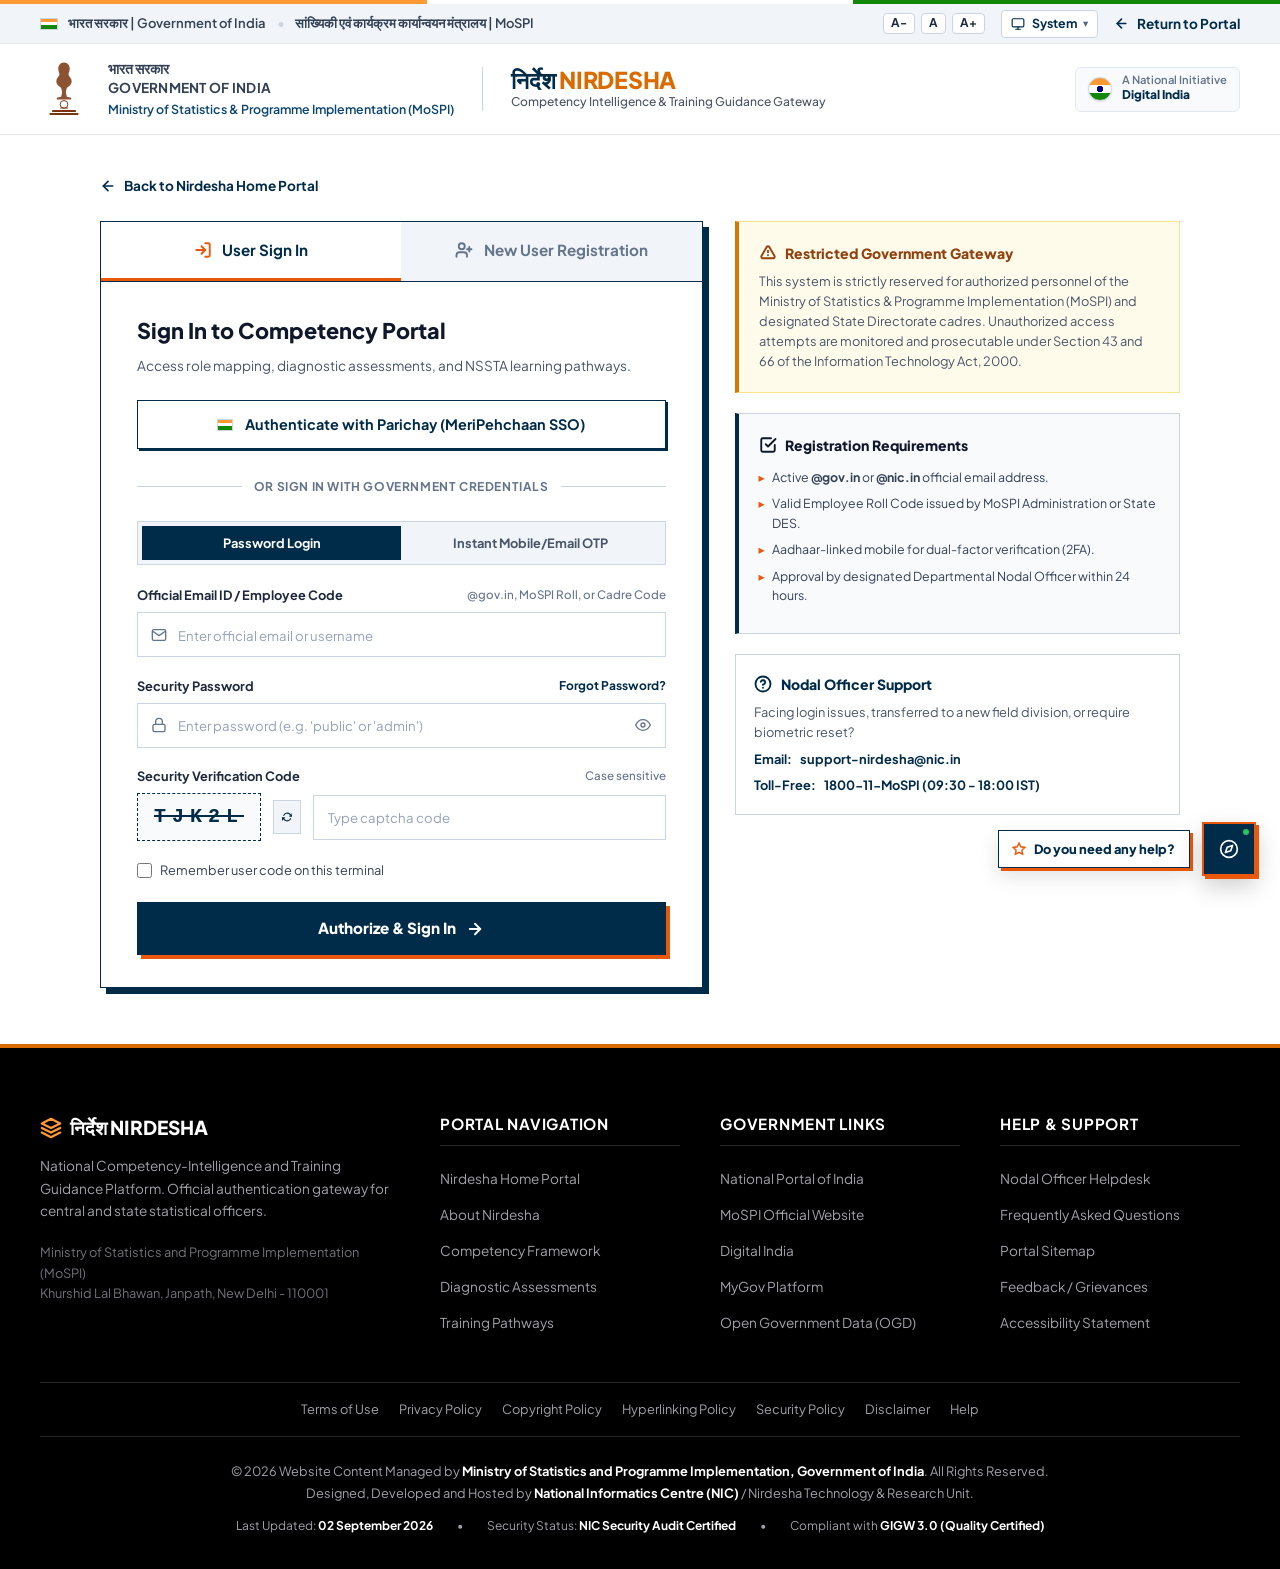
<file: login.html>
<!DOCTYPE html>
<html lang="en" data-theme="system">
<head>
  <meta charset="UTF-8">
  <meta name="viewport" content="width=device-width, initial-scale=1.0">
  
  <!-- Clean Semantic URL Normalizer -->
  <script>
    (function() {
      try {
        if (window.location.protocol !== 'file:') {
          var base = document.createElement('base');
          base.href = '/';
          document.head.appendChild(base);
          if (window.location.pathname.endsWith('login.html')) {
            window.history.replaceState(null, '', '/login' + window.location.hash);
          }
        }
      } catch (e) {}
    })();
  </script>

  <title>Officer Authentication & Registration — Nirdesha Portal | MoSPI, Government of India</title>
  <meta name="description" content="Official authentication gateway for the Nirdesha Competency Intelligence Platform. Single Sign-On and cadre registration for central and state statistical officers.">

  <!-- Google Fonts: Plus Jakarta Sans -->
  <link rel="preconnect" href="https://fonts.googleapis.com">
  <link rel="preconnect" href="https://fonts.gstatic.com" crossorigin>
  <link href="https://fonts.googleapis.com/css2?family=Plus+Jakarta+Sans:wght@400;500;600;700;800&display=swap" rel="stylesheet">

  <!-- Core & Auth Stylesheets -->
  <link rel="stylesheet" href="css/style.css">
  <link rel="stylesheet" href="css/auth.css">
  <link rel="stylesheet" href="css/ai-companion.css">
  <!-- KaTeX Math Rendering & Nirdesha AI Visual Formatter -->
  <link rel="stylesheet" href="vendor/katex/katex.min.css">
  <script src="vendor/katex/katex.min.js"></script>
  <script src="js/ai-formatter.js"></script>
</head>
<body>

  <!-- National Tricolor Ribbon -->
  <div class="tricolor-ribbon" aria-hidden="true"></div>

  <!-- ==========================================================================
       1. TOP ACCESSIBILITY & UTILITY BAR (GIGW MANDATE)
       ========================================================================== -->
  <div class="top-bar">
    <div class="container top-bar-inner">
      <div class="top-bar-left">
        <div class="top-flag-icon" title="Indian National Flag" aria-hidden="true">
          <span></span>
          <span></span>
          <span></span>
        </div>
        <span>भारत सरकार | Government of India</span>
        <span style="color: #cbd5e1;">•</span>
        <span>सांख्यिकी एवं कार्यक्रम कार्यान्वयन मंत्रालय | MoSPI</span>
      </div>

      <div class="top-bar-right">
        <!-- Accessibility Controls -->
        <div class="top-util-group" aria-label="Text size and accessibility controls">
          <button class="top-util-btn" id="font-decrease" title="Decrease font size">A-</button>
          <button class="top-util-btn" id="font-reset" title="Standard font size">A</button>
          <button class="top-util-btn" id="font-increase" title="Increase font size">A+</button>
        </div>

        <!-- Theme Mode Dropdown (Hover Activated: Dark / Bright / System) -->
        <div class="top-theme-wrapper notranslate" id="theme-menu-wrapper" translate="no">
          <button class="top-theme-btn notranslate" id="theme-btn" aria-haspopup="true" aria-expanded="false" title="Theme (Dark / Bright / System)">
            <span class="theme-icon-indicator" id="theme-active-icon" aria-hidden="true">
              <svg width="14" height="14" viewBox="0 0 24 24" fill="none" stroke="currentColor" stroke-width="2" stroke-linecap="round" stroke-linejoin="round"><rect x="2" y="3" width="20" height="14" rx="2"/><line x1="8" y1="21" x2="16" y2="21"/><line x1="12" y1="17" x2="12" y2="21"/></svg>
            </span>
            <span class="theme-btn-label" id="theme-active-label">System</span>
            <span class="theme-caret" aria-hidden="true">▾</span>
          </button>
          <div class="top-theme-menu notranslate" id="theme-dropdown-menu" role="menu" aria-label="Select website theme">
            <button class="theme-option-btn active" data-theme-mode="system" role="menuitem">
              <svg width="14" height="14" viewBox="0 0 24 24" fill="none" stroke="currentColor" stroke-width="2" stroke-linecap="round" stroke-linejoin="round"><rect x="2" y="3" width="20" height="14" rx="2"/><line x1="8" y1="21" x2="16" y2="21"/><line x1="12" y1="17" x2="12" y2="21"/></svg>
              <span>System</span>
              <span class="theme-check-icon">✓</span>
            </button>
            <button class="theme-option-btn" data-theme-mode="light" role="menuitem">
              <svg width="14" height="14" viewBox="0 0 24 24" fill="none" stroke="currentColor" stroke-width="2" stroke-linecap="round" stroke-linejoin="round"><circle cx="12" cy="12" r="5"/><line x1="12" y1="1" x2="12" y2="3"/><line x1="12" y1="21" x2="12" y2="23"/><line x1="4.22" y1="4.22" x2="5.64" y2="5.64"/><line x1="18.36" y1="18.36" x2="19.78" y2="19.78"/><line x1="1" y1="12" x2="3" y2="12"/><line x1="21" y1="12" x2="23" y2="12"/><line x1="4.22" y1="19.78" x2="5.64" y2="18.36"/><line x1="18.36" y1="5.64" x2="19.78" y2="4.22"/></svg>
              <span>Bright</span>
              <span class="theme-check-icon">✓</span>
            </button>
            <button class="theme-option-btn" data-theme-mode="dark" role="menuitem">
              <svg width="14" height="14" viewBox="0 0 24 24" fill="none" stroke="currentColor" stroke-width="2" stroke-linecap="round" stroke-linejoin="round"><path d="M21 12.79A9 9 0 1 1 11.21 3 7 7 0 0 0 21 12.79z"/></svg>
              <span>Dark</span>
              <span class="theme-check-icon">✓</span>
            </button>
          </div>
        </div>

        <a href="main.html" class="auth-nav-back" style="margin-bottom: 0;">
          <svg width="15" height="15" viewBox="0 0 24 24" fill="none" stroke="currentColor" stroke-width="2.5" stroke-linecap="round" stroke-linejoin="round"><line x1="19" y1="12" x2="5" y2="12"></line><polyline points="12 19 5 12 12 5"></polyline></svg>
          <span>Return to Portal</span>
        </a>
      </div>
    </div>
  </div>

  <!-- ==========================================================================
       2. MAIN GOVERNMENT BRANDING HEADER
       ========================================================================== -->
  <header class="main-header">
    <div class="container header-inner">
      <div class="brand-section">
        <!-- State Emblem Representation -->
        <div class="emblem-wrapper" title="State Emblem of India">
          <svg class="emblem-icon" viewBox="0 0 100 120" fill="currentColor" aria-hidden="true">
            <path d="M50,5 C42,5 38,12 38,18 C38,24 42,28 40,32 C38,36 34,38 34,44 C34,50 38,54 42,56 C44,57 46,62 46,68 L44,76 L35,78 L35,82 L65,82 L65,78 L56,76 L54,68 C54,62 56,57 58,56 C62,54 66,50 66,44 C66,38 62,36 60,32 C58,28 62,24 62,18 C62,12 58,5 50,5 Z" opacity="0.85"/>
            <circle cx="50" cy="92" r="8" fill="none" stroke="currentColor" stroke-width="2"/>
            <rect x="25" y="104" width="50" height="4" rx="1"/>
            <rect x="20" y="110" width="60" height="4" rx="1"/>
            <text x="50" y="101" font-size="5" text-anchor="middle" font-family="serif" font-weight="bold">सत्यमेव जयते</text>
          </svg>
        </div>

        <!-- Ministry Titles -->
        <div class="brand-titles">
          <span class="gov-title-hi">भारत सरकार</span>
          <span class="gov-title-en">Government of India</span>
          <span class="ministry-title">Ministry of Statistics & Programme Implementation (MoSPI)</span>
        </div>

        <div class="brand-divider" aria-hidden="true"></div>

        <div class="portal-title-group">
          <div class="portal-name">निर्देश <span>NIRDESHA</span></div>
          <div class="portal-tagline">Competency Intelligence & Training Guidance Gateway</div>
        </div>
      </div>

      <!-- Right Initiative Badge with non-shrinking flag -->
      <div class="header-right">
        <div class="gov-badge-box" title="Digital India Initiative">
          <div class="badge-flag-circle"></div>
          <div>
            <div style="font-size: 0.7rem; color: #64748b; line-height: 1;">A National Initiative</div>
            <div style="color: var(--gov-navy); font-weight: 800;">Digital India</div>
          </div>
        </div>
      </div>
    </div>
  </header>

  <!-- ==========================================================================
       3. AUTHENTICATION / REGISTRATION INTERFACE
       ========================================================================== -->
  <main class="auth-page-wrapper">
    <div class="auth-container">

      <!-- Breadcrumb Link Back -->
      <a href="main.html" class="auth-nav-back">
        <svg width="16" height="16" viewBox="0 0 24 24" fill="none" stroke="currentColor" stroke-width="2.5" stroke-linecap="round" stroke-linejoin="round"><line x1="19" y1="12" x2="5" y2="12"></line><polyline points="12 19 5 12 12 5"></polyline></svg>
        <span>Back to Nirdesha Home Portal</span>
      </a>

      <!-- Status Alert Box -->
      <div class="auth-alert" id="auth-alert" role="alert"></div>

      <!-- Two-Column Grid -->
      <div class="auth-layout-grid">
        
        <!-- Left: Interactive Form Card -->
        <div class="auth-main-card">
          <!-- Navigation Tabs -->
          <div class="auth-tabs-nav" role="tablist">
            <button class="auth-tab-btn active" id="tab-login" role="tab" aria-selected="true" aria-controls="panel-login">
              <span class="auth-tab-icon">
                <svg width="18" height="18" viewBox="0 0 24 24" fill="none" stroke="currentColor" stroke-width="2.5" stroke-linecap="round" stroke-linejoin="round"><path d="M15 3h4a2 2 0 0 1 2 2v14a2 2 0 0 1-2 2h-4"></path><polyline points="10 17 15 12 10 7"></polyline><line x1="15" y1="12" x2="3" y2="12"></line></svg>
              </span>
              <span>User Sign In</span>
            </button>
            <button class="auth-tab-btn" id="tab-register" role="tab" aria-selected="false" aria-controls="panel-register">
              <span class="auth-tab-icon">
                <svg width="18" height="18" viewBox="0 0 24 24" fill="none" stroke="currentColor" stroke-width="2.5" stroke-linecap="round" stroke-linejoin="round"><path d="M16 21v-2a4 4 0 0 0-4-4H6a4 4 0 0 0-4 4v2"></path><circle cx="9" cy="7" r="4"></circle><line x1="19" y1="8" x2="19" y2="14"></line><line x1="22" y1="11" x2="16" y2="11"></line></svg>
              </span>
              <span>New User Registration</span>
            </button>
          </div>

          <div class="auth-card-body">

            <!-- TAB 1: USER SIGN IN PANEL -->
            <div class="auth-panel active" id="panel-login" role="tabpanel" aria-labelledby="tab-login">
              <div class="auth-panel-heading">
                <h2 class="auth-panel-title">Sign In to Competency Portal</h2>
                <p class="auth-panel-subtitle">Access role mapping, diagnostic assessments, and NSSTA learning pathways.</p>
              </div>

              <!-- Government SSO Quick Access -->
              <div class="sso-section">
                <button type="button" class="sso-btn-parichay" title="Authenticate with Government Single Sign-On (MeriPehchaan / Parichay)">
                  <div class="sso-badge-tricolor">
                    <span></span><span></span><span></span>
                  </div>
                  <span>Authenticate with Parichay (MeriPehchaan SSO)</span>
                </button>
              </div>

              <div class="auth-divider">
                <span>OR SIGN IN WITH GOVERNMENT CREDENTIALS</span>
              </div>

              <!-- Login Mode Selector: Password vs OTP -->
              <div class="auth-mode-toggle" role="group" aria-label="Sign in method">
                <button type="button" class="auth-mode-btn active" id="mode-password-btn">Password Login</button>
                <button type="button" class="auth-mode-btn" id="mode-otp-btn">Instant Mobile/Email OTP</button>
              </div>

              <form id="form-officer-login" novalidate>
                <!-- Identifier Input -->
                <div class="form-group-gov">
                  <label for="login-identifier" class="form-label-gov">
                    <span>Official Email ID / Employee Code</span>
                    <span style="font-weight: 500; font-size: 0.725rem; color: #64748b;">@gov.in, MoSPI Roll, or Cadre Code</span>
                  </label>
                  <div class="form-input-wrap">
                    <span class="form-input-icon">
                      <svg width="16" height="16" viewBox="0 0 24 24" fill="none" stroke="currentColor" stroke-width="2"><path d="M4 4h16c1.1 0 2 .9 2 2v12c0 1.1-.9 2-2 2H4c-1.1 0-2-.9-2-2V6c0-1.1.9-2 2-2z"></path><polyline points="22,6 12,13 2,6"></polyline></svg>
                    </span>
                    <input type="text" id="login-identifier" class="form-input-gov" placeholder="Enter official email or username" required autocomplete="username">
                  </div>
                </div>

                <!-- Password Field Group -->
                <div class="form-group-gov" id="field-group-password">
                  <label for="login-password" class="form-label-gov">
                    <span>Security Password</span>
                    <a href="#forgot" class="form-link-gov" style="font-size: 0.75rem;">Forgot Password?</a>
                  </label>
                  <div class="form-input-wrap">
                    <span class="form-input-icon">
                      <svg width="16" height="16" viewBox="0 0 24 24" fill="none" stroke="currentColor" stroke-width="2"><rect x="3" y="11" width="18" height="11" rx="2" ry="2"></rect><path d="M7 11V7a5 5 0 0 1 10 0v4"></path></svg>
                    </span>
                    <input type="password" id="login-password" class="form-input-gov" placeholder="Enter password (e.g. 'public' or 'admin')" autocomplete="current-password">
                    <button type="button" class="form-input-toggle-btn" data-toggle-target="login-password" aria-label="Toggle password visibility">
                      <svg width="16" height="16" viewBox="0 0 24 24" fill="none" stroke="currentColor" stroke-width="2"><path d="M1 12s4-8 11-8 11 8 11 8-4 8-11 8-11-8-11-8z"></path><circle cx="12" cy="12" r="3"></circle></svg>
                    </button>
                  </div>
                </div>

                <!-- OTP Field Group (Initially Hidden) -->
                <div class="form-group-gov" id="field-group-otp" style="display: none;">
                  <label for="login-otp" class="form-label-gov">
                    <span>6-Digit Security OTP</span>
                    <span style="font-weight: 500; font-size: 0.725rem; color: #64748b;">Sent to registered mobile</span>
                  </label>
                  <div class="form-input-wrap">
                    <span class="form-input-icon">
                      <svg width="16" height="16" viewBox="0 0 24 24" fill="none" stroke="currentColor" stroke-width="2"><rect x="5" y="2" width="14" height="20" rx="2" ry="2"></rect><line x1="12" y1="18" x2="12.01" y2="18"></line></svg>
                    </span>
                    <input type="text" id="login-otp" class="form-input-gov" placeholder="Enter 6-digit numeric OTP" maxlength="6" pattern="[0-9]{6}">
                  </div>
                </div>

                <!-- Security Captcha -->
                <div class="form-group-gov">
                  <label class="form-label-gov">
                    <span>Security Verification Code</span>
                    <span style="font-weight: 500; font-size: 0.725rem; color: #64748b;">Case sensitive</span>
                  </label>
                  <div class="captcha-row">
                    <div class="captcha-display notranslate" id="captcha-code" translate="no">T8K4Z</div>
                    <button type="button" class="captcha-refresh-btn" id="captcha-refresh" title="Generate new security code" aria-label="Refresh Captcha">
                      <svg width="16" height="16" viewBox="0 0 24 24" fill="none" stroke="currentColor" stroke-width="2.5"><polyline points="23 4 23 10 17 10"></polyline><polyline points="1 20 1 14 7 14"></polyline><path d="M3.51 9a9 9 0 0 1 14.85-3.36L23 10M1 14l4.64 4.36A9 9 0 0 0 20.49 15"></path></svg>
                    </button>
                    <input type="text" id="login-captcha" class="form-input-gov" style="padding-left: 0.85rem;" placeholder="Type captcha code" maxlength="6">
                  </div>
                </div>

                <!-- Form Options: Remember Me -->
                <div class="form-options-row">
                  <label class="checkbox-label-gov">
                    <input type="checkbox" id="remember-me">
                    <span>Remember user code on this terminal</span>
                  </label>
                </div>

                <!-- Submit Button -->
                <button type="submit" class="btn-auth-submit" id="btn-login-submit">
                  <span id="login-submit-text">Authorize & Sign In</span>
                  <svg width="18" height="18" viewBox="0 0 24 24" fill="none" stroke="currentColor" stroke-width="2.5" stroke-linecap="round" stroke-linejoin="round"><line x1="5" y1="12" x2="19" y2="12"></line><polyline points="12 5 19 12 12 19"></polyline></svg>
                </button>
              </form>
            </div>

            <!-- TAB 2: NEW USER REGISTRATION PANEL -->
            <div class="auth-panel" id="panel-register" role="tabpanel" aria-labelledby="tab-register">
              <div class="auth-panel-heading">
                <h2 class="auth-panel-title">Register Competency Profile</h2>
                <p class="auth-panel-subtitle">Mandatory enrollment for public statistical personnel and central cadres.</p>
              </div>

              <!-- OPTION A: DOCUMENT DROP AI EXTRACTION PIPELINE -->
              <div style="font-size: 0.775rem; font-weight: 800; color: #ea580c; text-transform: uppercase; letter-spacing: 0.05em; margin-bottom: 0.65rem;">
                Option 1: Auto-Fill via Document Extraction (PDF Resume / Service Record)
              </div>
              <div class="doc-drop-zone" id="auth-pdf-drop-zone" style="margin-bottom: 1rem;">
                <input type="file" id="auth-pdf-input" accept="application/pdf" style="display:none;">
                <div class="doc-drop-icon">
                  <svg width="26" height="26" viewBox="0 0 24 24" fill="none" stroke="#ea580c" stroke-width="2"><path d="M14 2H6a2 2 0 0 0-2 2v16a2 2 0 0 0 2 2h12a2 2 0 0 0 2-2V8z"></path><polyline points="14 2 14 8 20 8"></polyline><line x1="12" y1="18" x2="12" y2="12"></line><line x1="9" y1="15" x2="12" y2="12"></line><line x1="15" y1="15" x2="12" y2="12"></line></svg>
                </div>
                <div class="doc-drop-content">
                  <div class="doc-drop-title"> Instant AI Credential Fetch</div>
                  <div class="doc-drop-sub">Drag & drop PDF resume here, or <span class="doc-drop-link" id="auth-pdf-browse">browse file</span> to auto-fill registration fields below.</div>
                </div>
              </div>

              <!-- Shimmering Loading State -->
              <div class="shimmer-container" id="auth-pdf-shimmer" style="display:none; margin-bottom: 1rem;">
                <div class="shimmer-title-row">
                  <span class="status-dot-pulse"></span>
                  <span id="auth-shimmer-status-text"> Initializing MoSPI AI Document Extraction Engine...</span>
                </div>
                <div class="shimmer-block shimmer-bar"></div>
                <div class="shimmer-block shimmer-bar" style="width: 75%;"></div>
              </div>

              <div class="auth-divider" style="margin-block: 1.25rem;">
                <span>OR OPTION 2: MANUALLY FILL IN REGISTRATION DETAILS</span>
              </div>

              <form id="form-officer-register" novalidate>
                <!-- Row 1: Full Name & Official Email -->
                <div class="form-row-2col">
                  <div class="form-group-gov">
                    <label for="reg-fullname" class="form-label-gov">Official Full Name</label>
                    <div class="form-input-wrap">
                      <span class="form-input-icon">
                        <svg width="16" height="16" viewBox="0 0 24 24" fill="none" stroke="currentColor" stroke-width="2"><path d="M20 21v-2a4 4 0 0 0-4-4H8a4 4 0 0 0-4 4v2"></path><circle cx="12" cy="7" r="4"></circle></svg>
                      </span>
                      <input type="text" id="reg-fullname" class="form-input-gov" placeholder="As per service record" required>
                    </div>
                  </div>

                  <div class="form-group-gov">
                    <label for="reg-email" class="form-label-gov">Official Email ID (@gov.in / @nic.in)</label>
                    <div class="form-input-wrap">
                      <span class="form-input-icon">
                        <svg width="16" height="16" viewBox="0 0 24 24" fill="none" stroke="currentColor" stroke-width="2"><path d="M4 4h16c1.1 0 2 .9 2 2v12c0 1.1-.9 2-2 2H4c-1.1 0-2-.9-2-2V6c0-1.1.9-2 2-2z"></path><polyline points="22,6 12,13 2,6"></polyline></svg>
                      </span>
                      <input type="email" id="reg-email" class="form-input-gov" placeholder="officer@nic.in or @mospi.gov.in" required>
                    </div>
                  </div>
                </div>

                <!-- Row 2: Cadre Stream & Employee ID -->
                <div class="form-row-2col">
                  <div class="form-group-gov">
                    <label for="reg-cadre" class="form-label-gov">Cadre / Service Designation</label>
                    <div class="form-input-wrap">
                      <span class="form-input-icon">
                        <svg width="16" height="16" viewBox="0 0 24 24" fill="none" stroke="currentColor" stroke-width="2"><path d="M22 19a2 2 0 0 1-2 2H4a2 2 0 0 1-2-2V5a2 2 0 0 1 2-2h5l2 3h9a2 2 0 0 1 2 2z"></path></svg>
                      </span>
                      <select id="reg-cadre" class="form-select-gov" required>
                        <option value="" disabled selected>Select official cadre</option>
                        <option value="ISS">Indian Statistical Service (ISS)</option>
                        <option value="SSS">Subordinate Statistical Service (SSS)</option>
                        <option value="MoSPI_HQ">MoSPI Ministry HQ (Administrative)</option>
                        <option value="FOD">Field Operations Division (NSSO / FOD)</option>
                        <option value="SDRD">Survey Design & Research Division (SDRD)</option>
                        <option value="STATE_DES">State Directorate of Economics & Statistics</option>
                        <option value="NSSTA">NSSTA Academy Faculty / Researcher</option>
                      </select>
                    </div>
                  </div>

                  <div class="form-group-gov">
                    <label for="reg-empcode" class="form-label-gov">Employee / Officer Code</label>
                    <div class="form-input-wrap">
                      <span class="form-input-icon">
                        <svg width="16" height="16" viewBox="0 0 24 24" fill="none" stroke="currentColor" stroke-width="2"><rect x="3" y="4" width="18" height="16" rx="2"></rect><line x1="7" y1="8" x2="17" y2="8"></line><line x1="7" y1="12" x2="17" y2="12"></line><line x1="7" y1="16" x2="12" y2="16"></line></svg>
                      </span>
                      <input type="text" id="reg-empcode" class="form-input-gov" placeholder="e.g. SSS-2024-8891" required>
                    </div>
                  </div>
                </div>

                <!-- Row 3: Department / Office & Mobile -->
                <div class="form-row-2col">
                  <div class="form-group-gov">
                    <label for="reg-office" class="form-label-gov">Department / Directorate Posting</label>
                    <div class="form-input-wrap">
                      <span class="form-input-icon">
                        <svg width="16" height="16" viewBox="0 0 24 24" fill="none" stroke="currentColor" stroke-width="2"><path d="M3 9l9-7 9 7v11a2 2 0 0 1-2 2H5a2 2 0 0 1-2-2z"></path></svg>
                      </span>
                      <input type="text" id="reg-office" class="form-input-gov" placeholder="e.g. NSSO Regional Office, Jaipur" required>
                    </div>
                  </div>

                  <div class="form-group-gov">
                    <label for="reg-mobile" class="form-label-gov">Aadhaar-Linked Official Mobile</label>
                    <div class="form-input-wrap">
                      <span class="form-input-icon">
                        <svg width="16" height="16" viewBox="0 0 24 24" fill="none" stroke="currentColor" stroke-width="2"><rect x="5" y="2" width="14" height="20" rx="2"></rect><line x1="12" y1="18" x2="12.01" y2="18"></line></svg>
                      </span>
                      <input type="tel" id="reg-mobile" class="form-input-gov" placeholder="10-digit mobile number" maxlength="10" required>
                    </div>
                  </div>
                </div>

                <!-- Row 4: Password & Confirm -->
                <div class="form-row-2col">
                  <div class="form-group-gov">
                    <label for="reg-password" class="form-label-gov">Security Password</label>
                    <div class="form-input-wrap">
                      <span class="form-input-icon">
                        <svg width="16" height="16" viewBox="0 0 24 24" fill="none" stroke="currentColor" stroke-width="2"><rect x="3" y="11" width="18" height="11" rx="2"></rect><path d="M7 11V7a5 5 0 0 1 10 0v4"></path></svg>
                      </span>
                      <input type="password" id="reg-password" class="form-input-gov" placeholder="Min. 8 chars, 1 capital & special" required autocomplete="new-password">
                      <button type="button" class="form-input-toggle-btn" data-toggle-target="reg-password" aria-label="Toggle password visibility">
                        <svg width="16" height="16" viewBox="0 0 24 24" fill="none" stroke="currentColor" stroke-width="2"><path d="M1 12s4-8 11-8 11 8 11 8-4 8-11 8-11-8-11-8z"></path><circle cx="12" cy="12" r="3"></circle></svg>
                      </button>
                    </div>
                  </div>

                  <div class="form-group-gov">
                    <label for="reg-password-confirm" class="form-label-gov">Confirm Security Password</label>
                    <div class="form-input-wrap">
                      <span class="form-input-icon">
                        <svg width="16" height="16" viewBox="0 0 24 24" fill="none" stroke="currentColor" stroke-width="2"><path d="M22 11.08V12a10 10 0 1 1-5.93-9.14"></path><polyline points="22 4 12 14.01 9 11.01"></polyline></svg>
                      </span>
                      <input type="password" id="reg-password-confirm" class="form-input-gov" placeholder="Re-enter password" required autocomplete="new-password">
                    </div>
                  </div>
                </div>

                <!-- Statutory Compliance Checkbox -->
                <div class="form-group-gov" style="margin-top: 0.5rem; margin-bottom: 1.5rem;">
                  <label class="checkbox-label-gov" style="align-items: flex-start;">
                    <input type="checkbox" id="reg-consent" required style="margin-top: 3px;">
                    <span style="font-size: 0.775rem; line-height: 1.45;">
                      I declare that I am an authorized government statistical officer. I agree to abide by the provisions of the <strong>Official Secrets Act, 1923</strong> and the <strong>Digital Personal Data Protection Act, 2023</strong> regarding confidentiality of assessment data.
                    </span>
                  </label>
                </div>

                <!-- Registration Submit Button -->
                <button type="submit" class="btn-auth-submit">
                  <span>Submit Officer Registration for Nodal Approval</span>
                  <svg width="18" height="18" viewBox="0 0 24 24" fill="none" stroke="currentColor" stroke-width="2.5" stroke-linecap="round" stroke-linejoin="round"><line x1="5" y1="12" x2="19" y2="12"></line><polyline points="12 5 19 12 12 19"></polyline></svg>
                </button>
              </form>
            </div>

          </div>
        </div>

        <!-- Right: Official Advisory & Support Column -->
        <div class="auth-side-panel">
          
          <!-- Official Warning Card -->
          <div class="auth-info-card warning-style">
            <div class="auth-info-header" style="color: #92400e;">
              <svg width="18" height="18" viewBox="0 0 24 24" fill="none" stroke="currentColor" stroke-width="2.5" stroke-linecap="round" stroke-linejoin="round"><path d="M12 9v2m0 4h.01m-6.938 4h13.856c1.54 0 2.502-1.667 1.732-3L13.732 4c-.77-1.333-2.694-1.333-3.464 0L3.34 16c-.77 1.333.192 3 1.732 3z"></path></svg>
              <span>Restricted Government Gateway</span>
            </div>
            <p class="auth-info-text">
              This system is strictly reserved for authorized personnel of the Ministry of Statistics & Programme Implementation (MoSPI) and designated State Directorate cadres. Unauthorized access attempts are monitored and prosecutable under Section 43 and 66 of the Information Technology Act, 2000.
            </p>
          </div>

          <!-- Registration Prerequisites Card -->
          <div class="auth-info-card">
            <div class="auth-info-header">
              <svg width="18" height="18" viewBox="0 0 24 24" fill="none" stroke="currentColor" stroke-width="2.5" stroke-linecap="round" stroke-linejoin="round"><polyline points="9 11 12 14 22 4"></polyline><path d="M21 12v7a2 2 0 0 1-2 2H5a2 2 0 0 1-2-2V5a2 2 0 0 1 2-2h11"></path></svg>
              <span>Registration Requirements</span>
            </div>
            <ul class="auth-checklist">
              <li>
                <span class="bullet">▸</span>
                <span>Active <strong>@gov.in</strong> or <strong>@nic.in</strong> official email address.</span>
              </li>
              <li>
                <span class="bullet">▸</span>
                <span>Valid Employee Roll Code issued by MoSPI Administration or State DES.</span>
              </li>
              <li>
                <span class="bullet">▸</span>
                <span>Aadhaar-linked mobile for dual-factor verification (2FA).</span>
              </li>
              <li>
                <span class="bullet">▸</span>
                <span>Approval by designated Departmental Nodal Officer within 24 hours.</span>
              </li>
            </ul>
          </div>

          <!-- Helpdesk Assistance Card -->
          <div class="auth-helpdesk-card">
            <div class="auth-info-header" style="color: var(--gov-navy);">
              <svg width="18" height="18" viewBox="0 0 24 24" fill="none" stroke="currentColor" stroke-width="2.5" stroke-linecap="round" stroke-linejoin="round"><circle cx="12" cy="12" r="10"></circle><path d="M9.09 9a3 3 0 0 1 5.83 1c0 2-3 3-3 3"></path><line x1="12" y1="17" x2="12.01" y2="17"></line></svg>
              <span>Nodal Officer Support</span>
            </div>
            <p class="auth-info-text">
              Facing login issues, transferred to a new field division, or require biometric reset?
            </p>
            <div class="helpdesk-item">
              <span> Email:</span>
              <a href="mailto:support-nirdesha@nic.in" class="form-link-gov">support-nirdesha@nic.in</a>
            </div>
            <div class="helpdesk-item">
              <span> Toll-Free:</span>
              <span>1800-11-MoSPI (09:30 - 18:00 IST)</span>
            </div>
          </div>

        </div>

      </div>

    </div>
  </main>

  <!-- ==========================================================================
       4. STRICTLY BLACK FOOTER (GOVERNMENT MANDATE)
       ========================================================================== -->
  <footer class="footer-gov" role="contentinfo">
    <div class="container">
      <div class="footer-top-grid">
        <!-- Brand & Description -->
        <div>
          <div class="footer-brand-title">
            <svg width="22" height="22" viewBox="0 0 24 24" fill="none" stroke="var(--gov-saffron)" stroke-width="2.5" stroke-linecap="round" stroke-linejoin="round">
              <polygon points="12 2 2 7 12 12 22 7 12 2"></polygon>
              <polyline points="2 17 12 22 22 17"></polyline>
              <polyline points="2 12 12 17 22 12"></polyline>
            </svg>
            <span>निर्देश NIRDESHA</span>
          </div>
          <p class="footer-brand-text">
            National Competency-Intelligence and Training Guidance Platform. Official authentication gateway for central and state statistical officers.
          </p>
          <p style="font-size: 0.8rem; color: #71717a;">
            Ministry of Statistics and Programme Implementation (MoSPI)<br>
            Khurshid Lal Bhawan, Janpath, New Delhi - 110001
          </p>
        </div>

        <!-- Navigation Links -->
        <div>
          <h4 class="footer-col-title">Portal Navigation</h4>
          <ul class="footer-links">
            <li><a href="main.html" class="footer-link">Nirdesha Home Portal</a></li>
            <li><a href="main.html#about" class="footer-link">About Nirdesha</a></li>
            <li><a href="main.html#framework" class="footer-link">Competency Framework</a></li>
            <li><a href="main.html#assessments" class="footer-link">Diagnostic Assessments</a></li>
            <li><a href="main.html#training" class="footer-link">Training Pathways</a></li>
          </ul>
        </div>

        <!-- External Government Portals -->
        <div>
          <h4 class="footer-col-title">Government Links</h4>
          <ul class="footer-links">
            <li><a href="https://india.gov.in" target="_blank" rel="noopener" class="footer-link">National Portal of India</a></li>
            <li><a href="https://mospi.gov.in" target="_blank" rel="noopener" class="footer-link">MoSPI Official Website</a></li>
            <li><a href="https://digitalindia.gov.in" target="_blank" rel="noopener" class="footer-link">Digital India</a></li>
            <li><a href="https://mygov.in" target="_blank" rel="noopener" class="footer-link">MyGov Platform</a></li>
            <li><a href="https://data.gov.in" target="_blank" rel="noopener" class="footer-link">Open Government Data (OGD)</a></li>
          </ul>
        </div>

        <!-- Help & Information -->
        <div>
          <h4 class="footer-col-title">Help & Support</h4>
          <ul class="footer-links">
            <li><a href="mailto:support-nirdesha@nic.in" class="footer-link">Nodal Officer Helpdesk</a></li>
            <li><a href="main.html#faq" class="footer-link">Frequently Asked Questions</a></li>
            <li><a href="main.html#sitemap" class="footer-link">Portal Sitemap</a></li>
            <li><a href="main.html#feedback" class="footer-link">Feedback / Grievances</a></li>
            <li><a href="main.html#disclaimer" class="footer-link">Accessibility Statement</a></li>
          </ul>
        </div>
      </div>

      <!-- Mandatory GIGW Government Policies Ribbon -->
      <div class="footer-policies-bar">
        <ul class="policies-list">
          <li><a href="main.html#terms">Terms of Use</a></li>
          <li><a href="main.html#privacy">Privacy Policy</a></li>
          <li><a href="main.html#copyright">Copyright Policy</a></li>
          <li><a href="main.html#hyperlink">Hyperlinking Policy</a></li>
          <li><a href="main.html#security">Security Policy</a></li>
          <li><a href="main.html#disclaimer">Disclaimer</a></li>
          <li><a href="main.html#help">Help</a></li>
        </ul>
      </div>

      <!-- Mandatory NIC & Government Attribution in Solid Black Container -->
      <div class="footer-bottom">
        <p>
          © 2026 Website Content Managed by <strong>Ministry of Statistics and Programme Implementation, Government of India</strong>. All Rights Reserved.
        </p>
        <p>
          Designed, Developed and Hosted by <strong>National Informatics Centre (NIC)</strong> / Nirdesha Technology & Research Unit.
        </p>
        <div class="footer-meta-info">
          <span>Last Updated: <strong>02 September 2026</strong></span>
          <span>•</span>
          <span>Security Status: <strong>NIC Security Audit Certified</strong></span>
          <span>•</span>
          <span>Compliant with <strong>GIGW 3.0 (Quality Certified)</strong></span>
        </div>
      </div>
    </div>
  </footer>

  <!-- Authentication Script -->
  <script src="js/auth.js"></script>
  <script src="js/ai-companion.js" defer></script>
</body>
</html>
</file>
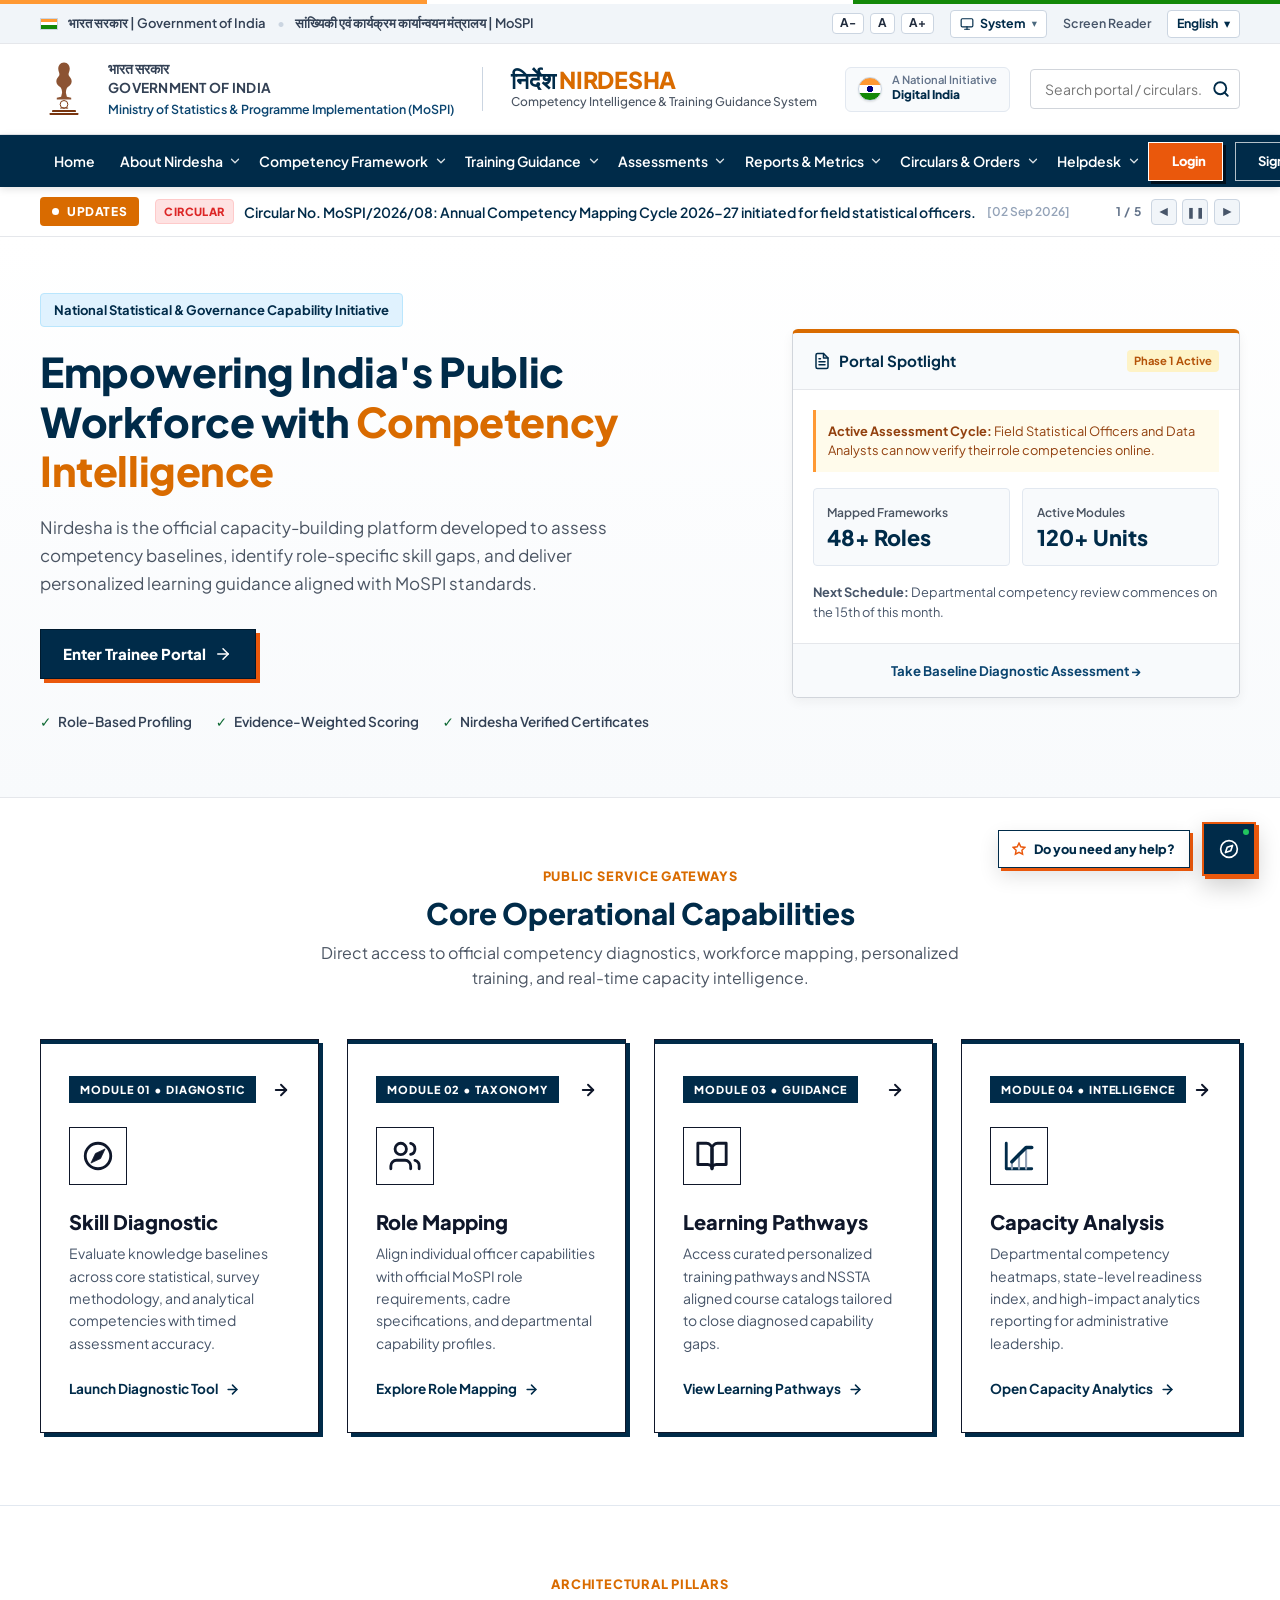
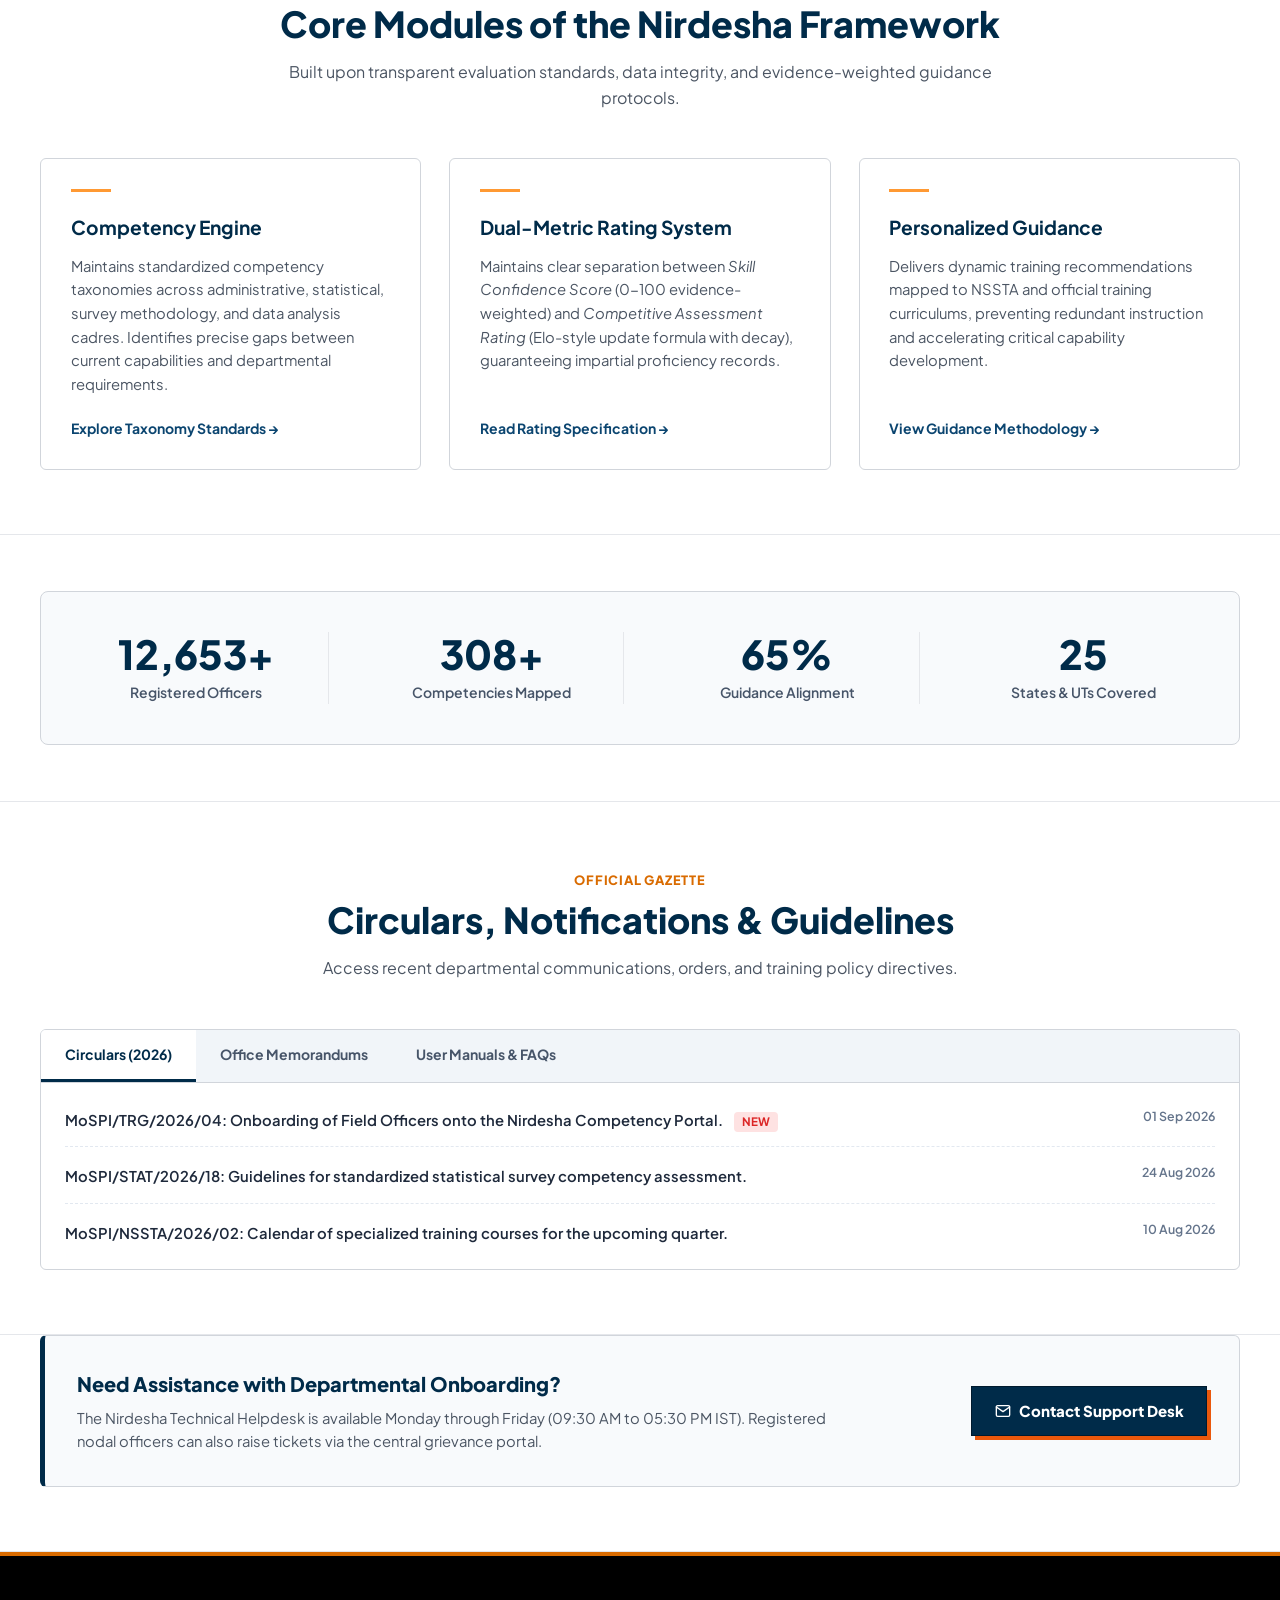
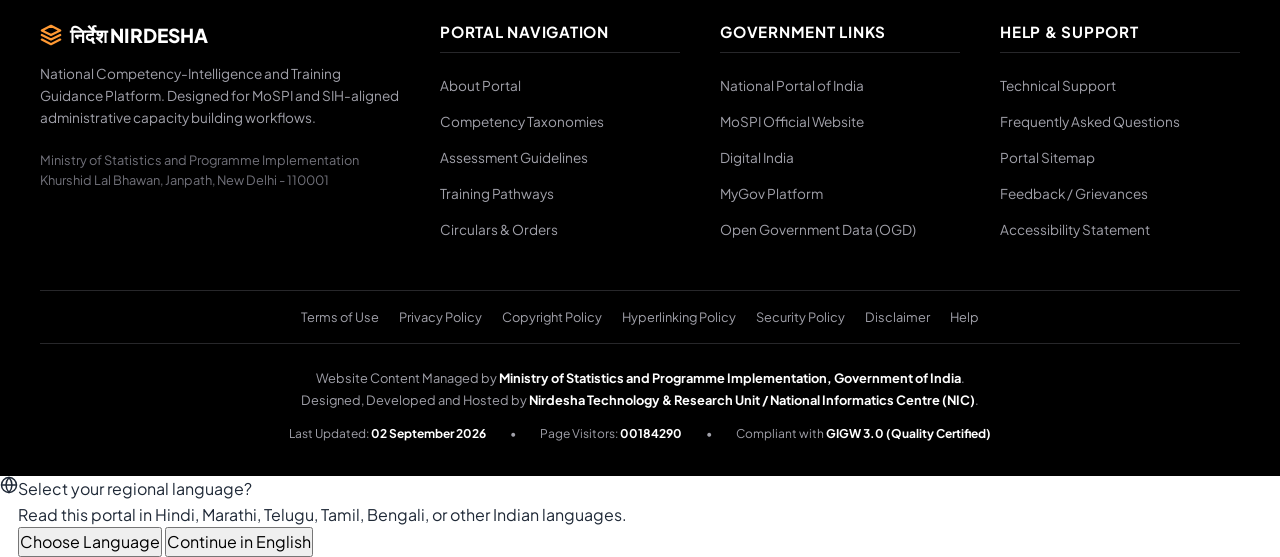
<file: main.html>
<!DOCTYPE html>
<html lang="en">
<head>
  <meta charset="UTF-8">
  <meta name="viewport" content="width=device-width, initial-scale=1.0">
  
  <!-- Clean Semantic URL Normalizer (Keeps user on landing page even if logged in) -->
  <script>
    (function() {
      try {
        if (window.location.protocol !== 'file:') {
          var base = document.createElement('base');
          base.href = '/';
          document.head.appendChild(base);
          if (window.location.pathname.endsWith('main.html')) {
            window.history.replaceState(null, '', '/home' + window.location.hash);
          }
        }
      } catch (e) {}
    })();
  </script>

  <title>निर्देश (Nirdesha) — National Competency Intelligence & Training Guidance Platform | MoSPI, Govt. of India</title>
  
  <meta name="description" content="Official portal for competency-intelligence, skill-gap analysis, and personalized learning guidance aligned with Ministry of Statistics and Programme Implementation (MoSPI) workflows.">
  <meta name="keywords" content="Government of India, MoSPI, Nirdesha, Competency Engine, Official Training, Skill Rating, Civil Services Training, SIH">
  
  <!-- Open Graph Meta Tags -->
  <meta property="og:title" content="निर्देश (Nirdesha) — Government of India Portal">
  <meta property="og:description" content="National Competency Intelligence & Training Guidance Platform, MoSPI.">
  <meta property="og:type" content="website">

  <!-- Google Fonts: Plus Jakarta Sans for crisp, modern, authoritative typography -->
  <link rel="preconnect" href="https://fonts.googleapis.com">
  <link rel="preconnect" href="https://fonts.gstatic.com" crossorigin>
  <link href="https://fonts.googleapis.com/css2?family=Plus+Jakarta+Sans:wght@400;500;600;700;800&display=swap" rel="stylesheet">

  <!-- External Government Theme Stylesheet -->
  <link rel="stylesheet" href="css/style.css">

  <!-- External JavaScript (Deferred) -->
  <script src="js/script.js" defer></script>
  <link rel="stylesheet" href="css/ai-companion.css">
  <!-- KaTeX Math Rendering & Nirdesha AI Visual Formatter -->
  <link rel="stylesheet" href="vendor/katex/katex.min.css">
  <script src="vendor/katex/katex.min.js"></script>
  <script src="js/ai-formatter.js"></script>
</head>
<body>

  <!-- Screen Reader Skip Link (GIGW Compliance) -->
  <a href="#main-content" class="skip-link">Skip to main content</a>

  <!-- National Tricolor Ribbon -->
  <div class="tricolor-ribbon" aria-hidden="true"></div>

  <!-- ==========================================================================
       1. TOP ACCESSIBILITY & UTILITY BAR (GIGW MANDATE)
       ========================================================================== -->
  <div class="top-bar">
    <div class="container top-bar-inner">
      <div class="top-bar-left">
        <div class="top-flag-icon" title="Indian National Flag" aria-hidden="true">
          <span></span>
          <span></span>
          <span></span>
        </div>
        <span>भारत सरकार | Government of India</span>
        <span style="color: #cbd5e1;">•</span>
        <span>सांख्यिकी एवं कार्यक्रम कार्यान्वयन मंत्रालय | MoSPI</span>
      </div>

      <div class="top-bar-right">
        <!-- Accessibility Controls -->
        <div class="top-util-group" aria-label="Text size and accessibility controls">
          <button class="top-util-btn" id="font-decrease" title="Decrease font size" aria-label="Decrease font size">A-</button>
          <button class="top-util-btn" id="font-reset" title="Standard font size" aria-label="Standard font size">A</button>
          <button class="top-util-btn" id="font-increase" title="Increase font size" aria-label="Increase font size">A+</button>
        </div>

        <!-- Theme Mode Dropdown (Hover-Activated: Dark / Bright / System) -->
        <div class="top-theme-wrapper notranslate" id="theme-menu-wrapper" translate="no">
          <button class="top-theme-btn notranslate" id="theme-btn" aria-haspopup="true" aria-expanded="false" title="Theme (Dark / Bright / System)" translate="no">
            <span class="theme-icon-indicator" id="theme-active-icon" aria-hidden="true">
              <!-- Default: System (Monitor/Laptop) -->
              <svg width="14" height="14" viewBox="0 0 24 24" fill="none" stroke="currentColor" stroke-width="2" stroke-linecap="round" stroke-linejoin="round"><rect x="2" y="3" width="20" height="14" rx="2"/><line x1="8" y1="21" x2="16" y2="21"/><line x1="12" y1="17" x2="12" y2="21"/></svg>
            </span>
            <span class="theme-btn-label" id="theme-active-label">System</span>
            <span class="theme-caret" aria-hidden="true">▾</span>
          </button>
          <div class="top-theme-menu notranslate" id="theme-dropdown-menu" role="menu" aria-label="Select website theme" translate="no">
            <button class="theme-option-btn active" data-theme-mode="system" role="menuitem">
              <svg width="14" height="14" viewBox="0 0 24 24" fill="none" stroke="currentColor" stroke-width="2" stroke-linecap="round" stroke-linejoin="round"><rect x="2" y="3" width="20" height="14" rx="2"/><line x1="8" y1="21" x2="16" y2="21"/><line x1="12" y1="17" x2="12" y2="21"/></svg>
              <span>System</span>
              <span class="theme-check-icon">✓</span>
            </button>
            <button class="theme-option-btn" data-theme-mode="light" role="menuitem">
              <svg width="14" height="14" viewBox="0 0 24 24" fill="none" stroke="currentColor" stroke-width="2" stroke-linecap="round" stroke-linejoin="round"><circle cx="12" cy="12" r="5"/><line x1="12" y1="1" x2="12" y2="3"/><line x1="12" y1="21" x2="12" y2="23"/><line x1="4.22" y1="4.22" x2="5.64" y2="5.64"/><line x1="18.36" y1="18.36" x2="19.78" y2="19.78"/><line x1="1" y1="12" x2="3" y2="12"/><line x1="21" y1="12" x2="23" y2="12"/><line x1="4.22" y1="19.78" x2="5.64" y2="18.36"/><line x1="18.36" y1="5.64" x2="19.78" y2="4.22"/></svg>
              <span>Bright</span>
              <span class="theme-check-icon">✓</span>
            </button>
            <button class="theme-option-btn" data-theme-mode="dark" role="menuitem">
              <svg width="14" height="14" viewBox="0 0 24 24" fill="none" stroke="currentColor" stroke-width="2" stroke-linecap="round" stroke-linejoin="round"><path d="M21 12.79A9 9 0 1 1 11.21 3 7 7 0 0 0 21 12.79z"/></svg>
              <span>Dark</span>
              <span class="theme-check-icon">✓</span>
            </button>
          </div>
        </div>

        <a href="#main-content" style="font-size: 0.775rem; font-weight: 600; color: #475569;">Screen Reader</a>

        <!-- Regional Language Selector Button (Protected from auto-translation) -->
        <button class="top-lang-btn notranslate" id="lang-toggle-btn" translate="no" aria-haspopup="dialog" aria-expanded="false" title="Select regional language">
          <span id="current-lang-label" class="notranslate" translate="no">English</span> ▾
        </button>
      </div>
    </div>
  </div>

  <!-- ==========================================================================
       2. MAIN GOVERNMENT BRANDING HEADER
       ========================================================================== -->
  <header class="main-header">
    <div class="container header-inner">
      <div class="brand-section">
        <!-- State Emblem Representation -->
        <div class="emblem-wrapper" title="State Emblem of India">
          <svg class="emblem-icon" viewBox="0 0 100 120" fill="currentColor" aria-hidden="true">
            <!-- Lion Capital Styled SVG Emblem Silhouette -->
            <path d="M50,5 C42,5 38,12 38,18 C38,24 42,28 40,32 C38,36 34,38 34,44 C34,50 38,54 42,56 C44,57 46,62 46,68 L44,76 L35,78 L35,82 L65,82 L65,78 L56,76 L54,68 C54,62 56,57 58,56 C62,54 66,50 66,44 C66,38 62,36 60,32 C58,28 62,24 62,18 C62,12 58,5 50,5 Z" opacity="0.85"/>
            <circle cx="50" cy="92" r="8" fill="none" stroke="currentColor" stroke-width="2"/>
            <rect x="25" y="104" width="50" height="4" rx="1"/>
            <rect x="20" y="110" width="60" height="4" rx="1"/>
            <text x="50" y="101" font-size="5" text-anchor="middle" font-family="serif" font-weight="bold">सत्यमेव जयते</text>
          </svg>
        </div>

        <!-- Ministry & Portal Branding -->
        <div class="brand-titles">
          <span class="gov-title-hi">भारत सरकार</span>
          <span class="gov-title-en">Government of India</span>
          <span class="ministry-title">Ministry of Statistics & Programme Implementation (MoSPI)</span>
        </div>

        <div class="brand-divider" aria-hidden="true"></div>

        <div class="portal-title-group">
          <div class="portal-name">निर्देश <span>NIRDESHA</span></div>
          <div class="portal-tagline">Competency Intelligence & Training Guidance System</div>
        </div>
      </div>

      <!-- Right Header Elements: Initiatives & Search -->
      <div class="header-right">
        <div class="gov-badge-box" title="Digital India Initiative">
          <div class="badge-flag-circle"></div>
          <div>
            <div style="font-size: 0.7rem; color: #64748b; line-height: 1;">A National Initiative</div>
            <div style="color: var(--gov-navy); font-weight: 800;">Digital India</div>
          </div>
        </div>

        <!-- Portal Search Bar -->
        <form class="search-form" id="search-form" role="search">
          <input type="text" class="search-input" id="search-input" placeholder="Search portal / circulars..." aria-label="Search portal">
          <button type="submit" class="search-btn" aria-label="Search">
            <svg width="18" height="18" viewBox="0 0 24 24" fill="none" stroke="currentColor" stroke-width="2.5" stroke-linecap="round" stroke-linejoin="round">
              <circle cx="11" cy="11" r="8"></circle>
              <line x1="21" y1="21" x2="16.65" y2="16.65"></line>
            </svg>
          </button>
        </form>
      </div>
    </div>
  </header>

  <!-- ==========================================================================
       3. PRIMARY NAVIGATION BAR (NAVY BLUE)
       ========================================================================== -->
  <nav class="main-nav" aria-label="Primary Navigation">
    <div class="container nav-bar-inner">
      <button class="mobile-toggle" id="mobile-toggle" aria-expanded="false" aria-label="Toggle navigation menu">
        <svg width="24" height="24" viewBox="0 0 24 24" fill="none" stroke="currentColor" stroke-width="2" stroke-linecap="round" stroke-linejoin="round">
          <line x1="3" y1="12" x2="21" y2="12"></line>
          <line x1="3" y1="6" x2="21" y2="6"></line>
          <line x1="3" y1="18" x2="21" y2="18"></line>
        </svg>
      </button>

      <ul class="nav-menu" id="nav-menu">
        <!-- Floating Hover Pill Indicator (Framer Motion layoutId="hover-bg" style) -->
        <div class="nav-hover-pill" id="nav-hover-pill" aria-hidden="true"></div>

        <!-- 1. Home -->
        <li class="nav-item active">
          <a href="#" class="nav-link">
            <span>Home</span>
          </a>
        </li>

        <!-- 2. About Nirdesha -->
        <li class="nav-item">
          <button class="nav-link" aria-haspopup="true" aria-expanded="false">
            <span>About Nirdesha</span>
            <svg class="chevron-icon" viewBox="0 0 24 24"><polyline points="6 9 12 15 18 9"></polyline></svg>
          </button>
          <div class="nav-dropdown-wrapper">
            <div class="nav-dropdown-menu">
              <div class="dropdown-columns">
                <div class="dropdown-col">
                  <span class="dropdown-col-title">Mission & Mandate</span>
                  <ul class="dropdown-list">
                    <li>
                      <a href="#about" class="dropdown-item-link">
                        <div class="dropdown-icon-box">
                          <svg width="18" height="18" viewBox="0 0 24 24" fill="none" stroke="currentColor" stroke-width="2" stroke-linecap="round" stroke-linejoin="round"><path d="M2 3h6a4 4 0 0 1 4 4v14a3 3 0 0 0-3-3H2z"></path><path d="M22 3h-6a4 4 0 0 0-4 4v14a3 3 0 0 1 3-3h7z"></path></svg>
                        </div>
                        <div class="dropdown-item-content">
                          <span class="dropdown-item-title">Platform Overview</span>
                          <span class="dropdown-item-desc">Core architecture & national competency objectives</span>
                        </div>
                      </a>
                    </li>
                    <li>
                      <a href="#about" class="dropdown-item-link">
                        <div class="dropdown-icon-box">
                          <svg width="18" height="18" viewBox="0 0 24 24" fill="none" stroke="currentColor" stroke-width="2" stroke-linecap="round" stroke-linejoin="round"><path d="M12 22s8-4 8-10V5l-8-3-8 3v7c0 6 8 10 8 10z"></path></svg>
                        </div>
                        <div class="dropdown-item-content">
                          <span class="dropdown-item-title">MoSPI & GIGW Standards</span>
                          <span class="dropdown-item-desc">Certified compliance & government data security</span>
                        </div>
                      </a>
                    </li>
                  </ul>
                </div>
                <div class="dropdown-col">
                  <span class="dropdown-col-title">Institutions</span>
                  <ul class="dropdown-list">
                    <li>
                      <a href="#about" class="dropdown-item-link">
                        <div class="dropdown-icon-box">
                          <svg width="18" height="18" viewBox="0 0 24 24" fill="none" stroke="currentColor" stroke-width="2" stroke-linecap="round" stroke-linejoin="round"><path d="M17 21v-2a4 4 0 0 0-4-4H5a4 4 0 0 0-4 4v2"></path><circle cx="9" cy="7" r="4"></circle></svg>
                        </div>
                        <div class="dropdown-item-content">
                          <span class="dropdown-item-title">NSSTA Academy Wing</span>
                          <span class="dropdown-item-desc">National Statistical Systems Training Academy</span>
                        </div>
                      </a>
                    </li>
                    <li>
                      <a href="#about" class="dropdown-item-link">
                        <div class="dropdown-icon-box">
                          <svg width="18" height="18" viewBox="0 0 24 24" fill="none" stroke="currentColor" stroke-width="2" stroke-linecap="round" stroke-linejoin="round"><circle cx="12" cy="12" r="10"></circle><line x1="2" y1="12" x2="22" y2="12"></line></svg>
                        </div>
                        <div class="dropdown-item-content">
                          <span class="dropdown-item-title">Nodal Directory</span>
                          <span class="dropdown-item-desc">Coordinators across state statistical directorates</span>
                        </div>
                      </a>
                    </li>
                  </ul>
                </div>
              </div>
            </div>
          </div>
        </li>

        <!-- 3. Competency Framework -->
        <li class="nav-item">
          <button class="nav-link" aria-haspopup="true" aria-expanded="false">
            <span>Competency Framework</span>
            <svg class="chevron-icon" viewBox="0 0 24 24"><polyline points="6 9 12 15 18 9"></polyline></svg>
          </button>
          <div class="nav-dropdown-wrapper">
            <div class="nav-dropdown-menu">
              <div class="dropdown-columns">
                <div class="dropdown-col">
                  <span class="dropdown-col-title">Taxonomies & Standards</span>
                  <ul class="dropdown-list">
                    <li>
                      <a href="#framework" class="dropdown-item-link">
                        <div class="dropdown-icon-box">
                          <svg width="18" height="18" viewBox="0 0 24 24" fill="none" stroke="currentColor" stroke-width="2" stroke-linecap="round" stroke-linejoin="round"><polygon points="12 2 2 7 12 12 22 7 12 2"></polygon><polyline points="2 17 12 22 22 17"></polyline><polyline points="2 12 12 17 22 12"></polyline></svg>
                        </div>
                        <div class="dropdown-item-content">
                          <span class="dropdown-item-title">Role Mapping Engine</span>
                          <span class="dropdown-item-desc">Cadre profiling & baseline capability requirements</span>
                        </div>
                      </a>
                    </li>
                    <li>
                      <a href="#framework" class="dropdown-item-link">
                        <div class="dropdown-icon-box">
                          <svg width="18" height="18" viewBox="0 0 24 24" fill="none" stroke="currentColor" stroke-width="2" stroke-linecap="round" stroke-linejoin="round"><circle cx="11" cy="11" r="8"></circle><line x1="21" y1="21" x2="16.65" y2="16.65"></line></svg>
                        </div>
                        <div class="dropdown-item-content">
                          <span class="dropdown-item-title">Taxonomy Catalog</span>
                          <span class="dropdown-item-desc">Browse 450+ verified statistical competencies</span>
                        </div>
                      </a>
                    </li>
                  </ul>
                </div>
                <div class="dropdown-col">
                  <span class="dropdown-col-title">Gap Analysis</span>
                  <ul class="dropdown-list">
                    <li>
                      <a href="#framework" class="dropdown-item-link">
                        <div class="dropdown-icon-box">
                          <svg width="18" height="18" viewBox="0 0 24 24" fill="none" stroke="currentColor" stroke-width="2" stroke-linecap="round" stroke-linejoin="round"><path d="M14 2H6a2 2 0 0 0-2 2v16a2 2 0 0 0 2 2h12a2 2 0 0 0 2-2V8z"></path><polyline points="14 2 14 8 20 8"></polyline></svg>
                        </div>
                        <div class="dropdown-item-content">
                          <span class="dropdown-item-title">Skill-Gap Matrix</span>
                          <span class="dropdown-item-desc">Objective delta between current skills & role target</span>
                        </div>
                      </a>
                    </li>
                    <li>
                      <a href="#framework" class="dropdown-item-link">
                        <div class="dropdown-icon-box">
                          <svg width="18" height="18" viewBox="0 0 24 24" fill="none" stroke="currentColor" stroke-width="2" stroke-linecap="round" stroke-linejoin="round"><polyline points="16 18 22 12 16 6"></polyline><polyline points="8 6 2 12 8 18"></polyline></svg>
                        </div>
                        <div class="dropdown-item-content">
                          <span class="dropdown-item-title">Cadre Requirement CRUD</span>
                          <span class="dropdown-item-desc">Official departmental requirement matrices</span>
                        </div>
                      </a>
                    </li>
                  </ul>
                </div>
              </div>
            </div>
          </div>
        </li>

        <!-- 4. Training Guidance -->
        <li class="nav-item">
          <button class="nav-link" aria-haspopup="true" aria-expanded="false">
            <span>Training Guidance</span>
            <svg class="chevron-icon" viewBox="0 0 24 24"><polyline points="6 9 12 15 18 9"></polyline></svg>
          </button>
          <div class="nav-dropdown-wrapper">
            <div class="nav-dropdown-menu">
              <div class="dropdown-columns">
                <div class="dropdown-col">
                  <span class="dropdown-col-title">Learning Pathways</span>
                  <ul class="dropdown-list">
                    <li>
                      <a href="#training" class="dropdown-item-link">
                        <div class="dropdown-icon-box">
                          <svg width="18" height="18" viewBox="0 0 24 24" fill="none" stroke="currentColor" stroke-width="2" stroke-linecap="round" stroke-linejoin="round"><circle cx="12" cy="12" r="10"></circle><polygon points="16.24 7.76 14.12 14.12 7.76 16.24 9.88 9.88 16.24 7.76"></polygon></svg>
                        </div>
                        <div class="dropdown-item-content">
                          <span class="dropdown-item-title">Personalized Pathways</span>
                          <span class="dropdown-item-desc">AI-guided courses targeting identified gap areas</span>
                        </div>
                      </a>
                    </li>
                    <li>
                      <a href="#training" class="dropdown-item-link">
                        <div class="dropdown-icon-box">
                          <svg width="18" height="18" viewBox="0 0 24 24" fill="none" stroke="currentColor" stroke-width="2" stroke-linecap="round" stroke-linejoin="round"><path d="M4 19.5A2.5 2.5 0 0 1 6.5 17H20"></path><path d="M6.5 2H20v20H6.5A2.5 2.5 0 0 1 4 19.5v-15A2.5 2.5 0 0 1 6.5 2z"></path></svg>
                        </div>
                        <div class="dropdown-item-content">
                          <span class="dropdown-item-title">NSSTA Course Catalog</span>
                          <span class="dropdown-item-desc">Specialized training modules for official statistics</span>
                        </div>
                      </a>
                    </li>
                  </ul>
                </div>
                <div class="dropdown-col">
                  <span class="dropdown-col-title">Guidance Tools</span>
                  <ul class="dropdown-list">
                    <li>
                      <a href="#training" class="dropdown-item-link">
                        <div class="dropdown-icon-box">
                          <svg width="18" height="18" viewBox="0 0 24 24" fill="none" stroke="currentColor" stroke-width="2" stroke-linecap="round" stroke-linejoin="round"><rect x="4" y="4" width="16" height="16" rx="2" ry="2"></rect><rect x="9" y="9" width="6" height="6"></rect></svg>
                        </div>
                        <div class="dropdown-item-content">
                          <span class="dropdown-item-title">AI Mentor Guidance</span>
                          <span class="dropdown-item-desc">Context-injected guidance for civil service officers</span>
                        </div>
                      </a>
                    </li>
                    <li>
                      <a href="#training" class="dropdown-item-link">
                        <div class="dropdown-icon-box">
                          <svg width="18" height="18" viewBox="0 0 24 24" fill="none" stroke="currentColor" stroke-width="2" stroke-linecap="round" stroke-linejoin="round"><line x1="8" y1="6" x2="21" y2="6"></line><line x1="8" y1="12" x2="21" y2="12"></line><line x1="8" y1="18" x2="21" y2="18"></line></svg>
                        </div>
                        <div class="dropdown-item-content">
                          <span class="dropdown-item-title">Summary Study Cards</span>
                          <span class="dropdown-item-desc">Notebook-style summary cards for quick revision</span>
                        </div>
                      </a>
                    </li>
                  </ul>
                </div>
              </div>
            </div>
          </div>
        </li>

        <!-- 5. Assessments -->
        <li class="nav-item">
          <button class="nav-link" aria-haspopup="true" aria-expanded="false">
            <span>Assessments</span>
            <svg class="chevron-icon" viewBox="0 0 24 24"><polyline points="6 9 12 15 18 9"></polyline></svg>
          </button>
          <div class="nav-dropdown-wrapper">
            <div class="nav-dropdown-menu">
              <div class="dropdown-columns">
                <div class="dropdown-col">
                  <span class="dropdown-col-title">Evaluation Engines</span>
                  <ul class="dropdown-list">
                    <li>
                      <a href="#assessments" class="dropdown-item-link">
                        <div class="dropdown-icon-box">
                          <svg width="18" height="18" viewBox="0 0 24 24" fill="none" stroke="currentColor" stroke-width="2" stroke-linecap="round" stroke-linejoin="round"><circle cx="12" cy="12" r="10"></circle><polyline points="12 6 12 12 16 14"></polyline></svg>
                        </div>
                        <div class="dropdown-item-content">
                          <span class="dropdown-item-title">Timed Diagnostic Tests</span>
                          <span class="dropdown-item-desc">Fixed-total-time baseline assessment engine</span>
                        </div>
                      </a>
                    </li>
                    <li>
                      <a href="#assessments" class="dropdown-item-link">
                        <div class="dropdown-icon-box">
                          <svg width="18" height="18" viewBox="0 0 24 24" fill="none" stroke="currentColor" stroke-width="2" stroke-linecap="round" stroke-linejoin="round"><polygon points="12 2 15.09 8.26 22 9.27 17 14.14 18.18 21.02 12 17.77 5.82 21.02 7 14.14 2 9.27 8.91 8.26 12 2"></polygon></svg>
                        </div>
                        <div class="dropdown-item-content">
                          <span class="dropdown-item-title">Dual-Metric Scoring</span>
                          <span class="dropdown-item-desc">Confidence score (0-100) & Elo rating updates</span>
                        </div>
                      </a>
                    </li>
                  </ul>
                </div>
                <div class="dropdown-col">
                  <span class="dropdown-col-title">Credentials</span>
                  <ul class="dropdown-list">
                    <li>
                      <a href="#assessments" class="dropdown-item-link">
                        <div class="dropdown-icon-box">
                          <svg width="18" height="18" viewBox="0 0 24 24" fill="none" stroke="currentColor" stroke-width="2" stroke-linecap="round" stroke-linejoin="round"><circle cx="12" cy="8" r="7"></circle><polyline points="8.21 13.89 7 23 12 20 17 23 15.79 13.88"></polyline></svg>
                        </div>
                        <div class="dropdown-item-content">
                          <span class="dropdown-item-title">Verified Certificates</span>
                          <span class="dropdown-item-desc">Official Nirdesha Achievement Credentials</span>
                        </div>
                      </a>
                    </li>
                    <li>
                      <a href="#assessments" class="dropdown-item-link">
                        <div class="dropdown-icon-box">
                          <svg width="18" height="18" viewBox="0 0 24 24" fill="none" stroke="currentColor" stroke-width="2" stroke-linecap="round" stroke-linejoin="round"><path d="M22 11.08V12a10 10 0 1 1-5.93-9.14"></path><polyline points="22 4 12 14.01 9 11.01"></polyline></svg>
                        </div>
                        <div class="dropdown-item-content">
                          <span class="dropdown-item-title">Evaluation Records</span>
                          <span class="dropdown-item-desc">Historical test logs & candidate score cards</span>
                        </div>
                      </a>
                    </li>
                  </ul>
                </div>
              </div>
            </div>
          </div>
        </li>

        <!-- 6. Reports & Metrics -->
        <li class="nav-item">
          <button class="nav-link" aria-haspopup="true" aria-expanded="false">
            <span>Reports & Metrics</span>
            <svg class="chevron-icon" viewBox="0 0 24 24"><polyline points="6 9 12 15 18 9"></polyline></svg>
          </button>
          <div class="nav-dropdown-wrapper">
            <div class="nav-dropdown-menu">
              <div class="dropdown-columns">
                <div class="dropdown-col">
                  <span class="dropdown-col-title">National Dashboards</span>
                  <ul class="dropdown-list">
                    <li>
                      <a href="#metrics" class="dropdown-item-link">
                        <div class="dropdown-icon-box">
                          <svg width="18" height="18" viewBox="0 0 24 24" fill="none" stroke="currentColor" stroke-width="2" stroke-linecap="round" stroke-linejoin="round"><line x1="18" y1="20" x2="18" y2="10"></line><line x1="12" y1="20" x2="12" y2="4"></line><line x1="6" y1="20" x2="6" y2="14"></line></svg>
                        </div>
                        <div class="dropdown-item-content">
                          <span class="dropdown-item-title">Capacity Analytics</span>
                          <span class="dropdown-item-desc">Departmental level competency heatmaps</span>
                        </div>
                      </a>
                    </li>
                    <li>
                      <a href="#metrics" class="dropdown-item-link">
                        <div class="dropdown-icon-box">
                          <svg width="18" height="18" viewBox="0 0 24 24" fill="none" stroke="currentColor" stroke-width="2" stroke-linecap="round" stroke-linejoin="round"><rect x="3" y="3" width="7" height="7"></rect><rect x="14" y="3" width="7" height="7"></rect><rect x="14" y="14" width="7" height="7"></rect><rect x="3" y="14" width="7" height="7"></rect></svg>
                        </div>
                        <div class="dropdown-item-content">
                          <span class="dropdown-item-title">Learning Heatmap</span>
                          <span class="dropdown-item-desc">Contribution tracking and activity trends</span>
                        </div>
                      </a>
                    </li>
                  </ul>
                </div>
                <div class="dropdown-col">
                  <span class="dropdown-col-title">Rankings & Index</span>
                  <ul class="dropdown-list">
                    <li>
                      <a href="#metrics" class="dropdown-item-link">
                        <div class="dropdown-icon-box">
                          <svg width="18" height="18" viewBox="0 0 24 24" fill="none" stroke="currentColor" stroke-width="2" stroke-linecap="round" stroke-linejoin="round"><path d="M16 21v-2a4 4 0 0 0-4-4H5a4 4 0 0 0-4 4v2"></path><circle cx="8.5" cy="7" r="4"></circle><line x1="20" y1="8" x2="20" y2="14"></line></svg>
                        </div>
                        <div class="dropdown-item-content">
                          <span class="dropdown-item-title">Department Leaderboard</span>
                          <span class="dropdown-item-desc">Department-scoped & privacy-compliant rankings</span>
                        </div>
                      </a>
                    </li>
                    <li>
                      <a href="#metrics" class="dropdown-item-link">
                        <div class="dropdown-icon-box">
                          <svg width="18" height="18" viewBox="0 0 24 24" fill="none" stroke="currentColor" stroke-width="2" stroke-linecap="round" stroke-linejoin="round"><circle cx="12" cy="12" r="10"></circle><path d="M12 2a15.3 15.3 0 0 1 4 10 15.3 15.3 0 0 1-4 10 15.3 15.3 0 0 1-4-10 15.3 15.3 0 0 1 4-10z"></path></svg>
                        </div>
                        <div class="dropdown-item-content">
                          <span class="dropdown-item-title">State Statistical Index</span>
                          <span class="dropdown-item-desc">Cadre readiness indicators across 28 states & UTs</span>
                        </div>
                      </a>
                    </li>
                  </ul>
                </div>
              </div>
            </div>
          </div>
        </li>

        <!-- 7. Circulars & Orders (Aligned Right to prevent viewport clipping) -->
        <li class="nav-item">
          <button class="nav-link" aria-haspopup="true" aria-expanded="false">
            <span>Circulars & Orders</span>
            <svg class="chevron-icon" viewBox="0 0 24 24"><polyline points="6 9 12 15 18 9"></polyline></svg>
          </button>
          <div class="nav-dropdown-wrapper dropdown-right">
            <div class="nav-dropdown-menu">
              <div class="dropdown-columns">
                <div class="dropdown-col">
                  <span class="dropdown-col-title">Official Gazette</span>
                  <ul class="dropdown-list">
                    <li>
                      <a href="#circulars" class="dropdown-item-link">
                        <div class="dropdown-icon-box">
                          <svg width="18" height="18" viewBox="0 0 24 24" fill="none" stroke="currentColor" stroke-width="2" stroke-linecap="round" stroke-linejoin="round"><path d="M14 2H6a2 2 0 0 0-2 2v16a2 2 0 0 0 2 2h12a2 2 0 0 0 2-2V8z"></path><polyline points="14 2 14 8 20 8"></polyline><line x1="16" y1="13" x2="8" y2="13"></line><line x1="16" y1="17" x2="8" y2="17"></line></svg>
                        </div>
                        <div class="dropdown-item-content">
                          <span class="dropdown-item-title">Department Circulars</span>
                          <span class="dropdown-item-desc">Annual training calendars & cadre circulars</span>
                        </div>
                      </a>
                    </li>
                    <li>
                      <a href="#circulars" class="dropdown-item-link">
                        <div class="dropdown-icon-box">
                          <svg width="18" height="18" viewBox="0 0 24 24" fill="none" stroke="currentColor" stroke-width="2" stroke-linecap="round" stroke-linejoin="round"><rect x="3" y="4" width="18" height="18" rx="2" ry="2"></rect><line x1="16" y1="2" x2="16" y2="6"></line><line x1="8" y1="2" x2="8" y2="6"></line></svg>
                        </div>
                        <div class="dropdown-item-content">
                          <span class="dropdown-item-title">Office Memorandums</span>
                          <span class="dropdown-item-desc">Administrative orders and policy notifications</span>
                        </div>
                      </a>
                    </li>
                    <li>
                      <a href="#circulars" class="dropdown-item-link">
                        <div class="dropdown-icon-box">
                          <svg width="18" height="18" viewBox="0 0 24 24" fill="none" stroke="currentColor" stroke-width="2" stroke-linecap="round" stroke-linejoin="round"><path d="M21 15v4a2 2 0 0 1-2 2H5a2 2 0 0 1-2-2v-4"></path><polyline points="7 10 12 15 17 10"></polyline><line x1="12" y1="15" x2="12" y2="3"></line></svg>
                        </div>
                        <div class="dropdown-item-content">
                          <span class="dropdown-item-title">SOPs & User Manuals</span>
                          <span class="dropdown-item-desc">Officer handbooks & testing guides (PDF)</span>
                        </div>
                      </a>
                    </li>
                  </ul>
                </div>
              </div>
            </div>
          </div>
        </li>

        <!-- 8. Helpdesk (Aligned Right) -->
        <li class="nav-item">
          <button class="nav-link" aria-haspopup="true" aria-expanded="false">
            <span>Helpdesk</span>
            <svg class="chevron-icon" viewBox="0 0 24 24"><polyline points="6 9 12 15 18 9"></polyline></svg>
          </button>
          <div class="nav-dropdown-wrapper dropdown-right">
            <div class="nav-dropdown-menu">
              <div class="dropdown-columns">
                <div class="dropdown-col">
                  <span class="dropdown-col-title">Support & Assistance</span>
                  <ul class="dropdown-list">
                    <li>
                      <a href="#contact" class="dropdown-item-link">
                        <div class="dropdown-icon-box">
                          <svg width="18" height="18" viewBox="0 0 24 24" fill="none" stroke="currentColor" stroke-width="2" stroke-linecap="round" stroke-linejoin="round"><circle cx="12" cy="12" r="10"></circle><path d="M9.09 9a3 3 0 0 1 5.83 1c0 2-3 3-3 3"></path><line x1="12" y1="17" x2="12.01" y2="17"></line></svg>
                        </div>
                        <div class="dropdown-item-content">
                          <span class="dropdown-item-title">Technical Support</span>
                          <span class="dropdown-item-desc">Direct toll-free helpline & portal assistance</span>
                        </div>
                      </a>
                    </li>
                    <li>
                      <a href="#faq" class="dropdown-item-link">
                        <div class="dropdown-icon-box">
                          <svg width="18" height="18" viewBox="0 0 24 24" fill="none" stroke="currentColor" stroke-width="2" stroke-linecap="round" stroke-linejoin="round"><path d="M21 11.5a8.38 8.38 0 0 1-.9 3.8 8.5 8.5 0 0 1-7.6 4.7 8.38 8.38 0 0 1-3.8-.9L3 21l1.9-5.7a8.38 8.38 0 0 1-.9-3.8 8.5 8.5 0 0 1 4.7-7.6 8.38 8.38 0 0 1 3.8-.9h.5a8.48 8.48 0 0 1 8 8v.5z"></path></svg>
                        </div>
                        <div class="dropdown-item-content">
                          <span class="dropdown-item-title">Frequently Asked Questions</span>
                          <span class="dropdown-item-desc">Common answers on registration & evaluations</span>
                        </div>
                      </a>
                    </li>
                    <li>
                      <a href="#contact" class="dropdown-item-link">
                        <div class="dropdown-icon-box">
                          <svg width="18" height="18" viewBox="0 0 24 24" fill="none" stroke="currentColor" stroke-width="2" stroke-linecap="round" stroke-linejoin="round"><path d="M22 17H2a3 3 0 0 0 3-3V9a7 7 0 0 1 14 0v5a3 3 0 0 0 3 3zm-8.27 4a2 2 0 0 1-3.46 0"></path></svg>
                        </div>
                        <div class="dropdown-item-content">
                          <span class="dropdown-item-title">Grievance Escalation</span>
                          <span class="dropdown-item-desc">Official ticket tracking for nodal officers</span>
                        </div>
                      </a>
                    </li>
                  </ul>
                </div>
              </div>
            </div>
          </div>
        </li>
      </ul>

      <div class="nav-actions" id="nav-actions">
        <!-- Logged Out State: Login & Sign Up -->
        <a href="login.html#login" id="nav-btn-login" class="btn-nav-login" title="Login">
          <svg width="15" height="15" viewBox="0 0 24 24" fill="none" stroke="currentColor" stroke-width="2.5" stroke-linecap="round" stroke-linejoin="round">
            <path d="M15 3h4a2 2 0 0 1 2 2v14a2 2 0 0 1-2 2h-4"></path>
            <polyline points="10 17 15 12 10 7"></polyline>
            <line x1="15" y1="12" x2="3" y2="12"></line>
          </svg>
          <span>Login</span>
        </a>
        <a href="login.html#register" id="nav-btn-signup" class="btn-nav-signup" title="New Officer Registration">
          <svg width="14" height="14" viewBox="0 0 24 24" fill="none" stroke="currentColor" stroke-width="2.5" stroke-linecap="round" stroke-linejoin="round">
            <path d="M16 21v-2a4 4 0 0 0-4-4H6a4 4 0 0 0-4 4v2"></path><circle cx="9" cy="7" r="4"></circle><line x1="19" y1="8" x2="19" y2="14"></line><line x1="22" y1="11" x2="16" y2="11"></line>
          </svg>
          <span>Sign Up</span>
        </a>

        <!-- Logged In State: Dashboard & Log Out -->
        <a href="public.html" id="nav-btn-dashboard" class="btn-nav-dashboard" style="display: none;" title="Go to active dashboard">
          <svg width="15" height="15" viewBox="0 0 24 24" fill="none" stroke="currentColor" stroke-width="2.5" stroke-linecap="round" stroke-linejoin="round">
            <rect x="3" y="3" width="7" height="7"></rect><rect x="14" y="3" width="7" height="7"></rect><rect x="14" y="14" width="7" height="7"></rect><rect x="3" y="14" width="7" height="7"></rect>
          </svg>
          <span id="nav-dashboard-label">My Dashboard</span>
        </a>
        <button type="button" id="nav-btn-logout" class="btn-nav-logout" style="display: none;" title="Sign out of session">
          <svg width="15" height="15" viewBox="0 0 24 24" fill="none" stroke="currentColor" stroke-width="2.5" stroke-linecap="round" stroke-linejoin="round">
            <path d="M9 21H5a2 2 0 0 1-2-2V5a2 2 0 0 1 2-2h4"></path>
            <polyline points="16 17 21 12 16 7"></polyline>
            <line x1="21" y1="12" x2="9" y2="12"></line>
          </svg>
          <span>Log Out</span>
        </button>
      </div>
    </div>
  </nav>

  <!-- ==========================================================================
       4. OFFICIAL CIRCULARS & NOTIFICATIONS TICKER (DYNAMIC ROTATING CYCLE)
       ========================================================================== -->
  <div class="ticker-bar" aria-label="Official announcements and updates">
    <div class="container ticker-inner">
      <div class="ticker-label">
        <span class="ticker-pulse-dot" aria-hidden="true"></span>
        <span>Updates</span>
      </div>

      <!-- Rotational Viewport (Populated and cycled dynamically via js/script.js) -->
      <div class="ticker-viewport" id="ticker-viewport" role="region" aria-live="polite" aria-label="Rotating notifications">
        <div class="ticker-track" id="ticker-track">
          <!-- Notification items rotate in and out via JavaScript -->
        </div>
      </div>

      <!-- Carousel Navigation & State Controls -->
      <div class="ticker-controls">
        <span class="ticker-counter notranslate" id="ticker-counter" translate="no" title="Notification index">1 / 5</span>
        <button class="ticker-btn" id="ticker-prev-btn" title="Previous update" aria-label="Previous update">◀</button>
        <button class="ticker-btn" id="ticker-toggle-btn" title="Pause / Resume rotation" aria-label="Pause update rotation">❚❚</button>
        <button class="ticker-btn" id="ticker-next-btn" title="Next update" aria-label="Next update">▶</button>
      </div>
    </div>
  </div>

  <!-- ==========================================================================
       5. MAIN CONTENT AREA (STRICTLY WHITE BACKGROUND)
       ========================================================================== -->
  <main id="main-content">

    <!-- HERO SECTION: GOVERNMENT OFFICIAL BANNER -->
    <section class="hero-gov">
      <div class="container">
        <div class="hero-grid">
          <div>
            <div class="hero-pill">
              <span>National Statistical & Governance Capability Initiative</span>
            </div>
            <h1 class="hero-heading">
              Empowering India's Public Workforce with <span class="accent">Competency Intelligence</span>
            </h1>
            <p class="hero-subtext">
              Nirdesha is the official capacity-building platform developed to assess competency baselines, identify role-specific skill gaps, and deliver personalized learning guidance aligned with MoSPI standards.
            </p>

            <div class="hero-button-group">
              <a href="login.html#login" id="hero-portal-btn" class="btn-gov-primary" title="Access Competency Portal">
                <span id="hero-portal-btn-label">Enter Trainee Portal</span>
                <svg width="18" height="18" viewBox="0 0 24 24" fill="none" stroke="currentColor" stroke-width="2" stroke-linecap="round" stroke-linejoin="round"><line x1="5" y1="12" x2="19" y2="12"></line><polyline points="12 5 19 12 12 19"></polyline></svg>
              </a>
            </div>

            <div class="hero-features-list">
              <div class="hero-feature-item">
                <span class="check-icon">✓</span>
                <span>Role-Based Profiling</span>
              </div>
              <div class="hero-feature-item">
                <span class="check-icon">✓</span>
                <span>Evidence-Weighted Scoring</span>
              </div>
              <div class="hero-feature-item">
                <span class="check-icon">✓</span>
                <span>Nirdesha Verified Certificates</span>
              </div>
            </div>
          </div>

          <!-- Official Spotlight Card -->
          <div class="spotlight-card">
            <div class="spotlight-header">
              <div class="spotlight-title">
                <svg width="18" height="18" viewBox="0 0 24 24" fill="none" stroke="currentColor" stroke-width="2" stroke-linecap="round" stroke-linejoin="round">
                  <path d="M14 2H6a2 2 0 0 0-2 2v16a2 2 0 0 0 2 2h12a2 2 0 0 0 2-2V8z"></path>
                  <polyline points="14 2 14 8 20 8"></polyline>
                  <line x1="16" y1="13" x2="8" y2="13"></line>
                  <line x1="16" y1="17" x2="8" y2="17"></line>
                  <polyline points="10 9 9 9 8 9"></polyline>
                </svg>
                <span>Portal Spotlight</span>
              </div>
              <span class="spotlight-badge">Phase 1 Active</span>
            </div>
            <div class="spotlight-body">
              <div class="spotlight-announcement">
                <strong>Active Assessment Cycle:</strong> Field Statistical Officers and Data Analysts can now verify their role competencies online.
              </div>

              <div class="spotlight-stat-row">
                <div class="spotlight-stat">
                  <div class="stat-label">Mapped Frameworks</div>
                  <div class="stat-num">48+ Roles</div>
                </div>
                <div class="spotlight-stat">
                  <div class="stat-label">Active Modules</div>
                  <div class="stat-num">120+ Units</div>
                </div>
              </div>

              <div style="font-size: 0.8rem; color: #475569;">
                <strong>Next Schedule:</strong> Departmental competency review commences on the 15th of this month.
              </div>
            </div>
            <div class="spotlight-footer">
              <a href="public.html#dashboard" style="font-size: 0.825rem; font-weight: 700; color: var(--gov-navy-light);">
                Take Baseline Diagnostic Assessment →
              </a>
            </div>
          </div>
        </div>
      </div>
    </section>

    <!-- ==========================================================================
         QUICK ACCESS SERVICES SECTION (ENHANCED CARDS & ANIMATED LOGOS)
         ========================================================================== -->
    <section class="quick-access-section" id="quick-services">
      <div class="container">
        <!-- Section Title & Intro -->
        <div class="quick-section-header">
          <span class="section-eyebrow-gov">Public Service Gateways</span>
          <h2 class="section-title-gov" style="font-size: 1.85rem; margin-bottom: 0.5rem;">Core Operational Capabilities</h2>
          <p class="section-lead-gov" style="max-width: 680px; margin-inline: auto;">
            Direct access to official competency diagnostics, workforce mapping, personalized training, and real-time capacity intelligence.
          </p>
        </div>

        <div class="quick-grid">
          <!-- Card 1: Skill Diagnostic (Minimalist Line-Drawing Compass matching user's spec) -->
          <a href="#assessments" class="quick-card-enhanced card-diagnostic" aria-label="Access Skill Diagnostic Module">
            <div class="quick-card-header">
              <span class="quick-badge-tag">Module 01 • Diagnostic</span>
              <svg class="quick-card-arrow" width="18" height="18" viewBox="0 0 24 24" fill="none" stroke="currentColor" stroke-width="2.5" stroke-linecap="round" stroke-linejoin="round">
                <line x1="5" y1="12" x2="19" y2="12"></line>
                <polyline points="12 5 19 12 12 19"></polyline>
              </svg>
            </div>
            <div class="quick-icon-wrap">
              <svg class="anim-compass" width="34" height="34" viewBox="0 0 24 24" fill="none">
                <!-- Compass Outer Circle Ring (Drawn with stroke-dashoffset animation) -->
                <path class="compass-ring-draw" d="M12 3c4.97 0 9 4.03 9 9c0 4.97 -4.03 9 -9 9c-4.97 0 -9 -4.03 -9 -9c0 -4.97 4.03 -9 9 -9Z" stroke="#0f172a" stroke-width="2" stroke-linecap="round" stroke-linejoin="round" pathLength="1" />
                <!-- Center Pivot Axis Point -->
                <circle class="compass-pivot-draw" cx="12" cy="12" r="1.5" fill="#ea580c" />
                <!-- Precision Needle (Expands and rotates 180° into alignment) -->
                <path class="compass-needle-draw" d="M10.2 10.2l6.8 -3.2l-3.2 6.8l-6.8 3.2Z" fill="#0f172a" stroke="#0f172a" stroke-width="0.5" stroke-linejoin="round" />
              </svg>
            </div>
            <h3 class="quick-card-title">Skill Diagnostic</h3>
            <p class="quick-card-desc">
              Evaluate knowledge baselines across core statistical, survey methodology, and analytical competencies with timed assessment accuracy.
            </p>
            <span class="quick-action-link">
              Launch Diagnostic Tool
              <svg width="15" height="15" viewBox="0 0 24 24" fill="none" stroke="currentColor" stroke-width="2.5" stroke-linecap="round" stroke-linejoin="round"><line x1="5" y1="12" x2="19" y2="12"></line><polyline points="12 5 19 12 12 19"></polyline></svg>
            </span>
          </a>

          <!-- Card 2: Role Mapping (Canonical Users Icon: Person Drawn, then Second Person Emerging from Behind) -->
          <a href="#framework" class="quick-card-enhanced card-role" aria-label="Access Role Mapping Module">
            <div class="quick-card-header">
              <span class="quick-badge-tag">Module 02 • Taxonomy</span>
              <svg class="quick-card-arrow" width="18" height="18" viewBox="0 0 24 24" fill="none" stroke="currentColor" stroke-width="2.5" stroke-linecap="round" stroke-linejoin="round">
                <line x1="5" y1="12" x2="19" y2="12"></line>
                <polyline points="12 5 19 12 12 19"></polyline>
              </svg>
            </div>
            <div class="quick-icon-wrap">
              <svg class="anim-people" width="34" height="34" viewBox="0 0 24 24" fill="none" stroke="#0f172a" stroke-width="2" stroke-linecap="round" stroke-linejoin="round">
                <!-- Person 1 (Primary Officer drawn in front) -->
                <g class="role-front-person">
                  <circle class="role-head-front" cx="9" cy="7" r="4" pathLength="1" />
                  <path class="role-body-front" d="M16 21v-2a4 4 0 0 0-4-4H6a4 4 0 0 0-4 4v2" pathLength="1" />
                </g>
                <!-- Person 2 (Second Officer emerging smoothly from behind and drawing into view) -->
                <g class="role-behind-person">
                  <path class="role-head-behind" d="M16 3.13a4 4 0 0 1 0 7.75" pathLength="1" />
                  <path class="role-body-behind" d="M22 21v-2a4 4 0 0 0-3-3.87" pathLength="1" />
                </g>
              </svg>
            </div>
            <h3 class="quick-card-title">Role Mapping</h3>
            <p class="quick-card-desc">
              Align individual officer capabilities with official MoSPI role requirements, cadre specifications, and departmental capability profiles.
            </p>
            <span class="quick-action-link">
              Explore Role Mapping
              <svg width="15" height="15" viewBox="0 0 24 24" fill="none" stroke="currentColor" stroke-width="2.5" stroke-linecap="round" stroke-linejoin="round"><line x1="5" y1="12" x2="19" y2="12"></line><polyline points="12 5 19 12 12 19"></polyline></svg>
            </span>
          </a>

          <!-- Card 3: Learning Pathways (Canonical Open Book Icon with Symmetrical Line Drawing) -->
          <a href="#training" class="quick-card-enhanced card-learning" aria-label="Access Learning Pathways Module">
            <div class="quick-card-header">
              <span class="quick-badge-tag">Module 03 • Guidance</span>
              <svg class="quick-card-arrow" width="18" height="18" viewBox="0 0 24 24" fill="none" stroke="currentColor" stroke-width="2.5" stroke-linecap="round" stroke-linejoin="round">
                <line x1="5" y1="12" x2="19" y2="12"></line>
                <polyline points="12 5 19 12 12 19"></polyline>
              </svg>
            </div>
            <div class="quick-icon-wrap">
              <svg class="anim-book" width="34" height="34" viewBox="0 0 24 24" fill="none" stroke="#0f172a" stroke-width="2" stroke-linecap="round" stroke-linejoin="round">
                <!-- Center Book Spine Line -->
                <line class="book-spine-draw" x1="12" y1="7" x2="12" y2="21" pathLength="1" stroke="#002b49" stroke-width="2" />
                <!-- Left Open Book Page (Canonical BookOpen geometry) -->
                <path class="book-left-page-draw" d="M2 3h6a4 4 0 0 1 4 4v14a3 3 0 0 0-3-3H2z" pathLength="1" />
                <!-- Right Open Book Page (Canonical BookOpen geometry) -->
                <path class="book-right-page-draw" d="M22 3h-6a4 4 0 0 0-4 4v14a3 3 0 0 1 3-3h7z" pathLength="1" />
              </svg>
            </div>
            <h3 class="quick-card-title">Learning Pathways</h3>
            <p class="quick-card-desc">
              Access curated personalized training pathways and NSSTA aligned course catalogs tailored to close diagnosed capability gaps.
            </p>
            <span class="quick-action-link">
              View Learning Pathways
              <svg width="15" height="15" viewBox="0 0 24 24" fill="none" stroke="currentColor" stroke-width="2.5" stroke-linecap="round" stroke-linejoin="round"><line x1="5" y1="12" x2="19" y2="12"></line><polyline points="12 5 19 12 12 19"></polyline></svg>
            </span>
          </a>

          <!-- Card 4: Capacity Analysis (Minimalist Line-Drawing Coordinate Graph) -->
          <a href="#metrics" class="quick-card-enhanced card-capacity" aria-label="Access Capacity Analysis Module">
            <div class="quick-card-header">
              <span class="quick-badge-tag">Module 04 • Intelligence</span>
              <svg class="quick-card-arrow" width="18" height="18" viewBox="0 0 24 24" fill="none" stroke="currentColor" stroke-width="2.5" stroke-linecap="round" stroke-linejoin="round">
                <line x1="5" y1="12" x2="19" y2="12"></line>
                <polyline points="12 5 19 12 12 19"></polyline>
              </svg>
            </div>
            <div class="quick-icon-wrap">
              <svg class="anim-graph" width="34" height="34" viewBox="0 0 24 24" fill="none" stroke="#0f172a" stroke-width="2" stroke-linecap="round" stroke-linejoin="round">
                <!-- Coordinate Axes (Drawn L-shape) -->
                <path class="graph-axis-draw" d="M3 3v18h18" stroke="#002b49" pathLength="1" />
                <!-- Technical Projection Stems -->
                <line class="graph-bar-stem" x1="7" y1="21" x2="7" y2="16" stroke="#94a3b8" stroke-width="1.5" pathLength="1" />
                <line class="graph-bar-stem" x1="12" y1="21" x2="12" y2="11" stroke="#94a3b8" stroke-width="1.5" pathLength="1" />
                <line class="graph-bar-stem" x1="17" y1="21" x2="17" y2="6" stroke="#94a3b8" stroke-width="1.5" pathLength="1" />
                <!-- Dynamic Capacity Growth Trajectory Curve -->
                <polyline class="graph-trend-draw" points="7 16 12 11 17 6 21 6" stroke="#002b49" stroke-width="2.5" pathLength="1" />
              </svg>
            </div>
            <h3 class="quick-card-title">Capacity Analysis</h3>
            <p class="quick-card-desc">
              Departmental competency heatmaps, state-level readiness index, and high-impact analytics reporting for administrative leadership.
            </p>
            <span class="quick-action-link">
              Open Capacity Analytics
              <svg width="15" height="15" viewBox="0 0 24 24" fill="none" stroke="currentColor" stroke-width="2.5" stroke-linecap="round" stroke-linejoin="round"><line x1="5" y1="12" x2="19" y2="12"></line><polyline points="12 5 19 12 12 19"></polyline></svg>
            </span>
          </a>
        </div>
      </div>
    </section>

    <!-- CORE MANDATES & FUNCTIONAL MODULES -->
    <section class="section-gov" id="framework">
      <div class="container">
        <div class="section-header-gov">
          <span class="section-eyebrow-gov">Architectural Pillars</span>
          <h2 class="section-title-gov">Core Modules of the Nirdesha Framework</h2>
          <p class="section-lead-gov">
            Built upon transparent evaluation standards, data integrity, and evidence-weighted guidance protocols.
          </p>
        </div>

        <div class="cards-grid-3">
          <!-- Card 1 -->
          <div class="gov-card">
            <div class="card-top-bar"></div>
            <h3 class="gov-card-title">Competency Engine</h3>
            <p class="gov-card-text">
              Maintains standardized competency taxonomies across administrative, statistical, survey methodology, and data analysis cadres. Identifies precise gaps between current capabilities and departmental requirements.
            </p>
            <a href="#framework" class="gov-card-link">Explore Taxonomy Standards →</a>
          </div>

          <!-- Card 2 -->
          <div class="gov-card">
            <div class="card-top-bar"></div>
            <h3 class="gov-card-title">Dual-Metric Rating System</h3>
            <p class="gov-card-text">
              Maintains clear separation between <em>Skill Confidence Score</em> (0-100 evidence-weighted) and <em>Competitive Assessment Rating</em> (Elo-style update formula with decay), guaranteeing impartial proficiency records.
            </p>
            <a href="#assessments" class="gov-card-link">Read Rating Specification →</a>
          </div>

          <!-- Card 3 -->
          <div class="gov-card">
            <div class="card-top-bar"></div>
            <h3 class="gov-card-title">Personalized Guidance</h3>
            <p class="gov-card-text">
              Delivers dynamic training recommendations mapped to NSSTA and official training curriculums, preventing redundant instruction and accelerating critical capability development.
            </p>
            <a href="#training" class="gov-card-link">View Guidance Methodology →</a>
          </div>
        </div>
      </div>
    </section>

    <!-- NATIONAL METRICS COUNTER -->
    <section class="metrics-section" id="metrics">
      <div class="container">
        <div class="metrics-box">
          <div class="metric-item">
            <div class="metric-number metric-stopwatch" data-target="18500" data-suffix="+" data-start="1">1</div>
            <div class="metric-label">Registered Officers</div>
          </div>
          <div class="metric-item">
            <div class="metric-number metric-stopwatch" data-target="450" data-suffix="+" data-start="1">1</div>
            <div class="metric-label">Competencies Mapped</div>
          </div>
          <div class="metric-item">
            <div class="metric-number metric-stopwatch" data-target="95" data-suffix="%" data-start="1">1%</div>
            <div class="metric-label">Guidance Alignment</div>
          </div>
          <div class="metric-item">
            <div class="metric-number metric-stopwatch" data-target="36" data-suffix="" data-start="1">1</div>
            <div class="metric-label">States & UTs Covered</div>
          </div>
        </div>
      </div>
    </section>

    <!-- CIRCULARS, NOTIFICATIONS & ORDERS (TABBED COMPONENT) -->
    <section class="section-gov" id="circulars">
      <div class="container">
        <div class="section-header-gov">
          <span class="section-eyebrow-gov">Official Gazette</span>
          <h2 class="section-title-gov">Circulars, Notifications & Guidelines</h2>
          <p class="section-lead-gov">Access recent departmental communications, orders, and training policy directives.</p>
        </div>

        <div class="tabs-gov">
          <div class="tabs-nav" role="tablist">
            <button class="tab-btn active" data-tab="tab-circulars" role="tab">Circulars (2026)</button>
            <button class="tab-btn" data-tab="tab-notifications" role="tab">Office Memorandums</button>
            <button class="tab-btn" data-tab="tab-guidelines" role="tab">User Manuals & FAQs</button>
          </div>

          <!-- Tab 1: Circulars -->
          <div class="tab-pane active" id="tab-circulars" role="tabpanel">
            <ul class="notification-list">
              <li class="notification-item">
                <div>
                  <a href="#download" class="notification-link">MoSPI/TRG/2026/04: Onboarding of Field Officers onto the Nirdesha Competency Portal.</a>
                  <span class="notification-badge">NEW</span>
                </div>
                <span class="notification-date">01 Sep 2026</span>
              </li>
              <li class="notification-item">
                <div>
                  <a href="#download" class="notification-link">MoSPI/STAT/2026/18: Guidelines for standardized statistical survey competency assessment.</a>
                </div>
                <span class="notification-date">24 Aug 2026</span>
              </li>
              <li class="notification-item">
                <div>
                  <a href="#download" class="notification-link">MoSPI/NSSTA/2026/02: Calendar of specialized training courses for the upcoming quarter.</a>
                </div>
                <span class="notification-date">10 Aug 2026</span>
              </li>
            </ul>
          </div>

          <!-- Tab 2: Office Memorandums -->
          <div class="tab-pane" id="tab-notifications" role="tabpanel">
            <ul class="notification-list">
              <li class="notification-item">
                <div>
                  <a href="#download" class="notification-link">OM No. 12/2026-Estt: Nomination of nodal officers for competency verification.</a>
                  <span class="notification-badge">IMPORTANT</span>
                </div>
                <span class="notification-date">18 Aug 2026</span>
              </li>
              <li class="notification-item">
                <div>
                  <a href="#download" class="notification-link">OM No. 09/2026-Trg: Integration of e-learning credits into annual capacity registers.</a>
                </div>
                <span class="notification-date">05 Aug 2026</span>
              </li>
            </ul>
          </div>

          <!-- Tab 3: Guidelines -->
          <div class="tab-pane" id="tab-guidelines" role="tabpanel">
            <ul class="notification-list">
              <li class="notification-item">
                <div>
                  <a href="#download" class="notification-link">Standard Operating Procedure (SOP) for Officer Profile Verification v1.2 (PDF, 1.4 MB).</a>
                </div>
                <span class="notification-date">PDF Document</span>
              </li>
              <li class="notification-item">
                <div>
                  <a href="#download" class="notification-link">Candidate Guide: How to navigate the timed competency diagnostic module.</a>
                </div>
                <span class="notification-date">User Guide</span>
              </li>
            </ul>
          </div>
        </div>
      </div>
    </section>

    <!-- HELPDESK & NODAL SUPPORT STRIP -->
    <div id="help" style="scroll-margin-top: 70px;"></div>
    <section class="section-gov" id="contact" style="padding-top: 0;">
      <div class="container">
        <div class="mandate-banner">
          <div class="mandate-text">
            <h3>Need Assistance with Departmental Onboarding?</h3>
            <p>
              The Nirdesha Technical Helpdesk is available Monday through Friday (09:30 AM to 05:30 PM IST). Registered nodal officers can also raise tickets via the central grievance portal.
            </p>
          </div>
          <div>
            <a href="mailto:support-nirdesha@gov.in" class="btn-gov-primary">
              <svg width="16" height="16" viewBox="0 0 24 24" fill="none" stroke="currentColor" stroke-width="2" stroke-linecap="round" stroke-linejoin="round"><path d="M4 4h16c1.1 0 2 .9 2 2v12c0 1.1-.9 2-2 2H4c-1.1 0-2-.9-2-2V6c0-1.1.9-2 2-2z"></path><polyline points="22,6 12,13 2,6"></polyline></svg>
              <span>Contact Support Desk</span>
            </a>
          </div>
        </div>
      </div>
    </section>

  </main>

  <!-- ==========================================================================
       6. FOOTER (STRICTLY BLACK BACKGROUND AS REQUESTED)
       ========================================================================== -->
  <footer class="footer-gov">
    <div class="container">
      <div class="footer-top-grid">
        <!-- Brand & Description -->
        <div>
          <div class="footer-brand-title">
            <svg width="22" height="22" viewBox="0 0 24 24" fill="none" stroke="var(--gov-saffron)" stroke-width="2.5" stroke-linecap="round" stroke-linejoin="round">
              <polygon points="12 2 2 7 12 12 22 7 12 2"></polygon>
              <polyline points="2 17 12 22 22 17"></polyline>
              <polyline points="2 12 12 17 22 12"></polyline>
            </svg>
            <span>निर्देश NIRDESHA</span>
          </div>
          <p class="footer-brand-text">
            National Competency-Intelligence and Training Guidance Platform. Designed for MoSPI and SIH-aligned administrative capacity building workflows.
          </p>
          <p style="font-size: 0.8rem; color: #71717a;">
            Ministry of Statistics and Programme Implementation<br>
            Khurshid Lal Bhawan, Janpath, New Delhi - 110001
          </p>
        </div>

        <!-- Navigation Links -->
        <div>
          <h4 class="footer-col-title">Portal Navigation</h4>
          <ul class="footer-links">
            <li><a href="#about" class="footer-link">About Portal</a></li>
            <li><a href="#framework" class="footer-link">Competency Taxonomies</a></li>
            <li><a href="#assessments" class="footer-link">Assessment Guidelines</a></li>
            <li><a href="#training" class="footer-link">Training Pathways</a></li>
            <li><a href="#circulars" class="footer-link">Circulars & Orders</a></li>
          </ul>
        </div>

        <!-- External Government Portals -->
        <div>
          <h4 class="footer-col-title">Government Links</h4>
          <ul class="footer-links">
            <li><a href="https://india.gov.in" target="_blank" rel="noopener" class="footer-link">National Portal of India</a></li>
            <li><a href="https://mospi.gov.in" target="_blank" rel="noopener" class="footer-link">MoSPI Official Website</a></li>
            <li><a href="https://digitalindia.gov.in" target="_blank" rel="noopener" class="footer-link">Digital India</a></li>
            <li><a href="https://mygov.in" target="_blank" rel="noopener" class="footer-link">MyGov Platform</a></li>
            <li><a href="https://data.gov.in" target="_blank" rel="noopener" class="footer-link">Open Government Data (OGD)</a></li>
          </ul>
        </div>

        <!-- Help & Information -->
        <div>
          <h4 class="footer-col-title">Help & Support</h4>
          <ul class="footer-links">
            <li><a href="#contact" class="footer-link">Technical Support</a></li>
            <li><a href="#faq" class="footer-link">Frequently Asked Questions</a></li>
            <li><a href="#sitemap" class="footer-link">Portal Sitemap</a></li>
            <li><a href="#feedback" class="footer-link">Feedback / Grievances</a></li>
            <li><a href="#disclaimer" class="footer-link">Accessibility Statement</a></li>
          </ul>
        </div>
      </div>

      <!-- Mandatory GIGW Government Policies Ribbon -->
      <div class="footer-policies-bar">
        <ul class="policies-list">
          <li><a href="#terms">Terms of Use</a></li>
          <li><a href="#privacy">Privacy Policy</a></li>
          <li><a href="#copyright">Copyright Policy</a></li>
          <li><a href="#hyperlink">Hyperlinking Policy</a></li>
          <li><a href="#security">Security Policy</a></li>
          <li><a href="#disclaimer">Disclaimer</a></li>
          <li><a href="#help">Help</a></li>
        </ul>
      </div>

      <!-- Mandatory NIC & Government Attribution -->
      <div class="footer-bottom">
        <p>
          Website Content Managed by <strong>Ministry of Statistics and Programme Implementation, Government of India</strong>.
        </p>
        <p>
          Designed, Developed and Hosted by <strong>Nirdesha Technology & Research Unit / National Informatics Centre (NIC)</strong>.
        </p>
        <div class="footer-meta-info">
          <span>Last Updated: <strong>02 September 2026</strong></span>
          <span>•</span>
          <span>Page Visitors: <strong>00184290</strong></span>
          <span>•</span>
          <span>Compliant with <strong>GIGW 3.0 (Quality Certified)</strong></span>
        </div>
      </div>
    </div>
  </footer>

  <!-- Floating Back to Top Button -->
  <button class="back-to-top" id="back-to-top" title="Back to top of page" aria-label="Back to top">
    <svg width="20" height="20" viewBox="0 0 24 24" fill="none" stroke="currentColor" stroke-width="2.5" stroke-linecap="round" stroke-linejoin="round">
      <polyline points="18 15 12 9 6 15"></polyline>
    </svg>
  </button>

  <!-- ==========================================================================
       REGIONAL LANGUAGE SELECTION MODAL (GIGW & BHASHINI COMPLIANT)
       Protected with class="notranslate" and translate="no" so language names remain authentic
       ========================================================================== -->
  <div class="lang-modal-backdrop notranslate" id="lang-modal" translate="no" role="dialog" aria-modal="true" aria-labelledby="lang-modal-title" aria-hidden="true">
    <div class="lang-modal-dialog notranslate" translate="no">
      <div class="lang-modal-header notranslate" translate="no">
        <div class="lang-modal-title-group notranslate" translate="no">
          <h3 id="lang-modal-title" class="notranslate" translate="no">
            Select Your Regional Language | अपनी भाषा चुनें
          </h3>
          <p class="lang-modal-subtitle notranslate" translate="no">
            National Competency Intelligence & Guidance Platform — MoSPI, Government of India
          </p>
        </div>
        <button class="lang-modal-close-btn notranslate" id="lang-modal-close" translate="no" aria-label="Close language selector" title="Close language selector"><svg width="14" height="14" viewBox="0 0 24 24" fill="none" stroke="currentColor" stroke-width="2.5" stroke-linecap="round" stroke-linejoin="round"><line x1="18" y1="6" x2="6" y2="18"></line><line x1="6" y1="6" x2="18" y2="18"></line></svg></button>
      </div>

      <div class="lang-modal-search notranslate" translate="no">
        <div class="lang-search-wrap notranslate" translate="no">
          <svg class="lang-search-icon" width="16" height="16" viewBox="0 0 24 24" fill="none" stroke="currentColor" stroke-width="2" stroke-linecap="round" stroke-linejoin="round">
            <circle cx="11" cy="11" r="8"></circle>
            <line x1="21" y1="21" x2="16.65" y2="16.65"></line>
          </svg>
          <input type="text" class="lang-search-input notranslate" id="lang-search" translate="no" placeholder="Search language (e.g. Marathi, Telugu, Tamil, Hindi, বাংলা)..." aria-label="Search Indian language">
        </div>
      </div>

      <div class="lang-modal-body notranslate" translate="no">
        <div class="lang-grid notranslate" id="lang-grid" translate="no">
          <!-- Rendered dynamically via js/script.js with Indian scheduled languages -->
        </div>
      </div>

      <div class="lang-modal-footer notranslate" translate="no">
        <div class="lang-footer-hint notranslate" translate="no">
          Default language is English. Selection auto-translates the entire portal and saves your preference.
        </div>
        <div class="lang-actions-group notranslate" translate="no">
          <button class="btn-lang-cancel notranslate" id="lang-cancel-btn" translate="no">Cancel</button>
          <button class="btn-lang-apply notranslate" id="lang-apply-btn" translate="no">Apply Language</button>
        </div>
      </div>
    </div>
  </div>

  <!-- ==========================================================================
       FIRST-TIME VISITOR FLOATING REGIONAL LANGUAGE PROMPT
       ========================================================================== -->
  <aside class="lang-floating-prompt notranslate" id="lang-floating-prompt" translate="no" style="display: none;" aria-label="Regional language selection prompt">
    <div class="prompt-icon notranslate" translate="no"><svg width="18" height="18" viewBox="0 0 24 24" fill="none" stroke="currentColor" stroke-width="2"><circle cx="12" cy="12" r="10"/><line x1="2" y1="12" x2="22" y2="12"/><path d="M12 2a15.3 15.3 0 0 1 4 10 15.3 15.3 0 0 1-4 10 15.3 15.3 0 0 1-4-10 15.3 15.3 0 0 1 4-10z"/></svg></div>
    <div class="prompt-content notranslate" translate="no">
      <div class="prompt-title notranslate" translate="no">Select your regional language?</div>
      <div class="prompt-sub notranslate" translate="no">Read this portal in Hindi, Marathi, Telugu, Tamil, Bengali, or other Indian languages.</div>
      <div class="prompt-actions notranslate" translate="no">
        <button class="prompt-btn-choose notranslate" id="prompt-choose-btn" translate="no">Choose Language</button>
        <button class="prompt-btn-dismiss notranslate" id="prompt-dismiss-btn" translate="no">Continue in English</button>
      </div>
    </div>
  </aside>

  <!-- Google Translate Hidden Element & CDN Script -->
  <div id="google_translate_element" style="display: none;" aria-hidden="true"></div>
  <script type="text/javascript" src="https://translate.google.com/translate_a/element.js?cb=googleTranslateElementInit" defer></script>

  <script src="js/ai-companion.js" defer></script>

  <!-- Dynamic Auth State Synchronization: Adapts landing page for logged-in vs logged-out visitors -->
  <script>
    function syncMainAuthState() {
      var activeSession = null;
      try {
        activeSession = localStorage.getItem('nirdesha_active_session');
      } catch (e) {}

      var loginBtn = document.getElementById('nav-btn-login');
      var signupBtn = document.getElementById('nav-btn-signup');
      var dashboardBtn = document.getElementById('nav-btn-dashboard');
      var logoutBtn = document.getElementById('nav-btn-logout');
      var dashboardLabel = document.getElementById('nav-dashboard-label');
      var heroBtn = document.getElementById('hero-portal-btn');
      var heroLabel = document.getElementById('hero-portal-btn-label');

      if (activeSession === 'admin') {
        // Logged in as Admin: Hide Login & Sign Up; Show Admin Console & Log Out
        if (loginBtn) loginBtn.style.display = 'none';
        if (signupBtn) signupBtn.style.display = 'none';
        if (dashboardBtn) {
          dashboardBtn.style.display = 'inline-flex';
          dashboardBtn.href = 'admin.html';
        }
        if (dashboardLabel) dashboardLabel.textContent = 'Admin Console';
        if (logoutBtn) logoutBtn.style.display = 'inline-flex';

        // Hero button takes user directly into Admin Console
        if (heroBtn) {
          heroBtn.href = 'admin.html';
          heroBtn.title = 'Enter Administration Command Center';
          if (heroLabel) heroLabel.textContent = 'Enter Admin Console';
        }
      } else if (activeSession === 'public') {
        // Logged in as Public Trainee: Hide Login & Sign Up; Show Trainee Dashboard & Log Out
        if (loginBtn) loginBtn.style.display = 'none';
        if (signupBtn) signupBtn.style.display = 'none';
        if (dashboardBtn) {
          dashboardBtn.style.display = 'inline-flex';
          dashboardBtn.href = 'public.html';
        }
        if (dashboardLabel) dashboardLabel.textContent = 'Trainee Dashboard';
        if (logoutBtn) logoutBtn.style.display = 'inline-flex';

        // Hero button takes user directly into Trainee Dashboard
        if (heroBtn) {
          heroBtn.href = 'public.html';
          heroBtn.title = 'Enter Trainee Learning & Competency Dashboard';
          if (heroLabel) heroLabel.textContent = 'Enter Trainee Portal';
        }
      } else {
        // NOT logged in: Show Login & Sign Up; Hide Dashboard & Log Out
        if (loginBtn) loginBtn.style.display = 'inline-flex';
        if (signupBtn) signupBtn.style.display = 'inline-flex';
        if (dashboardBtn) dashboardBtn.style.display = 'none';
        if (logoutBtn) logoutBtn.style.display = 'none';

        // Hero button routes to Login page until user authenticates!
        if (heroBtn) {
          heroBtn.href = 'login.html#login';
          heroBtn.title = 'Login required to access Trainee Portal. Click to authenticate.';
          if (heroLabel) heroLabel.textContent = 'Enter Trainee Portal';
        }
      }
    }

    // Attach Click Handlers
    document.addEventListener('DOMContentLoaded', function() {
      syncMainAuthState();

      var heroBtn = document.getElementById('hero-portal-btn');
      if (heroBtn) {
        heroBtn.addEventListener('click', function(e) {
          var activeSession = null;
          try {
            activeSession = localStorage.getItem('nirdesha_active_session');
          } catch(err) {}

          if (!activeSession) {
            // Not logged in yet: route to login page
            e.preventDefault();
            window.location.href = 'login.html#login';
          } else if (activeSession === 'admin') {
            e.preventDefault();
            window.location.href = 'admin.html';
          } else if (activeSession === 'public') {
            e.preventDefault();
            window.location.href = 'public.html';
          }
        });
      }

      var logoutBtn = document.getElementById('nav-btn-logout');
      if (logoutBtn) {
        logoutBtn.addEventListener('click', function(e) {
          e.preventDefault();
          try {
            localStorage.removeItem('nirdesha_active_session');
            localStorage.removeItem('nirdesha_user_role');
            localStorage.removeItem('nirdesha_admin_session');
            localStorage.removeItem('nirdesha_auth_user');
            sessionStorage.removeItem('nirdesha_user_role');
            sessionStorage.removeItem('nirdesha_admin_session');
          } catch(err) {}
          syncMainAuthState();
        });
      }
    });

    if (document.readyState === 'interactive' || document.readyState === 'complete') {
      syncMainAuthState();
    }
  </script>
</body>
</html>
</file>
<file: css/style.css>
/* ==========================================================================
   NIRDESHA — GOVERNMENT PORTAL DESIGN SYSTEM
   Theme: National Competency Intelligence Platform (MoSPI / GoI)
   Guidelines: Inspired by GIGW (Guidelines for Indian Government Websites)
   ========================================================================== */

/* --- CSS Variables --- */
:root {
  /* Official Government Color Palette */
  --gov-navy: #002b49;           /* Deep Ashoka / Official Navy Blue */
  --gov-navy-dark: #001a2e;      /* Deeper Navy for hover / active states */
  --gov-navy-light: #0b4570;     /* Secondary blue */
  --gov-saffron: #ff9933;        /* Indian Flag Saffron */
  --gov-saffron-dark: #d96b00;   /* High-contrast Saffron for text/buttons */
  --gov-green: #138808;          /* Indian Flag India Green */
  --gov-green-dark: #0d6832;     /* High-contrast Green */
  
  /* Canvas & Neutral Colors (Strictly White Background) */
  --color-bg: #ffffff;
  --color-surface: #ffffff;
  --color-surface-subtle: #f8fafc;
  --color-surface-tint: #f0f4f8;
  --color-border: #d1d5db;
  --color-border-subtle: #e5e7eb;
  
  /* Text Colors */
  --color-text-main: #1f2937;
  --color-text-muted: #4b5563;
  --color-text-heading: #111827;
  
  /* Footer (Strictly Black Background) */
  --footer-bg: #000000;
  --footer-surface: #121212;
  --footer-border: #27272a;
  --footer-text: #f4f4f5;
  --footer-text-muted: #a1a1aa;
  
  /* Layout & Sizing */
  --container-max: 1240px;
  --radius-xs: 4px;
  --radius-sm: 6px;
  --radius-md: 8px;
  --font-base: 'Plus Jakarta Sans', system-ui, -apple-system, 'Segoe UI', Roboto, Helvetica, Arial, sans-serif;
  --font-serif: 'Georgia', 'Times New Roman', serif;
  
  /* Transitions */
  --transition: all 0.2s ease-in-out;
}

/* High Contrast Accessibility Mode */
[data-contrast="high"] {
  --color-bg: #000000;
  --color-surface: #000000;
  --color-surface-subtle: #121212;
  --color-surface-tint: #1c1c1e;
  --color-border: #ffff00;
  --color-border-subtle: #ffd700;
  --color-text-main: #ffffff;
  --color-text-muted: #e4e4e7;
  --color-text-heading: #ffff00;
  --gov-navy: #000000;
  --gov-navy-dark: #121212;
}

/* ==========================================================================
   BASE & RESET
   ========================================================================== */
*, *::before, *::after {
  box-sizing: border-box;
  margin: 0;
  padding: 0;
}

html {
  font-size: 16px;
  scroll-behavior: smooth;
}

body {
  font-family: var(--font-base);
  background-color: var(--color-bg);
  color: var(--color-text-main);
  line-height: 1.6;
  -webkit-font-smoothing: antialiased;
}

a {
  color: var(--gov-navy-light);
  text-decoration: none;
  transition: var(--transition);
}

a:hover {
  text-decoration: underline;
  color: var(--gov-navy-dark);
}

img, svg {
  display: block;
  max-width: 100%;
}

button, input, select {
  font: inherit;
}

:focus-visible {
  outline: 3px solid var(--gov-saffron-dark);
  outline-offset: 2px;
}

.container {
  width: 100%;
  max-width: var(--container-max);
  margin-inline: auto;
  padding-inline: 1.25rem;
}

/* Skip link for screen readers */
.skip-link {
  position: absolute;
  top: -100px;
  left: 10px;
  background: var(--gov-saffron-dark);
  color: #ffffff;
  padding: 0.6rem 1rem;
  z-index: 1000;
  font-weight: 700;
  border-radius: var(--radius-xs);
  transition: top 0.2s;
}

.skip-link:focus {
  top: 10px;
}

/* ==========================================================================
   TOP TRICOLOR STRIPE & ACCESSIBILITY UTILITY BAR
   ========================================================================== */
.tricolor-ribbon {
  height: 4px;
  width: 100%;
  background: linear-gradient(90deg, var(--gov-saffron) 33.33%, #ffffff 33.33%, #ffffff 66.66%, var(--gov-green) 66.66%);
}

.top-bar {
  background-color: #f1f5f9;
  border-bottom: 1px solid var(--color-border-subtle);
  font-size: 0.8125rem;
  padding-block: 0.35rem;
}

.top-bar-inner {
  display: flex;
  justify-content: space-between;
  align-items: center;
  flex-wrap: wrap;
  gap: 0.75rem;
}

.top-bar-left {
  display: flex;
  align-items: center;
  gap: 0.65rem;
  font-weight: 600;
  color: #334155;
}

.top-flag-icon {
  width: 18px;
  height: 12px;
  border: 1px solid #cbd5e1;
  display: flex;
  flex-direction: column;
}
.top-flag-icon span:nth-child(1) { background: #ff9933; height: 33.33%; }
.top-flag-icon span:nth-child(2) { background: #ffffff; height: 33.33%; }
.top-flag-icon span:nth-child(3) { background: #138808; height: 33.33%; }

.top-bar-right {
  display: flex;
  align-items: center;
  gap: 1rem;
}

.top-util-group {
  display: flex;
  align-items: center;
  gap: 0.35rem;
}

.top-util-btn {
  background: #ffffff;
  border: 1px solid #cbd5e1;
  color: #1e293b;
  padding: 0.15rem 0.45rem;
  font-size: 0.75rem;
  font-weight: 700;
  border-radius: var(--radius-xs);
  cursor: pointer;
  line-height: 1.2;
}

.top-util-btn:hover {
  background: #e2e8f0;
}

.top-lang-btn {
  display: inline-flex;
  align-items: center;
  gap: 0.4rem;
  height: 28px;
  padding: 0 0.55rem;
  font-size: 0.775rem;
  font-weight: 700;
  line-height: 1;
  color: var(--gov-navy);
  background: #ffffff;
  border: 1px solid #cbd5e1;
  border-radius: var(--radius-xs);
  cursor: pointer;
  box-sizing: border-box;
  transition: all 0.15s ease;
}

.top-lang-btn:hover {
  background: #f1f5f9;
  border-color: #94a3b8;
}

/* --- Theme Mode Dropdown (Hover-Activated) --- */
.top-theme-wrapper {
  position: relative;
  display: inline-block;
}

.top-theme-btn {
  display: inline-flex;
  align-items: center;
  gap: 0.4rem;
  height: 28px;
  padding: 0 0.55rem;
  font-size: 0.775rem;
  font-weight: 700;
  line-height: 1;
  color: var(--gov-navy);
  background: #ffffff;
  border: 1px solid #cbd5e1;
  border-radius: var(--radius-xs);
  cursor: pointer;
  box-sizing: border-box;
  transition: all 0.15s ease;
}

.top-theme-btn:hover,
.top-theme-wrapper:hover .top-theme-btn {
  background: #f1f5f9;
  border-color: #94a3b8;
}

.theme-icon-indicator {
  display: inline-flex;
  align-items: center;
  color: inherit;
}

.theme-caret {
  font-size: 0.65rem;
  opacity: 0.7;
  transition: transform 0.2s ease;
}

.top-theme-wrapper:hover .theme-caret {
  transform: rotate(180deg);
}

.top-theme-menu {
  position: absolute;
  top: calc(100% + 4px);
  right: 0;
  min-width: 140px;
  background: #ffffff;
  border: 1px solid #cbd5e1;
  border-radius: var(--radius-xs);
  box-shadow: 0 10px 25px -5px rgba(0, 0, 0, 0.15), 0 8px 10px -6px rgba(0, 0, 0, 0.1);
  padding: 0.35rem;
  z-index: 1000;
  opacity: 0;
  visibility: hidden;
  transform: translateY(6px);
  transition: opacity 0.18s ease, transform 0.18s ease, visibility 0.18s ease;
  pointer-events: none;
  display: flex;
  flex-direction: column;
  gap: 0.2rem;
}

/* Hover-Activated Menu */
.top-theme-wrapper:hover .top-theme-menu,
.top-theme-wrapper:focus-within .top-theme-menu,
.top-theme-wrapper.is-open .top-theme-menu {
  opacity: 1;
  visibility: visible;
  transform: translateY(0);
  pointer-events: auto;
}

.theme-option-btn {
  display: flex;
  align-items: center;
  gap: 0.55rem;
  width: 100%;
  padding: 0.4rem 0.65rem;
  font-size: 0.8rem;
  font-weight: 600;
  color: #334155;
  background: transparent;
  border: none;
  border-radius: 3px;
  cursor: pointer;
  text-align: left;
  transition: background 0.15s ease, color 0.15s ease;
}

.theme-option-btn:hover {
  background: #f1f5f9;
  color: var(--gov-navy);
}

.theme-option-btn.active {
  background: #e0f2fe;
  color: #0284c7;
  font-weight: 700;
}

.theme-check-icon {
  margin-left: auto;
  font-size: 0.75rem;
  opacity: 0;
}

.theme-option-btn.active .theme-check-icon {
  opacity: 1;
}

/* ==========================================================================
   MAIN GOVERNMENT BRANDING HEADER
   ========================================================================== */
.main-header {
  background-color: #ffffff;
  padding-block: 1rem;
  border-bottom: 1px solid var(--color-border-subtle);
}

.header-inner {
  display: flex;
  align-items: center;
  justify-content: space-between;
  gap: 1.5rem;
}

.brand-section {
  display: flex;
  align-items: center;
  gap: 1.25rem;
}

/* Representation of the State Emblem of India */
.emblem-wrapper {
  flex-shrink: 0;
}

.emblem-icon {
  width: 48px;
  height: 58px;
  color: #78350f;
}

.brand-titles {
  display: flex;
  flex-direction: column;
}

.gov-title-hi {
  font-size: 0.85rem;
  font-weight: 700;
  color: #334155;
  line-height: 1.2;
}

.gov-title-en {
  font-size: 0.85rem;
  font-weight: 700;
  color: #334155;
  text-transform: uppercase;
  letter-spacing: 0.02em;
  margin-bottom: 0.2rem;
}

.ministry-title {
  font-size: 0.775rem;
  font-weight: 600;
  color: var(--gov-navy-light);
  line-height: 1.2;
}

.brand-divider {
  width: 1px;
  height: 44px;
  background-color: #cbd5e1;
  margin-inline: 0.5rem;
}

.portal-title-group {
  display: flex;
  flex-direction: column;
}

.portal-name {
  font-size: 1.45rem;
  font-weight: 800;
  color: var(--gov-navy);
  letter-spacing: -0.01em;
  line-height: 1.1;
}

.portal-name span {
  color: var(--gov-saffron-dark);
}

.portal-tagline {
  font-size: 0.75rem;
  color: var(--color-text-muted);
  font-weight: 500;
}

/* Header Right: Initiative Badge & Quick Search */
.header-right {
  display: flex;
  align-items: center;
  gap: 1.25rem;
}

.gov-badge-box {
  display: flex;
  align-items: center;
  gap: 0.6rem;
  padding: 0.4rem 0.75rem;
  background: #f8fafc;
  border: 1px solid #e2e8f0;
  border-radius: var(--radius-sm);
  font-size: 0.75rem;
  font-weight: 600;
  flex-shrink: 0;
  white-space: nowrap;
}

/* Flag Circle: Never shrink; cleanly removed if container width is constrained */
.badge-flag-circle {
  width: 24px;
  height: 24px;
  min-width: 24px;
  min-height: 24px;
  max-width: 24px;
  max-height: 24px;
  border-radius: 50%;
  border: 1px solid #cbd5e1;
  background: radial-gradient(circle at center, #000080 3px, transparent 3px),
              linear-gradient(180deg, #ff9933 33%, #ffffff 33%, #ffffff 66%, #138808 66%);
  box-shadow: 0 1px 2px rgba(0,0,0,0.1);
  flex-shrink: 0 !important;
}

/* When space is tight, remove the flag circle and let the text remain cleanly */
@media (max-width: 1140px) {
  .badge-flag-circle {
    display: none !important;
  }
}

.search-form {
  display: flex;
  align-items: center;
  position: relative;
}

.search-input {
  padding: 0.5rem 2.25rem 0.5rem 0.85rem;
  border: 1px solid var(--color-border);
  border-radius: var(--radius-xs);
  font-size: 0.875rem;
  width: 210px;
  transition: width 0.2s ease, border-color 0.2s ease;
  background-color: #ffffff;
}

.search-input:focus {
  width: 260px;
  border-color: var(--gov-navy);
}

.search-btn {
  position: absolute;
  right: 6px;
  background: transparent;
  border: none;
  color: var(--gov-navy);
  cursor: pointer;
  display: flex;
  align-items: center;
  justify-content: center;
  padding: 4px;
}

/* ==========================================================================
   PRIMARY NAVIGATION BAR (OFFICIAL NAVY BLUE)
   ========================================================================== */
.main-nav {
  background-color: var(--gov-navy);
  box-shadow: 0 2px 8px rgba(0, 0, 0, 0.12);
  position: sticky;
  top: 0;
  z-index: 95;
}

.nav-bar-inner {
  display: flex;
  align-items: center;
  justify-content: space-between;
  position: relative;
  min-height: 52px;
}

.nav-menu {
  display: flex;
  align-items: center;
  list-style: none;
  margin: 0;
  padding: 0;
  position: relative;
  gap: 0.15rem;
}

/* Sliding Hover Pill Indicator (Framer Motion layoutId="hover-bg" style) */
.nav-hover-pill {
  position: absolute;
  top: 0;
  left: 0;
  height: 100%;
  background: rgba(255, 255, 255, 0.12);
  border-radius: 9999px;
  pointer-events: none;
  opacity: 0;
  transition: transform 0.25s cubic-bezier(0.16, 1, 0.3, 1),
              width 0.25s cubic-bezier(0.16, 1, 0.3, 1),
              opacity 0.2s ease;
  z-index: 1;
}

.nav-item {
  position: relative;
}

.nav-link {
  display: inline-flex;
  align-items: center;
  justify-content: center;
  gap: 0.35rem;
  padding: 0.5rem 0.9rem;
  font-size: 0.875rem;
  font-weight: 600;
  color: #ffffff;
  border-radius: 9999px;
  border: none;
  background: transparent;
  cursor: pointer;
  position: relative;
  z-index: 2;
  text-decoration: none;
  transition: color 0.2s ease;
  white-space: nowrap;
}

.nav-link:hover,
.nav-item:hover > .nav-link,
.nav-item.is-open > .nav-link {
  color: #ffffff;
  text-decoration: none;
}

/* Fallback hover pill for when JS is disabled */
.nav-item:hover > .nav-link {
  background: rgba(255, 255, 255, 0.1);
}

/* Rotating Chevron Icon */
.chevron-icon {
  width: 14px;
  height: 14px;
  stroke: currentColor;
  stroke-width: 2.2;
  fill: none;
  stroke-linecap: round;
  stroke-linejoin: round;
  transition: transform 0.3s cubic-bezier(0.16, 1, 0.3, 1);
  flex-shrink: 0;
  opacity: 0.85;
}

.nav-item:hover .chevron-icon,
.nav-item.is-open .chevron-icon {
  transform: rotate(180deg);
}

/* ==========================================================================
   DROPDOWN MENU CARD (Framer Motion AnimatePresence / layoutId="menu" Style)
   ========================================================================== */
.nav-dropdown-wrapper {
  position: absolute;
  top: 100%;
  left: 0;
  padding-top: 8px;
  z-index: 100;
  opacity: 0;
  transform: translateY(8px) scale(0.98);
  pointer-events: none;
  visibility: hidden;
  transition: opacity 0.22s ease, transform 0.25s cubic-bezier(0.16, 1, 0.3, 1), visibility 0.22s;
}

.nav-dropdown-wrapper.dropdown-right {
  left: auto;
  right: 0;
}

.nav-item:hover > .nav-dropdown-wrapper,
.nav-item.is-open > .nav-dropdown-wrapper,
.nav-dropdown-wrapper:hover {
  opacity: 1;
  transform: translateY(0) scale(1);
  pointer-events: auto;
  visibility: visible;
}

.nav-dropdown-menu {
  background-color: #ffffff;
  border: 1px solid var(--color-border);
  border-radius: 16px;
  padding: 1.25rem 1.5rem;
  width: max-content;
  box-shadow: 0 20px 25px -5px rgba(0, 0, 0, 0.12),
              0 8px 10px -6px rgba(0, 0, 0, 0.05),
              0 0 0 1px rgba(0, 0, 0, 0.04);
}

.dropdown-columns {
  display: flex;
  gap: 2.25rem;
}

.dropdown-col {
  min-width: 210px;
  display: flex;
  flex-direction: column;
}

.dropdown-col-title {
  font-size: 0.75rem;
  font-weight: 700;
  text-transform: uppercase;
  letter-spacing: 0.06em;
  color: #64748b;
  margin-bottom: 0.85rem;
  padding-bottom: 0.35rem;
  border-bottom: 1px solid var(--color-border-subtle);
}

.dropdown-list {
  list-style: none;
  display: flex;
  flex-direction: column;
  gap: 0.85rem;
  margin: 0;
  padding: 0;
}

.dropdown-item-link {
  display: flex;
  align-items: flex-start;
  gap: 0.75rem;
  text-decoration: none;
  color: inherit;
  padding: 0.35rem 0.4rem;
  border-radius: 8px;
  transition: background-color 0.2s ease;
}

.dropdown-item-link:hover {
  background-color: #f8fafc;
  text-decoration: none;
}

.dropdown-icon-box {
  width: 36px;
  height: 36px;
  border: 1px solid var(--color-border);
  border-radius: 8px;
  display: flex;
  align-items: center;
  justify-content: center;
  flex-shrink: 0;
  color: var(--gov-navy);
  background: #f8fafc;
  transition: all 0.25s ease;
}

.dropdown-item-link:hover .dropdown-icon-box {
  background: var(--gov-navy);
  color: #ffffff;
  border-color: var(--gov-navy);
  transform: scale(1.05);
}

.dropdown-item-content {
  display: flex;
  flex-direction: column;
  gap: 0.15rem;
}

.dropdown-item-title {
  font-size: 0.875rem;
  font-weight: 600;
  color: #1e293b;
  line-height: 1.3;
  transition: color 0.2s ease;
}

.dropdown-item-desc {
  font-size: 0.75rem;
  color: #64748b;
  line-height: 1.35;
  transition: color 0.2s ease;
}

.dropdown-item-link:hover .dropdown-item-title {
  color: var(--gov-saffron-dark);
}

.dropdown-item-link:hover .dropdown-item-desc {
  color: #334155;
}

.nav-actions {
  display: flex;
  align-items: center;
  gap: 0.75rem;
  position: relative;
  z-index: 2;
}

/* Sharp Square, Highly Visible Government Buttons */
.btn-nav-dashboard {
  background: #0284c7;
  color: #ffffff;
  font-weight: 800;
  font-size: 0.8125rem;
  padding: 0.5rem 1rem;
  border-radius: 0px !important;
  border: 1.5px solid #ffffff;
  display: inline-flex;
  align-items: center;
  gap: 0.45rem;
  cursor: pointer;
  transition: all 0.15s ease;
  box-shadow: 3px 3px 0px #00101d;
  text-decoration: none;
  white-space: nowrap;
}

.btn-nav-dashboard:hover {
  background: #0369a1;
  color: #ffffff;
  box-shadow: 4px 4px 0px #00101d;
  transform: translateY(-1px);
  text-decoration: none;
}

.btn-nav-logout {
  background: #dc2626;
  color: #ffffff;
  font-weight: 800;
  font-size: 0.8125rem;
  padding: 0.5rem 1rem;
  border-radius: 0px !important;
  border: 1.5px solid #ffffff;
  display: inline-flex;
  align-items: center;
  gap: 0.45rem;
  cursor: pointer;
  transition: all 0.15s ease;
  box-shadow: 3px 3px 0px #00101d;
  text-decoration: none;
  white-space: nowrap;
}

.btn-nav-logout:hover {
  background: #b91c1c;
  color: #ffffff;
  box-shadow: 4px 4px 0px #00101d;
  transform: translateY(-1px);
  text-decoration: none;
}

.btn-nav-login {
  background: #ea580c;
  color: #ffffff;
  font-weight: 800;
  font-size: 0.8125rem;
  padding: 0.5rem 1rem;
  border-radius: 0px !important; /* Strictly Square */
  border: 1.5px solid #ffffff;
  display: inline-flex;
  align-items: center;
  gap: 0.45rem;
  cursor: pointer;
  transition: all 0.15s ease;
  box-shadow: 3px 3px 0px #00101d;
  text-decoration: none;
  white-space: nowrap;
}

.btn-nav-login:hover {
  background: #c2410c;
  color: #ffffff;
  box-shadow: 4px 4px 0px #00101d;
  transform: translateY(-1px);
  text-decoration: none;
}

.btn-nav-signup {
  background: transparent;
  color: #ffffff;
  font-weight: 700;
  font-size: 0.8125rem;
  padding: 0.5rem 0.95rem;
  border-radius: 0px !important; /* Strictly Square */
  border: 1.5px solid rgba(255, 255, 255, 0.7);
  display: inline-flex;
  align-items: center;
  gap: 0.4rem;
  cursor: pointer;
  transition: all 0.15s ease;
  text-decoration: none;
  white-space: nowrap;
}

.btn-nav-signup:hover {
  background: #ffffff;
  color: var(--gov-navy);
  border-color: #ffffff;
  transform: translateY(-1px);
  text-decoration: none;
}

/* Mobile Toggle */
.mobile-toggle {
  display: none;
  background: none;
  border: none;
  color: #ffffff;
  padding: 0.5rem;
  cursor: pointer;
  z-index: 2;
}

/* ==========================================================================
   OFFICIAL NEWS / CIRCULAR TICKER (ROTATING CYCLE CAROUSEL)
   ========================================================================== */
.ticker-bar {
  background: #ffffff;
  border-bottom: 1px solid var(--color-border-subtle);
  padding-block: 0.35rem;
  overflow: hidden;
}

.ticker-inner {
  display: flex;
  align-items: center;
  gap: 1rem;
}

.ticker-label {
  display: inline-flex;
  align-items: center;
  gap: 0.5rem;
  background: var(--gov-saffron-dark);
  color: #ffffff;
  font-size: 0.75rem;
  font-weight: 800;
  text-transform: uppercase;
  letter-spacing: 0.05em;
  padding: 0.3rem 0.75rem;
  border-radius: var(--radius-xs);
  flex-shrink: 0;
  user-select: none;
}

.ticker-pulse-dot {
  width: 7px;
  height: 7px;
  background: #ffffff;
  border-radius: 50%;
  display: inline-block;
  box-shadow: 0 0 0 0 rgba(255, 255, 255, 0.7);
  animation: pulseDot 1.8s infinite;
}

@keyframes pulseDot {
  0% { box-shadow: 0 0 0 0 rgba(255, 255, 255, 0.8); }
  70% { box-shadow: 0 0 0 6px rgba(255, 255, 255, 0); }
  100% { box-shadow: 0 0 0 0 rgba(255, 255, 255, 0); }
}

/* Rotational Viewport & Track */
.ticker-viewport {
  position: relative;
  height: 38px;
  flex-grow: 1;
  overflow: hidden;
  display: flex;
  align-items: center;
}

.ticker-track {
  position: relative;
  width: 100%;
  height: 100%;
}

.ticker-item {
  position: absolute;
  top: 0;
  left: 0;
  width: 100%;
  height: 100%;
  display: flex;
  align-items: center;
  gap: 0.65rem;
  font-size: 0.875rem;
  color: #334155;
  opacity: 0;
  transform: translateY(100%);
  transition: transform 0.45s cubic-bezier(0.16, 1, 0.3, 1), opacity 0.45s ease;
  pointer-events: none;
  white-space: nowrap;
  overflow: hidden;
  text-overflow: ellipsis;
}

.ticker-item.active {
  opacity: 1;
  transform: translateY(0);
  pointer-events: auto;
  z-index: 2;
}

.ticker-item.exit-up {
  opacity: 0;
  transform: translateY(-100%);
  pointer-events: none;
  z-index: 1;
}

.ticker-item.exit-down {
  opacity: 0;
  transform: translateY(100%);
  pointer-events: none;
  z-index: 1;
}

.ticker-item.enter-up {
  transform: translateY(-100%);
}

.ticker-item a {
  color: var(--gov-navy);
  font-weight: 600;
  text-decoration: none;
  display: inline-block;
  white-space: nowrap;
  overflow: hidden;
  text-overflow: ellipsis;
}

.ticker-item a:hover {
  color: var(--gov-saffron-dark);
  text-decoration: underline;
}

.ticker-badge-pill {
  font-size: 0.7rem;
  font-weight: 800;
  padding: 0.15rem 0.5rem;
  border-radius: var(--radius-xs);
  text-transform: uppercase;
  letter-spacing: 0.04em;
  flex-shrink: 0;
}

.ticker-badge-pill.danger {
  background: #fee2e2;
  color: #dc2626;
  border: 1px solid #fecaca;
}

.ticker-badge-pill.warning {
  background: #fef3c7;
  color: #b45309;
  border: 1px solid #fde68a;
}

.ticker-badge-pill.info {
  background: #e0f2fe;
  color: #0369a1;
  border: 1px solid #bae6fd;
}

.ticker-badge-pill.success {
  background: #dcfce7;
  color: #15803d;
  border: 1px solid #bbf7d0;
}

.ticker-date-tag {
  font-size: 0.75rem;
  color: #94a3b8;
  font-weight: 600;
  flex-shrink: 0;
}

/* Controls & Counter */
.ticker-controls {
  display: flex;
  align-items: center;
  gap: 0.35rem;
  flex-shrink: 0;
  user-select: none;
}

.ticker-counter {
  font-size: 0.75rem;
  font-weight: 700;
  color: #64748b;
  margin-right: 0.25rem;
  letter-spacing: 0.05em;
}

.ticker-btn {
  background: #f1f5f9;
  border: 1px solid #cbd5e1;
  color: #475569;
  width: 26px;
  height: 26px;
  border-radius: var(--radius-xs);
  display: flex;
  align-items: center;
  justify-content: center;
  font-size: 0.675rem;
  cursor: pointer;
  transition: background-color 0.15s, color 0.15s;
}

.ticker-btn:hover {
  background: var(--gov-navy);
  color: #ffffff;
  border-color: var(--gov-navy);
}

.ticker-btn:focus-visible {
  outline: 2px solid var(--gov-saffron-dark);
}

/* ==========================================================================
   HERO SECTION (GOVERNMENT PORTAL STYLE)
   ========================================================================== */
.hero-gov {
  background: linear-gradient(180deg, #ffffff 0%, #f8fafc 100%);
  border-bottom: 1px solid var(--color-border-subtle);
  padding-block: 3.5rem 4rem;
  position: relative;
}

.hero-grid {
  display: grid;
  grid-template-columns: 1.35fr 0.85fr;
  gap: 2.5rem;
  align-items: center;
}

.hero-pill {
  display: inline-flex;
  align-items: center;
  gap: 0.5rem;
  font-size: 0.8125rem;
  font-weight: 700;
  color: var(--gov-navy);
  background: #e0f2fe;
  border: 1px solid #bae6fd;
  padding: 0.35rem 0.8rem;
  border-radius: var(--radius-xs);
  margin-bottom: 1.25rem;
}

.hero-heading {
  font-size: clamp(2rem, 3.2vw, 2.75rem);
  font-weight: 800;
  line-height: 1.2;
  color: var(--gov-navy);
  margin-bottom: 1.15rem;
  letter-spacing: -0.01em;
}

.hero-heading span.accent {
  color: var(--gov-saffron-dark);
}

.hero-subtext {
  font-size: 1.0625rem;
  color: var(--color-text-muted);
  line-height: 1.65;
  margin-bottom: 2rem;
  max-width: 620px;
}

.hero-button-group {
  display: flex;
  gap: 1rem;
  flex-wrap: wrap;
  margin-bottom: 2rem;
}

.btn-gov-primary {
  background-color: var(--gov-navy);
  color: #ffffff;
  padding: 0.75rem 1.4rem;
  font-size: 0.9375rem;
  font-weight: 800;
  border-radius: 0px !important;
  border: 1.5px solid var(--gov-navy-dark);
  display: inline-flex;
  align-items: center;
  gap: 0.5rem;
  box-shadow: 4px 4px 0px #ea580c;
  transition: all 0.15s ease;
}

.btn-gov-primary:hover {
  background-color: var(--gov-navy-dark);
  color: #ffffff;
  text-decoration: none;
  box-shadow: 6px 6px 0px #ea580c;
  transform: translateY(-1px);
}

.btn-gov-secondary {
  background-color: #ffffff;
  color: var(--gov-navy);
  padding: 0.75rem 1.4rem;
  font-size: 0.9375rem;
  font-weight: 700;
  border-radius: 0px !important;
  border: 1.5px solid #002b49;
  display: inline-flex;
  align-items: center;
  gap: 0.5rem;
  box-shadow: 3px 3px 0px #cbd5e1;
  transition: all 0.15s ease;
}

.btn-gov-secondary:hover {
  background-color: #f8fafc;
  border-color: #002b49;
  box-shadow: 4px 4px 0px #002b49;
  transform: translateY(-1px);
  text-decoration: none;
}

.hero-features-list {
  display: flex;
  gap: 1.5rem;
  flex-wrap: wrap;
  font-size: 0.85rem;
  color: #334155;
  font-weight: 600;
}

.hero-feature-item {
  display: flex;
  align-items: center;
  gap: 0.4rem;
}

.check-icon {
  color: var(--gov-green-dark);
  font-weight: 900;
}

/* Official Spotlight Card (Right side of Hero) */
.spotlight-card {
  background: #ffffff;
  border: 1px solid var(--color-border);
  border-top: 4px solid var(--gov-saffron-dark);
  border-radius: var(--radius-sm);
  box-shadow: 0 4px 12px rgba(0, 0, 0, 0.05);
  overflow: hidden;
}

.spotlight-header {
  padding: 1rem 1.25rem;
  background: #f8fafc;
  border-bottom: 1px solid var(--color-border-subtle);
  display: flex;
  align-items: center;
  justify-content: space-between;
}

.spotlight-title {
  font-size: 0.95rem;
  font-weight: 700;
  color: var(--gov-navy);
  display: flex;
  align-items: center;
  gap: 0.5rem;
}

.spotlight-badge {
  font-size: 0.7rem;
  font-weight: 700;
  color: #b45309;
  background: #fef3c7;
  padding: 0.15rem 0.45rem;
  border-radius: var(--radius-xs);
}

.spotlight-body {
  padding: 1.25rem;
  display: flex;
  flex-direction: column;
  gap: 1rem;
}

.spotlight-stat-row {
  display: grid;
  grid-template-columns: repeat(2, 1fr);
  gap: 0.75rem;
}

.spotlight-stat {
  background: #f8fafc;
  padding: 0.85rem;
  border-radius: var(--radius-xs);
  border: 1px solid #e2e8f0;
}

.stat-label {
  font-size: 0.75rem;
  color: var(--color-text-muted);
  font-weight: 600;
}

.stat-num {
  font-size: 1.35rem;
  font-weight: 800;
  color: var(--gov-navy);
  line-height: 1.2;
  margin-top: 0.2rem;
}

.spotlight-announcement {
  padding: 0.75rem;
  background: #fffbeb;
  border-left: 3px solid var(--gov-saffron);
  font-size: 0.8rem;
  color: #92400e;
  line-height: 1.5;
}

.spotlight-footer {
  padding: 0.85rem 1.25rem;
  background: #f8fafc;
  border-top: 1px solid var(--color-border-subtle);
  text-align: center;
}

/* ==========================================================================
   QUICK ACCESS SERVICES SECTION (SHARP CARDS & MINIMALIST LINE-DRAWING LOGOS)
   ========================================================================== */
.quick-access-section {
  background-color: #ffffff;
  padding-block: 4rem 4.5rem;
  border-bottom: 1px solid #e2e8f0;
  position: relative;
}

.quick-section-header {
  text-align: center;
  max-width: 760px;
  margin-inline: auto;
  margin-bottom: 3rem;
}

.quick-grid {
  display: grid;
  grid-template-columns: repeat(auto-fit, minmax(260px, 1fr));
  gap: 1.75rem;
}

/* Sharp Card Container (Zero Border Radius, High-Contrast Government Theme) */
.quick-card-enhanced {
  background: #ffffff;
  border: 1.5px solid #0f172a;
  border-radius: 0px !important;
  padding: 2.25rem 1.75rem 2rem;
  display: flex;
  flex-direction: column;
  position: relative;
  overflow: hidden;
  transition: transform 0.25s cubic-bezier(0.16, 1, 0.3, 1),
              box-shadow 0.25s cubic-bezier(0.16, 1, 0.3, 1),
              border-color 0.2s ease;
  color: inherit;
  box-shadow: 4px 4px 0px #002b49;
}

.quick-card-enhanced::before {
  content: "";
  position: absolute;
  top: 0;
  left: 0;
  width: 100%;
  height: 4px;
  background: #002b49;
  transition: background-color 0.25s ease;
}

.quick-card-enhanced:hover {
  transform: translateY(-4px);
  box-shadow: 8px 8px 0px #002b49;
  border-color: #002b49;
  text-decoration: none;
}

.quick-card-enhanced:hover::before {
  background-color: #ea580c; /* Saffron orange accent on hover */
}

/* Card Header (Sharp Badge + Sharp Arrow Indicator) */
.quick-card-header {
  display: flex;
  align-items: center;
  justify-content: space-between;
  margin-bottom: 1.5rem;
}

.quick-badge-tag {
  font-size: 0.6875rem;
  font-weight: 800;
  text-transform: uppercase;
  letter-spacing: 0.08em;
  padding: 0.25rem 0.65rem;
  border-radius: 0px !important;
  background: #002b49;
  color: #ffffff;
  border: 1px solid #002b49;
  transition: background-color 0.2s ease, border-color 0.2s ease;
}

.quick-card-enhanced:hover .quick-badge-tag {
  background: #ea580c;
  border-color: #ea580c;
  color: #ffffff;
}

.quick-card-arrow {
  color: #0f172a;
  transition: transform 0.25s ease, color 0.25s ease;
}

.quick-card-enhanced:hover .quick-card-arrow {
  transform: translateX(5px);
  color: #ea580c;
}

/* Sharp Icon Wrapper (Minimalist Black & White Box) */
.quick-icon-wrap {
  width: 58px;
  height: 58px;
  border-radius: 0px !important;
  display: flex;
  align-items: center;
  justify-content: center;
  margin-bottom: 1.5rem;
  border: 1.5px solid #0f172a;
  background: #ffffff;
  color: #0f172a;
  transition: border-color 0.25s ease, box-shadow 0.25s ease;
}

.quick-card-enhanced:hover .quick-icon-wrap {
  border-color: #002b49;
  box-shadow: 3px 3px 0px #002b49;
}

/* Card Body Typography */
.quick-card-title {
  font-size: 1.25rem;
  font-weight: 800;
  color: #0f172a;
  margin-bottom: 0.5rem;
  line-height: 1.25;
}

.quick-card-desc {
  font-size: 0.875rem;
  color: #475569;
  line-height: 1.6;
  margin-bottom: 1.5rem;
  flex-grow: 1;
}

/* Card Action Link at Bottom */
.quick-action-link {
  display: inline-flex;
  align-items: center;
  gap: 0.45rem;
  font-size: 0.85rem;
  font-weight: 700;
  color: #002b49;
  margin-top: auto;
  transition: color 0.2s ease, gap 0.2s ease;
}

.quick-card-enhanced:hover .quick-action-link {
  gap: 0.65rem;
  color: #ea580c;
}

/* ==========================================================================
   MINIMALIST LINE-DRAWING ANIMATIONS (BLACK / NAVY / ORANGE ACCENT)
   ========================================================================== */

/* Universal Normalized Drawing Stroke (pathLength="1") */
.draw-stroke {
  stroke-dasharray: 1;
  stroke-dashoffset: 0;
}

/* 1. Skill Diagnostic — Minimalist Drawing Compass (User's Exact SVG Animation Style) */
.compass-ring-draw {
  stroke-dasharray: 1;
  stroke-dashoffset: 0;
}

.compass-needle-draw {
  transform-origin: 12px 12px;
}

.compass-pivot-draw {
  transform-origin: 12px 12px;
}

.quick-card-enhanced:hover .compass-ring-draw {
  animation: drawNormalizedStroke 0.5s ease-out forwards;
}

.quick-card-enhanced:hover .compass-needle-draw {
  animation: drawCompassNeedle 0.5s cubic-bezier(0.16, 1, 0.3, 1) 0.35s both;
}

.quick-card-enhanced:hover .compass-pivot-draw {
  animation: popAccentDot 0.25s ease-out 0.65s both;
}

@keyframes drawCompassNeedle {
  0% { transform: scale(0.15) rotate(-180deg); opacity: 0; }
  60% { transform: scale(0.75) rotate(-35deg); opacity: 0.85; }
  100% { transform: scale(1) rotate(0deg); opacity: 1; }
}

/* 2. Role Mapping — Person Drawn, then Second Person Emerging from Behind */
.role-head-front,
.role-body-front {
  stroke-dasharray: 1;
  stroke-dashoffset: 0;
}

.role-behind-person {
  transform-origin: 9px 7px;
  transform: translate(0, 0);
  opacity: 1;
}

.role-head-behind,
.role-body-behind {
  stroke-dasharray: 1;
  stroke-dashoffset: 0;
}

.quick-card-enhanced:hover .role-head-front {
  animation: drawNormalizedStroke 0.4s ease-out forwards;
}

.quick-card-enhanced:hover .role-body-front {
  animation: drawNormalizedStroke 0.45s ease-out 0.12s both;
}

.quick-card-enhanced:hover .role-behind-person {
  animation: roleEmergeBehind 0.6s cubic-bezier(0.16, 1, 0.3, 1) 0.25s both;
}

.quick-card-enhanced:hover .role-head-behind {
  animation: drawNormalizedStroke 0.35s ease-out 0.4s both;
}

.quick-card-enhanced:hover .role-body-behind {
  animation: drawNormalizedStroke 0.35s ease-out 0.5s both;
}

@keyframes roleEmergeBehind {
  0% {
    transform: translate(-7px, 4px) scale(0.7);
    opacity: 0;
  }
  35% {
    opacity: 0.5;
  }
  100% {
    transform: translate(0, 0) scale(1);
    opacity: 1;
  }
}

/* 3. Learning Pathways — Canonical Open Book Line Drawing */
.book-spine-draw {
  stroke-dasharray: 1;
  stroke-dashoffset: 0;
}

.book-left-page-draw,
.book-right-page-draw {
  stroke-dasharray: 1;
  stroke-dashoffset: 0;
}

.quick-card-enhanced:hover .book-spine-draw {
  animation: drawNormalizedStroke 0.3s ease-out forwards;
}

.quick-card-enhanced:hover .book-left-page-draw {
  animation: drawNormalizedStroke 0.45s ease-out 0.12s both;
}

.quick-card-enhanced:hover .book-right-page-draw {
  animation: drawNormalizedStroke 0.45s ease-out 0.22s both;
}

/* 4. Capacity Analysis — Minimalist Coordinate Chart & Trajectory Line Drawing */
.graph-axis-draw {
  stroke-dasharray: 1;
  stroke-dashoffset: 0;
}

.graph-bar-stem {
  stroke-dasharray: 1;
  stroke-dashoffset: 0;
}

.graph-trend-draw {
  stroke-dasharray: 1;
  stroke-dashoffset: 0;
}

.quick-card-enhanced:hover .graph-axis-draw {
  animation: drawNormalizedStroke 0.35s ease-out forwards;
}

.quick-card-enhanced:hover .graph-bar-stem {
  animation: drawNormalizedStroke 0.35s ease-out 0.2s both;
}

.quick-card-enhanced:hover .graph-trend-draw {
  animation: drawNormalizedStroke 0.45s ease-out 0.32s both;
}

/* Shared Reusable Keyframes */
@keyframes drawNormalizedStroke {
  0% { stroke-dashoffset: 1; }
  100% { stroke-dashoffset: 0; }
}

@keyframes popAccentDot {
  0% { transform: scale(0); opacity: 0; }
  100% { transform: scale(1); opacity: 1; }
}

/* ==========================================================================
   CORE MANDATE / FEATURE SECTIONS (STRICTLY WHITE BACKGROUND)
   ========================================================================== */
.section-gov {
  background-color: #ffffff;
  padding-block: 4rem;
  border-bottom: 1px solid var(--color-border-subtle);
}

.section-header-gov {
  text-align: center;
  max-width: 760px;
  margin-inline: auto;
  margin-bottom: 3rem;
}

.section-eyebrow-gov {
  display: inline-block;
  font-size: 0.8rem;
  font-weight: 800;
  text-transform: uppercase;
  letter-spacing: 0.06em;
  color: var(--gov-saffron-dark);
  margin-bottom: 0.5rem;
}

.section-title-gov {
  font-size: clamp(1.75rem, 2.8vw, 2.25rem);
  font-weight: 800;
  color: var(--gov-navy);
  margin-bottom: 0.75rem;
  line-height: 1.25;
}

.section-lead-gov {
  font-size: 1rem;
  color: var(--color-text-muted);
  line-height: 1.6;
}

.cards-grid-3 {
  display: grid;
  grid-template-columns: repeat(auto-fit, minmax(320px, 1fr));
  gap: 1.75rem;
}

.gov-card {
  background: #ffffff;
  border: 1px solid var(--color-border);
  border-radius: var(--radius-sm);
  padding: 1.85rem;
  position: relative;
  transition: box-shadow 0.2s, border-color 0.2s;
  display: flex;
  flex-direction: column;
}

.gov-card:hover {
  border-color: var(--gov-navy);
  box-shadow: 0 8px 20px rgba(0, 0, 0, 0.05);
}

.card-top-bar {
  width: 40px;
  height: 3px;
  background: var(--gov-saffron);
  margin-bottom: 1.25rem;
}

.gov-card-title {
  font-size: 1.2rem;
  font-weight: 700;
  color: var(--gov-navy);
  margin-bottom: 0.75rem;
}

.gov-card-text {
  font-size: 0.925rem;
  color: var(--color-text-muted);
  line-height: 1.6;
  margin-bottom: 1.25rem;
  flex-grow: 1;
}

.gov-card-link {
  font-size: 0.875rem;
  font-weight: 700;
  color: var(--gov-navy-light);
  display: inline-flex;
  align-items: center;
  gap: 0.35rem;
}

.gov-card-link:hover {
  color: var(--gov-saffron-dark);
}

/* ==========================================================================
   NATIONAL METRICS COUNTER
   ========================================================================== */
.metrics-section {
  background: #ffffff;
  border-bottom: 1px solid var(--color-border-subtle);
  padding-block: 3.5rem;
}

.metrics-box {
  background: #f8fafc;
  border: 1px solid var(--color-border);
  border-radius: var(--radius-md);
  padding: 2.5rem 1.5rem;
  display: grid;
  grid-template-columns: repeat(auto-fit, minmax(200px, 1fr));
  gap: 2rem;
  text-align: center;
}

.metric-item {
  border-right: 1px solid var(--color-border-subtle);
  padding-inline: 1rem;
}

.metric-item:last-child {
  border-right: none;
}

.metric-number {
  font-size: 2.5rem;
  font-weight: 800;
  color: var(--gov-navy);
  line-height: 1.1;
  margin-bottom: 0.35rem;
  font-family: var(--font-base);
}

.metric-label {
  font-size: 0.875rem;
  font-weight: 600;
  color: #475569;
}

/* ==========================================================================
   CIRCULARS, ORDERS & NOTIFICATIONS (TABBED COMPONENT)
   ========================================================================== */
.tabs-gov {
  background: #ffffff;
  border: 1px solid var(--color-border);
  border-radius: var(--radius-sm);
  overflow: hidden;
}

.tabs-nav {
  display: flex;
  background: #f1f5f9;
  border-bottom: 1px solid var(--color-border);
  overflow-x: auto;
}

.tab-btn {
  padding: 0.85rem 1.5rem;
  background: transparent;
  border: none;
  font-size: 0.875rem;
  font-weight: 700;
  color: #475569;
  cursor: pointer;
  border-bottom: 3px solid transparent;
  white-space: nowrap;
}

.tab-btn:hover {
  color: var(--gov-navy);
  background: #e2e8f0;
}

.tab-btn.active {
  color: var(--gov-navy);
  background: #ffffff;
  border-bottom-color: var(--gov-navy);
}

.tab-pane {
  display: none;
  padding: 1.5rem;
}

.tab-pane.active {
  display: block;
}

.notification-list {
  list-style: none;
  display: flex;
  flex-direction: column;
  gap: 1rem;
}

.notification-item {
  display: flex;
  align-items: flex-start;
  justify-content: space-between;
  gap: 1.5rem;
  padding-bottom: 0.85rem;
  border-bottom: 1px dashed #e2e8f0;
}

.notification-item:last-child {
  border-bottom: none;
  padding-bottom: 0;
}

.notification-link {
  font-size: 0.925rem;
  font-weight: 600;
  color: #1e293b;
  line-height: 1.5;
}

.notification-link:hover {
  color: var(--gov-navy-light);
}

.notification-badge {
  font-size: 0.725rem;
  font-weight: 700;
  color: #dc2626;
  background: #fee2e2;
  padding: 0.15rem 0.5rem;
  border-radius: var(--radius-xs);
  margin-left: 0.5rem;
}

.notification-date {
  font-size: 0.775rem;
  color: #64748b;
  white-space: nowrap;
  font-weight: 600;
}

/* ==========================================================================
   IMPORTANT MANDATE / BANNER STRIP
   ========================================================================== */
.mandate-banner {
  background: #f8fafc;
  border: 1px solid var(--color-border);
  border-left: 5px solid var(--gov-navy);
  border-radius: var(--radius-sm);
  padding: 2rem;
  display: flex;
  align-items: center;
  justify-content: space-between;
  flex-wrap: wrap;
  gap: 1.5rem;
}

.mandate-text h3 {
  font-size: 1.25rem;
  font-weight: 800;
  color: var(--gov-navy);
  margin-bottom: 0.4rem;
}

.mandate-text p {
  font-size: 0.925rem;
  color: var(--color-text-muted);
  max-width: 750px;
}

/* ==========================================================================
   FOOTER (STRICTLY BLACK BACKGROUND AS REQUESTED)
   ========================================================================== */
.footer-gov {
  background-color: var(--footer-bg);
  color: var(--footer-text);
  padding-top: 4rem;
  padding-bottom: 2rem;
  border-top: 4px solid var(--gov-saffron-dark);
}

.footer-top-grid {
  display: grid;
  grid-template-columns: 1.5fr repeat(3, 1fr);
  gap: 2.5rem;
  margin-bottom: 3rem;
}

.footer-brand-title {
  font-size: 1.2rem;
  font-weight: 800;
  color: #ffffff;
  margin-bottom: 0.75rem;
  display: flex;
  align-items: center;
  gap: 0.5rem;
}

.footer-brand-text {
  font-size: 0.85rem;
  color: var(--footer-text-muted);
  line-height: 1.65;
  margin-bottom: 1.25rem;
}

.footer-col-title {
  font-size: 0.95rem;
  font-weight: 700;
  color: #ffffff;
  margin-bottom: 1.2rem;
  border-bottom: 1px solid var(--footer-border);
  padding-bottom: 0.5rem;
  text-transform: uppercase;
  letter-spacing: 0.05em;
}

.footer-links {
  list-style: none;
  display: flex;
  flex-direction: column;
  gap: 0.65rem;
}

.footer-link {
  font-size: 0.85rem;
  color: var(--footer-text-muted);
  transition: color 0.15s ease;
}

.footer-link:hover {
  color: #ffffff;
  text-decoration: underline;
}

/* Policies Ribbon */
.footer-policies-bar {
  border-top: 1px solid var(--footer-border);
  border-bottom: 1px solid var(--footer-border);
  padding-block: 1rem;
  margin-bottom: 1.5rem;
}

.policies-list {
  display: flex;
  justify-content: center;
  flex-wrap: wrap;
  gap: 1.25rem;
  list-style: none;
  font-size: 0.8rem;
}

.policies-list a {
  color: var(--footer-text-muted);
}

.policies-list a:hover {
  color: #ffffff;
}

/* Footer Bottom Disclaimer */
.footer-bottom {
  text-align: center;
  font-size: 0.8rem;
  color: var(--footer-text-muted);
  line-height: 1.7;
}

.footer-bottom strong {
  color: #ffffff;
}

.footer-meta-info {
  margin-top: 0.75rem;
  display: flex;
  justify-content: center;
  align-items: center;
  gap: 1.5rem;
  flex-wrap: wrap;
  font-size: 0.75rem;
}

/* Back to top floating button */
.back-to-top {
  position: fixed;
  bottom: 24px;
  right: 24px;
  width: 42px;
  height: 42px;
  border-radius: var(--radius-xs);
  background: var(--gov-navy);
  border: 1px solid var(--gov-saffron);
  color: #ffffff;
  display: flex;
  align-items: center;
  justify-content: center;
  cursor: pointer;
  box-shadow: 0 4px 10px rgba(0, 0, 0, 0.25);
  opacity: 0;
  visibility: hidden;
  transition: var(--transition);
  z-index: 99;
}

.back-to-top.show {
  opacity: 1;
  visibility: visible;
}

.back-to-top:hover {
  background: var(--gov-saffron-dark);
}

/* ==========================================================================
   RESPONSIVE DESIGN
   ========================================================================== */
@media (max-width: 992px) {
  .hero-grid {
    grid-template-columns: 1fr;
  }
  .footer-top-grid {
    grid-template-columns: 1fr 1fr;
  }
  .header-inner {
    flex-wrap: wrap;
  }
}

@media (max-width: 768px) {
  .top-bar-inner {
    flex-direction: column;
    align-items: flex-start;
  }
  .nav-menu {
    display: none;
    flex-direction: column;
    width: 100%;
    background-color: var(--gov-navy-dark);
  }
  .nav-menu.open {
    display: flex;
  }
  .mobile-toggle {
    display: block;
  }
  .nav-bar-inner {
    flex-wrap: wrap;
    padding-block: 0.5rem;
  }
  .footer-top-grid {
    grid-template-columns: 1fr;
  }
  .metrics-box {
    grid-template-columns: 1fr 1fr;
  }
  .metric-item {
    border-right: none;
    border-bottom: 1px solid var(--color-border-subtle);
    padding-bottom: 1rem;
  }
}

/* ==========================================================================
   REGIONAL LANGUAGE SELECTION MODAL & TRANSLATION SYSTEM
   ========================================================================== */
.lang-modal-backdrop {
  position: fixed;
  top: 0;
  left: 0;
  width: 100vw;
  height: 100vh;
  background-color: rgba(0, 0, 0, 0.65);
  backdrop-filter: blur(4px);
  -webkit-backdrop-filter: blur(4px);
  display: flex;
  align-items: center;
  justify-content: center;
  padding: 1.25rem;
  z-index: 10000;
  opacity: 0;
  visibility: hidden;
  transition: opacity 0.25s ease, visibility 0.25s ease;
}

.lang-modal-backdrop.is-open {
  opacity: 1;
  visibility: visible;
}

.lang-modal-dialog {
  background-color: #ffffff;
  border-radius: var(--radius-sm);
  width: 100%;
  max-width: 680px;
  max-height: 90vh;
  display: flex;
  flex-direction: column;
  box-shadow: 0 20px 30px -10px rgba(0, 0, 0, 0.3), 0 0 0 1px rgba(0, 0, 0, 0.08);
  border-top: 4px solid var(--gov-saffron);
  transform: scale(0.96) translateY(10px);
  transition: transform 0.25s cubic-bezier(0.16, 1, 0.3, 1);
  overflow: hidden;
}

.lang-modal-backdrop.is-open .lang-modal-dialog {
  transform: scale(1) translateY(0);
}

.lang-modal-header {
  padding: 1.25rem 1.5rem 1rem;
  border-bottom: 1px solid var(--color-border-subtle);
  display: flex;
  align-items: flex-start;
  justify-content: space-between;
  gap: 1rem;
  background-color: #f8fafc;
}

.lang-modal-title-group h3 {
  font-size: 1.25rem;
  font-weight: 800;
  color: var(--gov-navy);
  margin-bottom: 0.25rem;
  display: flex;
  align-items: center;
  gap: 0.5rem;
}

.lang-modal-subtitle {
  font-size: 0.825rem;
  color: #64748b;
  line-height: 1.4;
}

.lang-modal-close-btn {
  background: transparent;
  border: 1px solid #cbd5e1;
  border-radius: var(--radius-xs);
  width: 32px;
  height: 32px;
  display: flex;
  align-items: center;
  justify-content: center;
  font-size: 1.15rem;
  color: #475569;
  cursor: pointer;
  transition: background 0.15s ease;
  flex-shrink: 0;
.lang-modal-close-btn,
.btn-modal-close {
  display: inline-flex !important;
  align-items: center !important;
  justify-content: center !important;
  width: 32px !important;
  height: 32px !important;
  min-width: 32px !important;
  min-height: 32px !important;
  max-width: 32px !important;
  max-height: 32px !important;
  aspect-ratio: 1 / 1 !important;
  box-sizing: border-box !important;
  padding: 0 !important;
  margin: 0 !important;
  border-radius: 6px !important;
  border: 1px solid #cbd5e1 !important;
  background: #f8fafc !important;
  color: #475569 !important;
  cursor: pointer !important;
  outline: none !important;
  transition: all 0.16s cubic-bezier(0.16, 1, 0.3, 1) !important;
  flex-shrink: 0 !important;
}

.lang-modal-close-btn:hover {
  background: #e2e8f0;
  color: #0f172a;
.lang-modal-close-btn svg,
.btn-modal-close svg {
  display: block !important;
  width: 14px !important;
  height: 14px !important;
  stroke: currentColor !important;
  pointer-events: none !important;
}

.lang-modal-close-btn:hover,
.btn-modal-close:hover {
  background: #dc2626 !important;
  border-color: #dc2626 !important;
  color: #ffffff !important;
  transform: scale(1.06) !important;
  box-shadow: 0 2px 8px rgba(220, 38, 38, 0.35) !important;
}

.lang-modal-close-btn:active,
.btn-modal-close:active {
  transform: scale(0.96) !important;
}

/* Modal Search & Filter */
.lang-modal-search {
  padding: 0.85rem 1.5rem;
  background-color: #ffffff;
  border-bottom: 1px solid var(--color-border-subtle);
}

.lang-search-wrap {
  position: relative;
  display: flex;
  align-items: center;
}

.lang-search-icon {
  position: absolute;
  left: 0.85rem;
  color: #94a3b8;
  pointer-events: none;
}

.lang-search-input {
  width: 100%;
  padding: 0.6rem 0.85rem 0.6rem 2.5rem;
  border: 1px solid var(--color-border);
  border-radius: var(--radius-xs);
  font-size: 0.875rem;
  outline: none;
  transition: border-color 0.15s ease;
}

.lang-search-input:focus {
  border-color: var(--gov-navy);
  box-shadow: 0 0 0 2px rgba(0, 43, 73, 0.1);
}

/* Modal Languages Grid */
.lang-modal-body {
  padding: 1.25rem 1.5rem;
  overflow-y: auto;
  max-height: 52vh;
}

.lang-grid {
  display: grid;
  grid-template-columns: repeat(auto-fill, minmax(180px, 1fr));
  gap: 0.85rem;
}

.lang-card {
  background: #ffffff;
  border: 1.5px solid var(--color-border);
  border-radius: var(--radius-xs);
  padding: 0.85rem 1rem;
  text-align: left;
  cursor: pointer;
  transition: border-color 0.15s, background-color 0.15s, transform 0.15s;
  display: flex;
  flex-direction: column;
  position: relative;
}

.lang-card:hover {
  border-color: var(--gov-navy);
  background-color: #f8fafc;
  transform: translateY(-1px);
}

.lang-card.is-active {
  border-color: var(--gov-navy);
  background-color: #f0f7ff;
  box-shadow: 0 0 0 1px var(--gov-navy);
}

.lang-native {
  font-size: 1.15rem;
  font-weight: 700;
  color: var(--gov-navy);
  line-height: 1.2;
  margin-bottom: 0.2rem;
}

.lang-english {
  font-size: 0.775rem;
  color: #64748b;
  font-weight: 500;
}

.lang-badge-active {
  position: absolute;
  top: 8px;
  right: 8px;
  width: 18px;
  height: 18px;
  border-radius: 50%;
  background: var(--gov-green-dark);
  color: #ffffff;
  display: none;
  align-items: center;
  justify-content: center;
  font-size: 0.65rem;
  font-weight: 900;
}

.lang-card.is-active .lang-badge-active {
  display: flex;
}

.lang-modal-footer {
  padding: 0.85rem 1.5rem;
  background-color: #f8fafc;
  border-top: 1px solid var(--color-border-subtle);
  display: flex;
  align-items: center;
  justify-content: space-between;
  gap: 1rem;
  flex-wrap: wrap;
}

.lang-footer-hint {
  font-size: 0.75rem;
  color: #64748b;
}

.lang-actions-group {
  display: flex;
  align-items: center;
  gap: 0.5rem;
}

.btn-lang-cancel {
  background: #ffffff;
  border: 1px solid #cbd5e1;
  color: #475569;
  padding: 0.5rem 0.95rem;
  font-size: 0.8125rem;
  font-weight: 600;
  border-radius: var(--radius-xs);
  cursor: pointer;
}

.btn-lang-cancel:hover {
  background: #f1f5f9;
}

.btn-lang-apply {
  background: var(--gov-navy);
  border: 1px solid var(--gov-navy-dark);
  color: #ffffff;
  padding: 0.5rem 1.15rem;
  font-size: 0.8125rem;
  font-weight: 700;
  border-radius: var(--radius-xs);
  cursor: pointer;
}

.btn-lang-apply:hover {
  background: var(--gov-navy-dark);
}

/* ==========================================================================
   FLOATING REGIONAL LANGUAGE PROMPT (FIRST-TIME VISITOR TOAST)
   ========================================================================== */
.lang-floating-prompt {
  position: fixed;
  bottom: 24px;
  left: 24px;
  background: #ffffff;
  border: 1px solid var(--color-border);
  border-left: 4px solid var(--gov-saffron);
  border-radius: var(--radius-sm);
  padding: 0.85rem 1.15rem;
  box-shadow: 0 10px 25px -5px rgba(0, 0, 0, 0.2);
  display: flex;
  align-items: center;
  gap: 1rem;
  z-index: 9999;
  max-width: 380px;
  animation: slideUpPrompt 0.4s ease-out;
}

@keyframes slideUpPrompt {
  from {
    transform: translateY(30px);
    opacity: 0;
  }
  to {
    transform: translateY(0);
    opacity: 1;
  }
}

.prompt-icon {
  font-size: 1.35rem;
  color: var(--gov-navy);
  flex-shrink: 0;
}

.prompt-content {
  flex-grow: 1;
}

.prompt-title {
  font-size: 0.85rem;
  font-weight: 700;
  color: var(--gov-navy);
  line-height: 1.2;
  margin-bottom: 0.15rem;
}

.prompt-sub {
  font-size: 0.75rem;
  color: #64748b;
  line-height: 1.3;
}

.prompt-actions {
  display: flex;
  align-items: center;
  gap: 0.4rem;
  margin-top: 0.4rem;
}

.prompt-btn-choose {
  background: var(--gov-navy);
  color: #ffffff;
  border: none;
  padding: 0.25rem 0.6rem;
  font-size: 0.725rem;
  font-weight: 700;
  border-radius: var(--radius-xs);
  cursor: pointer;
}

.prompt-btn-dismiss {
  background: transparent;
  color: #64748b;
  border: 1px solid #cbd5e1;
  padding: 0.25rem 0.5rem;
  font-size: 0.725rem;
  border-radius: var(--radius-xs);
  cursor: pointer;
}

/* ==========================================================================
   GOOGLE TRANSLATE FRAMEWORK CLEAN OVERRIDES
   Keeps government UI clean without third-party banner clutter
   ========================================================================== */
.goog-te-banner-frame.skiptranslate,
.goog-te-banner-frame {
  display: none !important;
}

body {
  top: 0px !important;
  position: static !important;
}

.skiptranslate iframe {
  display: none !important;
}

#google_translate_element {
  display: none !important;
}

/* Avoid font highlight artifacts when auto-translating */
font {
  background-color: transparent !important;
  box-shadow: none !important;
}

/* ==========================================================================
   COMPREHENSIVE DARK THEME SYSTEM ([data-theme="dark"])
   Preserves government dignity and strict high-contrast readability
   ========================================================================== */
[data-theme="dark"] {
  --color-bg: #090d16;
  --color-surface: #111827;
  --color-surface-subtle: #1e293b;
  --color-surface-tint: #0f172a;
  --color-border: #334155;
  --color-border-subtle: #1e293b;
  --color-text-main: #f1f5f9;
  --color-text-muted: #94a3b8;
  --color-text-heading: #ffffff;
  --gov-navy: #38bdf8;
  --gov-navy-dark: #0284c7;
  --gov-navy-light: #7dd3fc;
  color-scheme: dark;
}

[data-theme="dark"] body {
  background-color: #090d16;
  color: #f1f5f9;
}

/* Top Utility Bar */
[data-theme="dark"] .top-bar {
  background-color: #06090f;
  border-bottom: 1px solid #1e293b;
}

[data-theme="dark"] .top-bar-left,
[data-theme="dark"] .top-bar-right a {
  color: #94a3b8;
}

[data-theme="dark"] .top-util-btn,
[data-theme="dark"] .top-lang-btn,
[data-theme="dark"] .top-theme-btn {
  background: #111827;
  border-color: #334155;
  color: #f1f5f9;
}

[data-theme="dark"] .top-util-btn:hover,
[data-theme="dark"] .top-lang-btn:hover,
[data-theme="dark"] .top-theme-btn:hover,
[data-theme="dark"] .top-theme-wrapper:hover .top-theme-btn {
  background: #1e293b;
  border-color: #64748b;
  color: #ffffff;
}

[data-theme="dark"] .top-theme-menu {
  background: #0f172a;
  border-color: #334155;
  box-shadow: 0 10px 25px -5px rgba(0, 0, 0, 0.5), 0 8px 10px -6px rgba(0, 0, 0, 0.4);
}

[data-theme="dark"] .theme-option-btn {
  color: #cbd5e1;
}

[data-theme="dark"] .theme-option-btn:hover {
  background: #1e293b;
  color: #ffffff;
}

[data-theme="dark"] .theme-option-btn.active {
  background: #1e3a5f;
  color: #38bdf8;
}

/* Main Branding Header */
[data-theme="dark"] .main-header {
  background-color: #090d16;
  border-bottom: 1px solid #1e293b;
}

[data-theme="dark"] .gov-title-en {
  color: #ffffff;
}

[data-theme="dark"] .gov-title-hi,
[data-theme="dark"] .gov-sub-en {
  color: #94a3b8;
}

[data-theme="dark"] .header-search-input {
  background-color: #111827;
  border-color: #334155;
  color: #f1f5f9;
}

[data-theme="dark"] .header-search-input:focus {
  background-color: #0f172a;
  border-color: #38bdf8;
}

/* Navigation & Dropdowns */
[data-theme="dark"] .main-nav {
  background-color: #070b13;
  border-bottom: 1px solid #1e293b;
}

[data-theme="dark"] .nav-link {
  color: #e2e8f0;
}

[data-theme="dark"] .nav-hover-pill {
  background-color: rgba(255, 255, 255, 0.12);
}

[data-theme="dark"] .nav-dropdown-card {
  background: #0f172a;
  border-color: #334155;
  box-shadow: 0 20px 30px -10px rgba(0, 0, 0, 0.6), 0 0 1px 1px rgba(255, 255, 255, 0.05);
}

[data-theme="dark"] .dropdown-category-title {
  color: #38bdf8;
  border-bottom-color: #1e293b;
}

[data-theme="dark"] .dropdown-item-title {
  color: #f8fafc;
}

[data-theme="dark"] .dropdown-item-desc {
  color: #94a3b8;
}

[data-theme="dark"] .dropdown-item-link:hover {
  background-color: #1e293b;
}

[data-theme="dark"] .dropdown-item-icon {
  background: #1e293b;
  color: #38bdf8;
}

/* Updates Carousel Ticker */
[data-theme="dark"] .updates-ticker {
  background: #090d16;
  border-bottom: 1px solid #1e293b;
}

[data-theme="dark"] .updates-track-wrap {
  background: #0f172a;
  border-color: #334155;
}

[data-theme="dark"] .ticker-slide-link {
  color: #e2e8f0;
}

[data-theme="dark"] .ticker-ctrl-btn {
  background: #111827;
  border-color: #334155;
  color: #cbd5e1;
}

[data-theme="dark"] .ticker-ctrl-btn:hover {
  background: #1e293b;
  color: #ffffff;
}

[data-theme="dark"] .ticker-counter {
  color: #94a3b8;
}

/* Hero Section */
[data-theme="dark"] .hero-banner {
  background: linear-gradient(135deg, #070b13 0%, #0f172a 50%, #070b13 100%);
  border-bottom: 1px solid #1e293b;
}

[data-theme="dark"] .hero-title-en {
  color: #ffffff;
}

[data-theme="dark"] .hero-lead {
  color: #cbd5e1;
}

[data-theme="dark"] .hero-badge {
  background-color: #111827;
  border-color: #334155;
  color: #38bdf8;
}

/* Quick Access Section (Sharp Cards & Minimalist Drawings) */
[data-theme="dark"] .section-gov {
  background-color: #090d16;
}

[data-theme="dark"] .quick-card-enhanced {
  background-color: #111827;
  border-color: #334155;
  border-top-color: #0284c7;
  box-shadow: 4px 4px 0px #001a2e;
}

[data-theme="dark"] .quick-card-enhanced:hover {
  box-shadow: 8px 8px 0px #38bdf8;
  border-top-color: #ea580c;
}

[data-theme="dark"] .quick-card-title {
  color: #ffffff;
}

[data-theme="dark"] .quick-card-desc {
  color: #94a3b8;
}

[data-theme="dark"] .quick-badge-tag {
  background-color: #1e293b;
  color: #38bdf8;
  border-color: #334155;
}

[data-theme="dark"] .quick-icon-wrap {
  background-color: #0f172a;
  border-color: #334155;
}

[data-theme="dark"] .quick-action-link {
  color: #38bdf8;
}

[data-theme="dark"] .quick-card-enhanced:hover .quick-action-link {
  color: #ea580c;
}

/* Adapt Quick Access SVG Lines to White/Silver in Dark Mode */
[data-theme="dark"] .anim-compass path.compass-ring-draw {
  stroke: #f8fafc;
}

[data-theme="dark"] .anim-compass path.compass-needle-draw {
  fill: #f8fafc !important;
  stroke: #f8fafc !important;
}

[data-theme="dark"] .anim-people path,
[data-theme="dark"] .anim-people circle {
  stroke: #f8fafc;
}

[data-theme="dark"] .anim-book path,
[data-theme="dark"] .anim-book line {
  stroke: #f8fafc;
}

[data-theme="dark"] .anim-graph path,
[data-theme="dark"] .anim-graph polyline,
[data-theme="dark"] .anim-graph line.graph-bar-stem {
  stroke: #f8fafc;
}

/* Core Framework Cards */
[data-theme="dark"] .gov-card {
  background-color: #111827;
  border-color: #334155;
}

[data-theme="dark"] .gov-card-title {
  color: #ffffff;
}

[data-theme="dark"] .gov-card-text {
  color: #cbd5e1;
}

[data-theme="dark"] .gov-card-link {
  color: #38bdf8;
}

[data-theme="dark"] .section-title-gov {
  color: #ffffff;
}

[data-theme="dark"] .section-lead-gov {
  color: #94a3b8;
}

/* National Metrics Box */
[data-theme="dark"] .metrics-section {
  background-color: #070b13;
}

[data-theme="dark"] .metrics-box {
  background-color: #111827;
  border: 1px solid #334155;
  box-shadow: 4px 4px 0px #001a2e;
}

[data-theme="dark"] .metric-number {
  color: #38bdf8;
}

[data-theme="dark"] .metric-label {
  color: #94a3b8;
}

/* Tabs and Tables */
[data-theme="dark"] .tab-btn {
  background-color: #111827;
  border-color: #334155;
  color: #94a3b8;
}

[data-theme="dark"] .tab-btn.active {
  background-color: #1e293b;
  color: #ffffff;
  border-top-color: #ea580c;
}

[data-theme="dark"] .gov-table {
  background-color: #111827;
  border-color: #334155;
}

[data-theme="dark"] .gov-table th {
  background-color: #0f172a;
  color: #f1f5f9;
  border-bottom-color: #334155;
}

[data-theme="dark"] .gov-table td {
  color: #cbd5e1;
  border-bottom-color: #1e293b;
}

[data-theme="dark"] .gov-table tr:hover td {
  background-color: #1e293b;
}

/* Modals and Language Selector */
[data-theme="dark"] .lang-modal-content {
  background-color: #0f172a;
  border-color: #334155;
  color: #f8fafc;
}

[data-theme="dark"] .lang-modal-title {
  color: #ffffff;
}

[data-theme="dark"] .lang-modal-close {
  background-color: #1e293b;
  color: #cbd5e1;
}

[data-theme="dark"] .lang-search-box input {
  background-color: #111827;
  border-color: #334155;
  color: #f8fafc;
}

[data-theme="dark"] .lang-card {
  background-color: #111827;
  border-color: #334155;
  color: #f1f5f9;
}

[data-theme="dark"] .lang-card:hover {
  background-color: #1e293b;
  border-color: #38bdf8;
}

[data-theme="dark"] .lang-prompt-banner {
  background-color: #0f172a;
  border-color: #334155;
  color: #f8fafc;
}


/* ==========================================================================
   DARK THEME SYSTEM ([data-theme="dark"]) — HIGH CONTRAST & LEGIBILITY
   Does NOT affect default Bright theme.
   ========================================================================== */
[data-theme="dark"] {
  --color-bg: #090d16;
  --color-surface: #111827;
  --color-surface-subtle: #0f172a;
  --color-surface-tint: #1e293b;
  --color-border: #334155;
  --color-border-subtle: #1e293b;
  --color-text-main: #e2e8f0;
  --color-text-muted: #94a3b8;
  --color-text-heading: #ffffff;
  --gov-navy: #002b49;
  --gov-navy-light: #38bdf8;
}

[data-theme="dark"] body {
  background-color: #090d16 !important;
  color: #e2e8f0 !important;
}

[data-theme="dark"] .top-gov-bar {
  background-color: #05080e !important;
  border-bottom: 1px solid #1e293b !important;
  color: #94a3b8 !important;
}

[data-theme="dark"] .top-link,
[data-theme="dark"] .top-btn-text,
[data-theme="dark"] .top-lang-select {
  color: #cbd5e1 !important;
}

[data-theme="dark"] .main-header {
  background-color: #0a0e1a !important;
  border-bottom: 1px solid #1e293b !important;
}

[data-theme="dark"] .gov-title-hi,
[data-theme="dark"] .gov-title-en {
  color: #e2e8f0 !important;
}

[data-theme="dark"] .ministry-title {
  color: #94a3b8 !important;
}

[data-theme="dark"] .portal-name {
  color: #ffffff !important;
}

[data-theme="dark"] .portal-tagline {
  color: #94a3b8 !important;
}

[data-theme="dark"] .gov-badge-box {
  background-color: #111827 !important;
  border: 1px solid #334155 !important;
}

[data-theme="dark"] .gov-badge-box div {
  color: #f1f5f9 !important;
}

[data-theme="dark"] .search-input {
  background-color: #090d16 !important;
  border-color: #334155 !important;
  color: #ffffff !important;
}

[data-theme="dark"] .nav-gov {
  background-color: #0c1220 !important;
  border-bottom: 1px solid #1e293b !important;
}

[data-theme="dark"] .nav-link {
  color: #e2e8f0 !important;
}

[data-theme="dark"] .nav-link:hover,
[data-theme="dark"] .nav-link:focus {
  background-color: #1e293b !important;
  color: #ffffff !important;
}

[data-theme="dark"] .mega-dropdown-menu {
  background-color: #0d1322 !important;
  border: 1.5px solid #334155 !important;
  box-shadow: 6px 6px 0px #020617 !important;
}

[data-theme="dark"] .mega-dropdown-card {
  background-color: #111827 !important;
  border: 1px solid #334155 !important;
}

[data-theme="dark"] .mega-dropdown-card-title,
[data-theme="dark"] .dropdown-item-title {
  color: #ffffff !important;
}

[data-theme="dark"] .mega-dropdown-card-desc,
[data-theme="dark"] .dropdown-item-desc {
  color: #94a3b8 !important;
}

[data-theme="dark"] .dropdown-item-link:hover {
  background-color: #1e293b !important;
}

[data-theme="dark"] .ticker-bar {
  background-color: #05080e !important;
  border-bottom: 1px solid #1e293b !important;
}

[data-theme="dark"] .ticker-item {
  color: #e2e8f0 !important;
}

[data-theme="dark"] .hero-gov {
  background: linear-gradient(135deg, #090d16 0%, #0f172a 100%) !important;
}

[data-theme="dark"] .hero-heading {
  color: #ffffff !important;
}

[data-theme="dark"] .hero-subtext {
  color: #cbd5e1 !important;
}

[data-theme="dark"] .hero-pill {
  background-color: #1e293b !important;
  color: #38bdf8 !important;
  border-color: #334155 !important;
}

[data-theme="dark"] .hero-feature-item {
  color: #e2e8f0 !important;
}

[data-theme="dark"] .spotlight-card {
  background-color: #111827 !important;
  border: 1.5px solid #334155 !important;
  box-shadow: 5px 5px 0px #020617 !important;
}

[data-theme="dark"] .spotlight-header {
  background-color: #0f172a !important;
  border-bottom: 1px solid #1e293b !important;
}

[data-theme="dark"] .spotlight-title {
  color: #ffffff !important;
}

[data-theme="dark"] .spotlight-announcement {
  color: #e2e8f0 !important;
}

[data-theme="dark"] .spotlight-stat {
  background-color: #090d16 !important;
  border: 1px solid #1e293b !important;
}

[data-theme="dark"] .stat-label {
  color: #94a3b8 !important;
}

[data-theme="dark"] .stat-num {
  color: #38bdf8 !important;
}

[data-theme="dark"] .spotlight-footer a {
  color: #38bdf8 !important;
}

/* Quick Access Cards Section */
[data-theme="dark"] .quick-access-section {
  background-color: #090d16 !important;
}

[data-theme="dark"] .section-eyebrow-gov {
  color: #fb923c !important;
}

[data-theme="dark"] .section-title-gov {
  color: #ffffff !important;
}

[data-theme="dark"] .section-lead-gov {
  color: #94a3b8 !important;
}

[data-theme="dark"] .quick-card-enhanced {
  background-color: #111827 !important;
  border: 1.5px solid #334155 !important;
  box-shadow: 5px 5px 0px #020617 !important;
}

[data-theme="dark"] .quick-card-enhanced:hover {
  box-shadow: 7px 7px 0px #ea580c !important;
  border-color: #ea580c !important;
}

[data-theme="dark"] .quick-card-title {
  color: #ffffff !important;
}

[data-theme="dark"] .quick-card-desc {
  color: #cbd5e1 !important;
}

[data-theme="dark"] .quick-badge-tag {
  background-color: #1e293b !important;
  color: #cbd5e1 !important;
  border-color: #334155 !important;
}

[data-theme="dark"] .quick-action-link {
  color: #fb923c !important;
}

/* Ensure SVG strokes and needles in logos are crisp and visible against dark cards */
[data-theme="dark"] .anim-compass .compass-ring-draw {
  stroke: #38bdf8 !important;
}

[data-theme="dark"] .anim-compass .compass-needle-draw {
  fill: #38bdf8 !important;
  stroke: #38bdf8 !important;
}

[data-theme="dark"] .anim-people {
  stroke: #38bdf8 !important;
}

[data-theme="dark"] .anim-book {
  stroke: #38bdf8 !important;
}

[data-theme="dark"] .anim-book .book-spine-draw {
  stroke: #fb923c !important;
}

[data-theme="dark"] .anim-graph {
  stroke: #38bdf8 !important;
}

[data-theme="dark"] .anim-graph .graph-axis-draw,
[data-theme="dark"] .anim-graph .graph-trend-draw {
  stroke: #fb923c !important;
}

/* Core Framework Cards */
[data-theme="dark"] .section-gov {
  background-color: #090d16 !important;
}

[data-theme="dark"] .gov-card {
  background-color: #111827 !important;
  border: 1.5px solid #334155 !important;
  box-shadow: 4px 4px 0px #020617 !important;
}

[data-theme="dark"] .gov-card-title {
  color: #ffffff !important;
}

[data-theme="dark"] .gov-card-text {
  color: #cbd5e1 !important;
}

[data-theme="dark"] .gov-card-link {
  color: #38bdf8 !important;
}

/* Metrics Counter Box */
[data-theme="dark"] .metrics-section {
  background-color: #05080e !important;
}

[data-theme="dark"] .metrics-box {
  background-color: #111827 !important;
  border: 1.5px solid #334155 !important;
  box-shadow: 6px 6px 0px #020617 !important;
}

[data-theme="dark"] .metric-number {
  color: #fb923c !important;
}

[data-theme="dark"] .metric-label {
  color: #e2e8f0 !important;
}

/* Tabs & Notifications */
[data-theme="dark"] .tabs-nav {
  background-color: #0f172a !important;
  border: 1.5px solid #334155 !important;
}

[data-theme="dark"] .tab-btn {
  color: #94a3b8 !important;
}

[data-theme="dark"] .tab-btn.active {
  background-color: #111827 !important;
  color: #ffffff !important;
  border-bottom: 3px solid #ea580c !important;
}

[data-theme="dark"] .tab-pane {
  background-color: #111827 !important;
  border: 1.5px solid #334155 !important;
  box-shadow: 4px 4px 0px #020617 !important;
}

[data-theme="dark"] .notification-item {
  border-bottom: 1px solid #1e293b !important;
}

[data-theme="dark"] .notification-link {
  color: #f8fafc !important;
}

[data-theme="dark"] .notification-date {
  color: #94a3b8 !important;
}

.top-lang-btn {
  display: inline-flex;
  align-items: center;
  gap: 0.4rem;
  height: 28px;
  padding: 0 0.55rem;
  font-size: 0.775rem;
  font-weight: 700;
  line-height: 1;
  color: var(--gov-navy);
  background: #ffffff;
  border: 1px solid #cbd5e1;
  border-radius: var(--radius-xs);
  cursor: pointer;
  box-sizing: border-box;
  transition: all 0.15s ease;
}

.top-lang-btn:hover {
  background: #f1f5f9;
  border-color: #94a3b8;
}
</file>
<file: css/auth.css>
/* ==========================================================================
   NIRDESHA — GOVERNMENT PORTAL AUTHENTICATION DESIGN SYSTEM
   Login & New Officer Registration Interface
   ========================================================================== */

.auth-page-wrapper {
  min-height: calc(100vh - 120px);
  background-color: var(--color-bg);
  display: flex;
  flex-direction: column;
}

.auth-container {
  width: 100%;
  max-width: 1120px;
  margin: 2.5rem auto 3.5rem auto;
  padding-inline: 1.25rem;
}

/* Back Link Header */
.auth-nav-back {
  display: inline-flex;
  align-items: center;
  gap: 0.5rem;
  font-size: 0.85rem;
  font-weight: 700;
  color: #002b49;
  text-decoration: none;
  margin-bottom: 1.5rem;
  transition: color 0.15s ease, transform 0.15s ease;
}

.auth-nav-back:hover {
  color: #ea580c;
  transform: translateX(-3px);
  text-decoration: none;
}

/* Two-Column Auth Layout */
.auth-layout-grid {
  display: grid;
  grid-template-columns: 1.15fr 0.85fr;
  gap: 2rem;
  align-items: start;
}

@media (max-width: 960px) {
  .auth-layout-grid {
    grid-template-columns: 1fr;
  }
}

/* Main Card (Sharp Edges, Government Authority) */
.auth-main-card {
  background-color: #ffffff;
  border: 1.5px solid #002b49;
  border-radius: 0px !important;
  box-shadow: 6px 6px 0px #002b49;
  overflow: hidden;
}

/* Auth Tabs Navigation */
.auth-tabs-nav {
  display: flex;
  background-color: #f1f5f9;
  border-bottom: 1.5px solid #002b49;
}

.auth-tab-btn {
  flex: 1;
  display: flex;
  align-items: center;
  justify-content: center;
  gap: 0.65rem;
  padding: 1rem 1.25rem;
  font-size: 0.95rem;
  font-weight: 700;
  color: #64748b;
  background: transparent;
  border: none;
  border-bottom: 3px solid transparent;
  cursor: pointer;
  transition: all 0.2s ease;
}

.auth-tab-btn:hover {
  color: #002b49;
  background-color: #e2e8f0;
}

.auth-tab-btn.active {
  background-color: #ffffff;
  color: #002b49;
  border-bottom: 3px solid #ea580c;
}

.auth-tab-btn.active .auth-tab-icon {
  color: #ea580c;
}

.auth-tab-icon {
  display: inline-flex;
  align-items: center;
}

/* Auth Card Body */
.auth-card-body {
  padding: 2rem 2.25rem;
}

@media (max-width: 600px) {
  .auth-card-body {
    padding: 1.25rem;
  }
}

.auth-panel {
  display: none;
}

.auth-panel.active {
  display: block;
  animation: fadeInAuth 0.25s ease-out;
}

@keyframes fadeInAuth {
  from { opacity: 0; transform: translateY(5px); }
  to { opacity: 1; transform: translateY(0); }
}

.auth-panel-heading {
  margin-bottom: 1.5rem;
}

.auth-panel-title {
  font-size: 1.35rem;
  font-weight: 800;
  color: #0f172a;
  margin-bottom: 0.35rem;
}

.auth-panel-subtitle {
  font-size: 0.85rem;
  color: #475569;
}

/* Government SSO Quick Access Box */
.sso-section {
  margin-bottom: 1.75rem;
}

.sso-btn-parichay {
  display: flex;
  align-items: center;
  justify-content: center;
  gap: 0.75rem;
  width: 100%;
  padding: 0.75rem 1rem;
  background: #ffffff;
  border: 1.5px solid #002b49;
  border-radius: 0px !important;
  font-size: 0.9rem;
  font-weight: 700;
  color: #002b49;
  cursor: pointer;
  box-shadow: 2px 2px 0px #002b49;
  transition: all 0.15s ease;
}

.sso-btn-parichay:hover {
  background: #f8fafc;
  box-shadow: 4px 4px 0px #002b49;
  transform: translateY(-1px);
}

.sso-badge-tricolor {
  width: 16px;
  height: 12px;
  border: 1px solid #cbd5e1;
  display: flex;
  flex-direction: column;
  flex-shrink: 0;
}
.sso-badge-tricolor span:nth-child(1) { background: #ff9933; height: 33.3%; }
.sso-badge-tricolor span:nth-child(2) { background: #ffffff; height: 33.3%; }
.sso-badge-tricolor span:nth-child(3) { background: #138808; height: 33.3%; }

.auth-divider {
  display: flex;
  align-items: center;
  margin-block: 1.5rem;
  color: #64748b;
  font-size: 0.75rem;
  font-weight: 700;
  text-transform: uppercase;
  letter-spacing: 0.05em;
}

.auth-divider::before,
.auth-divider::after {
  content: '';
  flex: 1;
  border-bottom: 1px solid #cbd5e1;
}

.auth-divider span {
  padding-inline: 0.75rem;
}

/* Login Mode Pill Selector (Password vs OTP) */
.auth-mode-toggle {
  display: flex;
  background: #f1f5f9;
  padding: 0.25rem;
  border: 1px solid #cbd5e1;
  margin-bottom: 1.25rem;
}

.auth-mode-btn {
  flex: 1;
  padding: 0.45rem 0.75rem;
  font-size: 0.8rem;
  font-weight: 700;
  color: #475569;
  background: transparent;
  border: none;
  border-radius: 0px !important;
  cursor: pointer;
  transition: all 0.15s ease;
}

.auth-mode-btn.active {
  background: #002b49;
  color: #ffffff;
}

/* Forms & Input Groups */
.form-group-gov {
  margin-bottom: 1.15rem;
}

.form-label-gov {
  display: flex;
  justify-content: space-between;
  align-items: center;
  font-size: 0.8rem;
  font-weight: 700;
  color: #1e293b;
  margin-bottom: 0.4rem;
}

.form-input-wrap {
  position: relative;
  display: flex;
  align-items: center;
}

.form-input-icon {
  position: absolute;
  left: 0.85rem;
  color: #64748b;
  pointer-events: none;
  display: flex;
  align-items: center;
}

.form-input-gov {
  width: 100%;
  padding: 0.65rem 0.85rem 0.65rem 2.5rem;
  font-size: 0.875rem;
  border: 1.5px solid #cbd5e1;
  border-radius: 0px !important;
  background-color: #ffffff;
  color: #0f172a;
  transition: border-color 0.15s ease, box-shadow 0.15s ease;
}

.form-input-gov:focus {
  outline: none;
  border-color: #002b49;
  box-shadow: 0 0 0 2px rgba(0, 43, 73, 0.15);
}

.form-input-gov::placeholder {
  color: #94a3b8;
  font-size: 0.825rem;
}

.form-input-toggle-btn {
  position: absolute;
  right: 0.65rem;
  background: transparent;
  border: none;
  color: #64748b;
  cursor: pointer;
  padding: 0.25rem;
  display: flex;
  align-items: center;
}

.form-input-toggle-btn:hover {
  color: #002b49;
}

/* Captcha Block */
.captcha-row {
  display: flex;
  gap: 0.75rem;
  align-items: center;
  margin-bottom: 0.65rem;
}

.captcha-display {
  flex-shrink: 0;
  background: #f8fafc;
  border: 1.5px dashed #002b49;
  padding: 0.45rem 1rem;
  font-family: 'Courier New', Courier, monospace;
  font-size: 1.25rem;
  font-weight: 900;
  color: #002b49;
  letter-spacing: 0.3em;
  user-select: none;
  text-decoration: line-through;
}

.captcha-refresh-btn {
  background: #f1f5f9;
  border: 1px solid #cbd5e1;
  color: #002b49;
  padding: 0.5rem;
  border-radius: 0px !important;
  cursor: pointer;
  display: flex;
  align-items: center;
  justify-content: center;
}

.captcha-refresh-btn:hover {
  background: #e2e8f0;
}

/* Remember / Forgot Links */
.form-options-row {
  display: flex;
  align-items: center;
  justify-content: space-between;
  margin-bottom: 1.35rem;
  font-size: 0.8rem;
}

.checkbox-label-gov {
  display: inline-flex;
  align-items: center;
  gap: 0.5rem;
  color: #334155;
  cursor: pointer;
}

.checkbox-label-gov input {
  accent-color: #002b49;
  width: 15px;
  height: 15px;
}

.form-link-gov {
  color: #002b49;
  font-weight: 700;
  text-decoration: none;
}

.form-link-gov:hover {
  color: #ea580c;
  text-decoration: underline;
}

/* Primary Auth Submit Button */
.btn-auth-submit {
  width: 100%;
  display: flex;
  align-items: center;
  justify-content: center;
  gap: 0.65rem;
  padding: 0.85rem 1.5rem;
  font-size: 0.95rem;
  font-weight: 800;
  background-color: #002b49;
  color: #ffffff;
  border: 1.5px solid #002b49;
  border-radius: 0px !important;
  cursor: pointer;
  box-shadow: 4px 4px 0px #ea580c;
  transition: all 0.15s ease;
}

.btn-auth-submit:hover {
  background-color: #001a2e;
  box-shadow: 6px 6px 0px #ea580c;
  transform: translateY(-1px);
}

/* Registration Grid Inputs */
.form-row-2col {
  display: grid;
  grid-template-columns: 1fr 1fr;
  gap: 1rem;
}

@media (max-width: 600px) {
  .form-row-2col {
    grid-template-columns: 1fr;
    gap: 0;
  }
}

/* Select Inputs */
.form-select-gov {
  width: 100%;
  padding: 0.65rem 0.85rem 0.65rem 2.5rem;
  font-size: 0.875rem;
  border: 1.5px solid #cbd5e1;
  border-radius: 0px !important;
  background-color: #ffffff;
  color: #0f172a;
  cursor: pointer;
  appearance: auto;
}

.form-select-gov:focus {
  outline: none;
  border-color: #002b49;
}

/* Side Advisory Information Panel */
.auth-side-panel {
  display: flex;
  flex-direction: column;
  gap: 1.25rem;
}

.auth-info-card {
  background-color: #f8fafc;
  border: 1.5px solid #cbd5e1;
  border-left: 4px solid #002b49;
  padding: 1.25rem;
  border-radius: 0px !important;
}

.auth-info-card.warning-style {
  background-color: #fffbeb;
  border-color: #fde68a;
  border-left-color: #d97706;
}

.auth-info-header {
  display: flex;
  align-items: center;
  gap: 0.55rem;
  font-size: 0.875rem;
  font-weight: 800;
  color: #0f172a;
  margin-bottom: 0.5rem;
}

.auth-info-text {
  font-size: 0.8rem;
  color: #475569;
  line-height: 1.55;
}

.auth-checklist {
  list-style: none;
  padding: 0;
  margin: 0.75rem 0 0 0;
}

.auth-checklist li {
  font-size: 0.775rem;
  color: #334155;
  display: flex;
  align-items: flex-start;
  gap: 0.45rem;
  margin-bottom: 0.4rem;
}

.auth-checklist li span.bullet {
  color: #ea580c;
  font-weight: 800;
}

/* Helpdesk Assistance Box */
.auth-helpdesk-card {
  background-color: #ffffff;
  border: 1px solid #cbd5e1;
  padding: 1.15rem;
  font-size: 0.8rem;
  border-radius: 0px !important;
}

.helpdesk-item {
  display: flex;
  align-items: center;
  gap: 0.5rem;
  margin-top: 0.35rem;
  color: #002b49;
  font-weight: 700;
}

/* Feedback Status Alert */
.auth-alert {
  padding: 0.75rem 1rem;
  margin-bottom: 1.25rem;
  border-radius: 0px !important;
  font-size: 0.825rem;
  display: none;
  align-items: center;
  gap: 0.5rem;
}

.auth-alert.show {
  display: flex;
}

.auth-alert.alert-success {
  background-color: #dcfce7;
  color: #166534;
  border: 1px solid #86efac;
}

.auth-alert.alert-error {
  background-color: #fee2e2;
  color: #991b1b;
  border: 1px solid #fca5a5;
}

/* ==========================================================================
   DARK THEME OVERRIDES FOR AUTH PAGE ([data-theme="dark"])
   ========================================================================== */
[data-theme="dark"] .auth-main-card {
  background-color: #111827;
  border-color: #334155;
  box-shadow: 6px 6px 0px #070b13;
}

[data-theme="dark"] .auth-tabs-nav {
  background-color: #0f172a;
  border-bottom-color: #334155;
}

[data-theme="dark"] .auth-tab-btn {
  color: #94a3b8;
}

[data-theme="dark"] .auth-tab-btn:hover {
  background-color: #1e293b;
  color: #ffffff;
}

[data-theme="dark"] .auth-tab-btn.active {
  background-color: #111827;
  color: #38bdf8;
  border-bottom-color: #ea580c;
}

[data-theme="dark"] .auth-panel-title {
  color: #ffffff;
}

[data-theme="dark"] .auth-panel-subtitle {
  color: #94a3b8;
}

[data-theme="dark"] .sso-btn-parichay {
  background-color: #0f172a;
  border-color: #334155;
  color: #f8fafc;
  box-shadow: 2px 2px 0px #070b13;
}

[data-theme="dark"] .sso-btn-parichay:hover {
  background-color: #1e293b;
  border-color: #38bdf8;
}

[data-theme="dark"] .auth-mode-toggle {
  background-color: #0f172a;
  border-color: #334155;
}

[data-theme="dark"] .auth-mode-btn {
  color: #94a3b8;
}

[data-theme="dark"] .auth-mode-btn.active {
  background-color: #1e293b;
  color: #38bdf8;
}

[data-theme="dark"] .form-label-gov {
  color: #f1f5f9;
}

[data-theme="dark"] .form-input-gov,
[data-theme="dark"] .form-select-gov {
  background-color: #0f172a;
  border-color: #334155;
  color: #ffffff;
}

[data-theme="dark"] .form-input-gov:focus,
[data-theme="dark"] .form-select-gov:focus {
  border-color: #38bdf8;
  box-shadow: 0 0 0 2px rgba(56, 189, 248, 0.2);
}

[data-theme="dark"] .captcha-display {
  background-color: #0f172a;
  border-color: #38bdf8;
  color: #38bdf8;
}

[data-theme="dark"] .captcha-refresh-btn {
  background-color: #1e293b;
  border-color: #334155;
  color: #f8fafc;
}

[data-theme="dark"] .checkbox-label-gov {
  color: #cbd5e1;
}

[data-theme="dark"] .form-link-gov {
  color: #38bdf8;
}

[data-theme="dark"] .auth-info-card {
  background-color: #111827;
  border-color: #334155;
  border-left-color: #38bdf8;
}

[data-theme="dark"] .auth-info-header {
  color: #ffffff;
}

[data-theme="dark"] .auth-info-text {
  color: #cbd5e1;
}

[data-theme="dark"] .auth-checklist li {
  color: #cbd5e1;
}

[data-theme="dark"] .auth-info-card.warning-style {
  background-color: #1c1917;
  border-color: #44403c;
  border-left-color: #f59e0b;
}

[data-theme="dark"] .auth-helpdesk-card {
  background-color: #111827;
  border-color: #334155;
}

[data-theme="dark"] .auth-nav-back {
  color: #38bdf8;
}

/* ===================================================================

AUTH PORTAL DARK THEME ([data-theme="dark"])
   ========================================================================== */
[data-theme="dark"] .auth-page-wrapper {
  background-color: #090d16 !important;
}

[data-theme="dark"] .auth-nav-back {
  color: #38bdf8 !important;
}

[data-theme="dark"] .auth-main-card,
[data-theme="dark"] .auth-info-card {
  background-color: #111827 !important;
  border: 1.5px solid #334155 !important;
  box-shadow: 6px 6px 0px #020617 !important;
}

[data-theme="dark"] .auth-tabs-nav {
  background-color: #0f172a !important;
  border-bottom: 1.5px solid #334155 !important;
}

[data-theme="dark"] .auth-tab-btn {
  color: #94a3b8 !important;
}

[data-theme="dark"] .auth-tab-btn.active {
  background-color: #111827 !important;
  color: #ffffff !important;
  border-bottom: 3px solid #ea580c !important;
}

[data-theme="dark"] .auth-card-title,
[data-theme="dark"] .auth-info-title {
  color: #ffffff !important;
}

[data-theme="dark"] .auth-card-sub,
[data-theme="dark"] .auth-info-desc {
  color: #cbd5e1 !important;
}

[data-theme="dark"] .btn-sso-parichay {
  background-color: #1e293b !important;
  border: 1.5px solid #334155 !important;
  color: #ffffff !important;
}

[data-theme="dark"] .form-label-gov {
  color: #e2e8f0 !important;
}

[data-theme="dark"] .form-input-gov {
  background-color: #090d16 !important;
  border: 1.5px solid #334155 !important;
  color: #ffffff !important;
}

[data-theme="dark"] .form-input-gov:focus {
  border-color: #38bdf8 !important;
  box-shadow: 0 0 0 3px rgba(56, 189, 248, 0.2) !important;
}

[data-theme="dark"] .form-divider-line span {
  background-color: #111827 !important;
  color: #94a3b8 !important;
}

[data-theme="dark"] .form-link-action {
  color: #38bdf8 !important;
}

[data-theme="dark"] .auth-help-box {
  background-color: #0f172a !important;
  border-left: 3px solid #ea580c !important;
  color: #cbd5e1 !important;
}
</file>
<file: css/ai-companion.css>
/* ==========================================================================
   NIRDESHA GLOBAL AI GUIDANCE COMPANION POP-UP
   Consistent across all portal pages (main, public, admin, login)
   ========================================================================== */

/* Root Host for AI Saarthi - Always out of document flow to prevent flex distortion */
#nirdesha-ai-companion-root {
  position: fixed !important;
  top: 0 !important;
  left: 0 !important;
  width: 0 !important;
  height: 0 !important;
  margin: 0 !important;
  padding: 0 !important;
  border: none !important;
  overflow: visible !important;
  pointer-events: none !important;
  z-index: 999990 !important;
}

#nirdesha-ai-companion-root > * {
  pointer-events: auto;
}

/* Fullscreen Backdrop when expanded */
.companion-fullscreen-backdrop {
  display: none;
  position: fixed;
  top: 0;
  left: 0;
  width: 100vw;
  height: 100vh;
  background: rgba(0, 0, 0, 0.45);
  backdrop-filter: blur(2px);
  z-index: 999992;
}

/* Floating Launcher Container at Bottom Right */
.nirdesha-companion-launcher {
  position: fixed;
  bottom: 24px;
  right: 24px;
  z-index: 999990;
  display: flex;
  align-items: center;
  gap: 0.75rem;
  font-family: 'Plus Jakarta Sans', system-ui, sans-serif;
}

/* "Do you need any help?" Prompt Bubble */
.companion-prompt-bubble {
  background: #ffffff;
  border: 1.5px solid #002b49;
  border-radius: 0px !important;
  box-shadow: 3px 3px 0px #ea580c, 0 8px 20px rgba(0, 0, 0, 0.12);
  padding: 0.5rem 0.85rem;
  display: flex;
  align-items: center;
  gap: 0.5rem;
  cursor: pointer;
  animation: companionPulse 3s ease-in-out infinite;
  transition: transform 0.2s ease, box-shadow 0.2s ease;
  user-select: none;
}

.companion-prompt-bubble:hover {
  transform: translateY(-2px);
  box-shadow: 4px 4px 0px #ea580c;
}

.companion-prompt-text {
  font-size: 0.8rem;
  font-weight: 800;
  color: #002b49;
  white-space: nowrap;
}

.companion-spark-icon {
  color: #ea580c;
  display: flex;
  align-items: center;
}

@keyframes companionPulse {
  0%, 100% { transform: translateY(0); }
  50% { transform: translateY(-3px); }
}

/* Floating AI Avatar Button */
.companion-avatar-btn {
  width: 54px;
  height: 54px;
  background: #002b49;
  border: 2px solid #ea580c;
  border-radius: 0px !important;
  box-shadow: 3px 3px 0px #ea580c, 0 10px 25px rgba(0, 0, 0, 0.2);
  color: #ffffff;
  display: flex;
  align-items: center;
  justify-content: center;
  cursor: pointer;
  position: relative;
  transition: all 0.2s cubic-bezier(0.16, 1, 0.3, 1);
}

.companion-avatar-btn:hover {
  background: #ea580c;
  border-color: #002b49;
  box-shadow: 3px 3px 0px #002b49;
  transform: scale(1.05);
}

.companion-online-dot {
  position: absolute;
  top: 3px;
  right: 3px;
  width: 10px;
  height: 10px;
  background: #22c55e;
  border: 2px solid #002b49;
  border-radius: 50%;
}

/* ==========================================================================
   AI GUIDANCE POP-UP CHAT WINDOW
   ========================================================================== */
.companion-popup-window {
  position: fixed;
  bottom: 88px;
  right: 24px;
  width: 380px;
  max-width: calc(100vw - 32px);
  height: 520px;
  max-height: calc(100vh - 110px);
  background: #ffffff;
  border: 2px solid #002b49;
  border-radius: 0px !important;
  box-shadow: 6px 6px 0px #ea580c, 0 25px 50px rgba(0, 0, 0, 0.25);
  z-index: 999995;
  display: flex;
  flex-direction: column;
  overflow: hidden;
  font-family: 'Plus Jakarta Sans', system-ui, sans-serif;
  opacity: 0;
  transform: translateY(20px) scale(0.96);
  pointer-events: none;
  transition: opacity 0.25s cubic-bezier(0.16, 1, 0.3, 1), transform 0.25s cubic-bezier(0.16, 1, 0.3, 1);
}

.companion-popup-window.is-open {
  opacity: 1;
  transform: translateY(0) scale(1);
  pointer-events: auto;
}

/* Header Tricolor Accent Strip */
.companion-header-tricolor {
  height: 3px;
  width: 100%;
  background: linear-gradient(90deg, #ea580c 33.3%, #ffffff 33.3% 66.6%, #15803d 66.6%);
}

/* Popup Header */
.companion-header {
  background: #f8fafc;
  border-bottom: 1.5px solid #e2e8f0;
  padding: 0.85rem 1rem;
  display: flex;
  align-items: center;
  justify-content: space-between;
}

.companion-header-brand {
  display: flex;
  align-items: center;
  gap: 0.65rem;
}

.companion-header-avatar {
  width: 32px;
  height: 32px;
  background: #002b49;
  border: 1.5px solid #ea580c;
  color: #ffffff;
  display: flex;
  align-items: center;
  justify-content: center;
  flex-shrink: 0;
}

.companion-header-titles {
  display: flex;
  flex-direction: column;
}

.companion-title {
  font-size: 0.9rem;
  font-weight: 800;
  color: #002b49;
  margin: 0;
  line-height: 1.2;
}

.companion-status {
  font-size: 0.65rem;
  font-weight: 700;
  color: #15803d;
  display: flex;
  align-items: center;
  gap: 0.3rem;
  margin-top: 1px;
}

.companion-status-indicator {
  width: 6px;
  height: 6px;
  background: #22c55e;
  border-radius: 50%;
  display: inline-block;
}

/* Header Action Buttons (Fullscreen & Close) */
.companion-header-actions {
  display: flex;
  align-items: center;
  gap: 0.4rem;
}

.companion-action-btn {
  background: #ffffff;
  border: 1px solid #cbd5e1;
  color: #475569;
  width: 30px;
  height: 30px;
  display: flex;
  align-items: center;
  justify-content: center;
  cursor: pointer;
  border-radius: 0px !important;
  transition: all 0.15s ease;
}

.companion-action-btn:hover {
  background: #002b49;
  border-color: #002b49;
  color: #ffffff;
}

.companion-action-btn.btn-close:hover {
  background: #dc2626;
  border-color: #dc2626;
  color: #ffffff;
}

/* Chat Body */
.companion-chat-body {
  flex: 1;
  overflow-y: auto;
  padding: 1rem;
  display: flex;
  flex-direction: column;
  gap: 0.75rem;
  background: #ffffff;
}

.companion-msg {
  max-width: 84%;
  padding: 0.65rem 0.85rem;
  font-size: 0.825rem;
  line-height: 1.45;
  border-radius: 0px !important;
  word-break: break-word;
}

.companion-msg.bot {
  background: #f8fafc;
  border: 1px solid #e2e8f0;
  border-left: 3.5px solid #ea580c;
  color: #1e293b;
  align-self: flex-start;
}

.companion-msg.user {
  background: #002b49;
  border: 1px solid #00172c;
  color: #ffffff;
  align-self: flex-end;
}

/* Suggested Question Chips */
.companion-chips-container {
  display: flex;
  flex-wrap: wrap;
  gap: 0.35rem;
  margin-top: 0.25rem;
}

.companion-chip {
  background: #f1f5f9;
  border: 1px solid #cbd5e1;
  color: #002b49;
  font-size: 0.7rem;
  font-weight: 700;
  padding: 0.25rem 0.55rem;
  cursor: pointer;
  border-radius: 0px !important;
  transition: all 0.15s ease;
}

.companion-chip:hover {
  background: #ea580c;
  border-color: #c2410c;
  color: #ffffff;
}

/* Chat Footer Input */
.companion-footer {
  padding: 0.75rem 1rem;
  border-top: 1.5px solid #e2e8f0;
  background: #f8fafc;
  display: flex;
  align-items: center;
  gap: 0.5rem;
}

.companion-input {
  flex: 1;
  padding: 0.6rem 0.75rem;
  font-size: 0.825rem;
  border: 1.5px solid #cbd5e1;
  border-radius: 0px !important;
  background: #ffffff;
  color: #0f172a;
  outline: none;
  font-family: inherit;
  transition: border-color 0.15s ease;
}

.companion-input:focus {
  border-color: #ea580c;
}

.companion-send-btn {
  background: #002b49;
  border: 1.5px solid #00172c;
  color: #ffffff;
  padding: 0.6rem 0.9rem;
  cursor: pointer;
  border-radius: 0px !important;
  display: flex;
  align-items: center;
  justify-content: center;
  transition: all 0.15s ease;
}

.companion-send-btn:hover {
  background: #ea580c;
  border-color: #c2410c;
}

/* Dark Theme Overrides */
[data-theme="dark"] .companion-prompt-bubble {
  background: #0f172a;
  border-color: #334155;
  box-shadow: 3px 3px 0px #ea580c;
}

[data-theme="dark"] .companion-prompt-text {
  color: #f8fafc;
}

[data-theme="dark"] .companion-popup-window {
  background: #0f172a;
  border-color: #334155;
  box-shadow: 6px 6px 0px #ea580c, 0 25px 50px rgba(0, 0, 0, 0.6);
  color: #f8fafc;
}

[data-theme="dark"] .companion-header {
  background: #1e293b;
  border-color: #334155;
}

[data-theme="dark"] .companion-title {
  color: #f8fafc;
}

[data-theme="dark"] .companion-action-btn {
  background: #0f172a;
  border-color: #334155;
  color: #cbd5e1;
}

[data-theme="dark"] .companion-chat-body {
  background: #0f172a;
}

[data-theme="dark"] .companion-msg.bot {
  background: #1e293b;
  border-color: #334155;
  border-left-color: #ea580c;
  color: #e2e8f0;
}

[data-theme="dark"] .companion-chip {
  background: #1e293b;
  border-color: #334155;
  color: #f8fafc;
}

[data-theme="dark"] .companion-footer {
  background: #1e293b;
  border-color: #334155;
}

[data-theme="dark"] .companion-input {
  background: #0f172a;
  border-color: #334155;
  color: #f8fafc;
}

/* Companion Header Language Dropdown (Compact & Neat) */
.companion-lang-select {
  background: #ffffff;
  border: 1px solid #cbd5e1;
  color: #002b49;
  padding: 1px 4px;
  font-size: 0.7rem;
  font-weight: 700;
  border-radius: 3px !important;
  cursor: pointer;
  outline: none;
  height: 25px;
  max-width: 82px;
  font-family: inherit;
  transition: all 0.15s ease;
}

.companion-lang-select:hover,
.companion-lang-select:focus {
  border-color: #ea580c;
}

.companion-lang-select option {
  background: #ffffff;
  color: #0f172a;
  font-size: 0.8rem;
}



/* ==========================================================================
   NIRDESHA AI VISUAL STRUCTURED FORMATTING (MATH, TABLES, LISTS, CODE)
   ========================================================================== */
.ai-msg-p {
  margin: 0 0 0.6rem 0;
  line-height: 1.6;
  color: inherit;
}

.ai-msg-p:last-child {
  margin-bottom: 0;
}

.ai-spacer {
  height: 0.4rem;
}

.ai-msg-h3 {
  font-size: 1.05rem;
  font-weight: 800;
  color: #002b49;
  margin: 0.75rem 0 0.35rem 0;
  border-bottom: 1.5px solid #ea580c;
  padding-bottom: 0.2rem;
}

.ai-msg-h4 {
  font-size: 0.95rem;
  font-weight: 800;
  color: #002b49;
  margin: 0.65rem 0 0.25rem 0;
}

[data-theme="dark"] .ai-msg-h3,
[data-theme="dark"] .ai-msg-h4 {
  color: #f8fafc;
}

/* Mathematical Equation Badges & Display Blocks */
.ai-math-inline {
  background: #f1f5f9;
  color: #002b49;
  padding: 0.12rem 0.45rem;
  font-family: 'Cambria Math', 'KaTeX_Main', 'Times New Roman', serif;
  font-size: 0.95em;
  border-radius: 3px;
  border: 1px solid #cbd5e1;
  display: inline-block;
  vertical-align: middle;
  margin: 1px 2px;
  box-shadow: 0 1px 2px rgba(0,0,0,0.05);
}

.ai-math-display {
  background: #f8fafc;
  border-left: 4px solid #ea580c;
  border-top: 1px solid #e2e8f0;
  border-right: 1px solid #e2e8f0;
  border-bottom: 1px solid #e2e8f0;
  padding: 0.75rem 1.25rem;
  margin: 0.75rem 0;
  text-align: center;
  font-family: 'Cambria Math', 'KaTeX_Main', 'Times New Roman', serif;
  font-size: 1.15rem;
  color: #002b49;
  overflow-x: auto;
  box-shadow: 2px 2px 0px rgba(0, 43, 73, 0.08);
}

[data-theme="dark"] .ai-math-inline {
  background: #1e293b;
  color: #38bdf8;
  border-color: #334155;
}

[data-theme="dark"] .ai-math-display {
  background: #0f172a;
  color: #f1f5f9;
  border-color: #334155;
  border-left-color: #ea580c;
}

/* Custom Visual Fraction */
.ai-fraction {
  display: inline-flex;
  flex-direction: column;
  vertical-align: middle;
  text-align: center;
  padding: 0 3px;
  font-size: 0.9em;
}

.ai-fraction .ai-num {
  border-bottom: 1.5px solid currentColor;
  padding-bottom: 1px;
  display: block;
}

.ai-fraction .ai-den {
  padding-top: 1px;
  display: block;
}

/* Visual Tabular Data (Excel-like & Markdown Tables) */
.ai-table-wrap {
  overflow-x: auto;
  margin: 0.75rem 0;
  border: 1.5px solid #002b49;
  box-shadow: 3px 3px 0px rgba(0, 43, 73, 0.12);
  background: #ffffff;
}

.ai-table {
  width: 100%;
  border-collapse: collapse;
  font-size: 0.825rem;
  text-align: left;
}

.ai-table th {
  background: #002b49;
  color: #ffffff;
  padding: 0.6rem 0.85rem;
  font-weight: 800;
  text-transform: uppercase;
  letter-spacing: 0.04em;
  border-bottom: 2px solid #ea580c;
  white-space: nowrap;
}

.ai-table td {
  padding: 0.55rem 0.85rem;
  border-bottom: 1px solid #e2e8f0;
  color: #1e293b;
}

.ai-table tr:nth-child(even) td {
  background: #f8fafc;
}

.ai-table tr:hover td {
  background: #ffedd5;
}

.ai-table td.status-cell-pass {
  color: #166534;
  font-weight: 800;
  background: #ecfdf5 !important;
}

.ai-table td.status-cell-gap {
  color: #9a3412;
  font-weight: 800;
  background: #fff7ed !important;
}

[data-theme="dark"] .ai-table-wrap {
  border-color: #38bdf8;
  background: #111827;
}

[data-theme="dark"] .ai-table th {
  background: #0f172a;
  color: #f8fafc;
  border-bottom-color: #38bdf8;
}

[data-theme="dark"] .ai-table td {
  border-bottom-color: #334155;
  color: #e2e8f0;
  background: #111827;
}

[data-theme="dark"] .ai-table tr:nth-child(even) td {
  background: #1e293b;
}

[data-theme="dark"] .ai-table tr:hover td {
  background: #334155;
}

/* Bullet & Numbered Lists */
.ai-bullet-list,
.ai-num-list {
  margin: 0.5rem 0 0.75rem 1.35rem;
  padding: 0;
  line-height: 1.65;
}

.ai-bullet-list li,
.ai-num-list li {
  margin-bottom: 0.4rem;
}

.ai-bullet-list li::marker {
  color: #ea580c;
}

.ai-num-list li::marker {
  color: #002b49;
  font-weight: 800;
}

[data-theme="dark"] .ai-num-list li::marker {
  color: #38bdf8;
}

/* Inline Code & Code Blocks */
.ai-code-pill {
  background: #f1f5f9;
  border: 1px solid #cbd5e1;
  color: #c2410c;
  padding: 1px 5px;
  font-size: 0.85em;
  font-family: 'Consolas', 'Courier New', monospace;
  border-radius: 3px;
}

.ai-pre-code {
  background: #090d16;
  border: 1.5px solid #1e293b;
  border-radius: 4px;
  padding: 0.75rem 1rem;
  margin: 0.75rem 0;
  overflow-x: auto;
  color: #38bdf8;
  font-family: 'Consolas', 'Courier New', monospace;
  font-size: 0.825rem;
}

.ai-code-header {
  font-size: 0.7rem;
  text-transform: uppercase;
  color: #94a3b8;
  font-weight: 800;
  margin-bottom: 0.4rem;
  border-bottom: 1px solid #1e293b;
  padding-bottom: 0.2rem;
}

[data-theme="dark"] .ai-code-pill {
  background: #1e293b;
  border-color: #334155;
  color: #fdba74;
}

/* ==========================================================================
   FLOATING TEXT SELECTION & DOUBLE-TAP "ASK AI" POPUP
   ========================================================================== */
.selection-ask-ai-popup {
  position: absolute;
  z-index: 100000;
  display: none;
  opacity: 0;
  transform: translateY(4px) scale(0.95);
  transition: opacity 0.18s ease, transform 0.18s ease;
  pointer-events: auto;
}

.selection-ask-ai-popup.visible {
  display: block;
  opacity: 1;
  transform: translateY(0) scale(1);
}

.btn-selection-ask-ai {
  display: inline-flex;
  align-items: center;
  gap: 7px;
  background: #002b49;
  color: #ffffff;
  border: 1.5px solid #ea580c;
  padding: 6px 14px;
  font-family: -apple-system, BlinkMacSystemFont, "Segoe UI", Roboto, sans-serif;
  font-size: 0.8rem;
  font-weight: 700;
  border-radius: 20px;
  cursor: pointer;
  box-shadow: 0 4px 14px rgba(0, 43, 73, 0.35), 0 2px 5px rgba(0,0,0,0.2);
  white-space: nowrap;
  user-select: none;
  transition: background 0.15s ease, transform 0.15s ease, box-shadow 0.15s ease;
}

.btn-selection-ask-ai:hover {
  background: #ea580c;
  color: #ffffff;
  transform: translateY(-2px);
  box-shadow: 0 6px 18px rgba(234, 88, 12, 0.45);
}

.btn-selection-ask-ai:active {
  transform: translateY(1px);
}

.btn-selection-ask-ai svg {
  stroke: #ffffff;
  flex-shrink: 0;
}

[data-theme="dark"] .btn-selection-ask-ai {
  background: #0f172a;
  border-color: #38bdf8;
  color: #f8fafc;
  box-shadow: 0 4px 16px rgba(0, 0, 0, 0.6);
}

[data-theme="dark"] .btn-selection-ask-ai:hover {
  background: #0284c7;
  border-color: #38bdf8;
}

.btn-selection-ask-ai.is-notes-mentor {
  background: linear-gradient(135deg, #002b49 0%, #0369a1 100%);
  border-color: #ea580c;
  box-shadow: 0 4px 14px rgba(2, 132, 199, 0.4), 0 2px 5px rgba(0,0,0,0.2);
}

.btn-selection-ask-ai.is-notes-mentor:hover {
  background: #ea580c;
  border-color: #fdba74;
  box-shadow: 0 6px 18px rgba(234, 88, 12, 0.5);
}

[data-theme="dark"] .btn-selection-ask-ai.is-notes-mentor {
  background: linear-gradient(135deg, #0f172a 0%, #0369a1 100%);
  border-color: #f97316;
}
</file>
